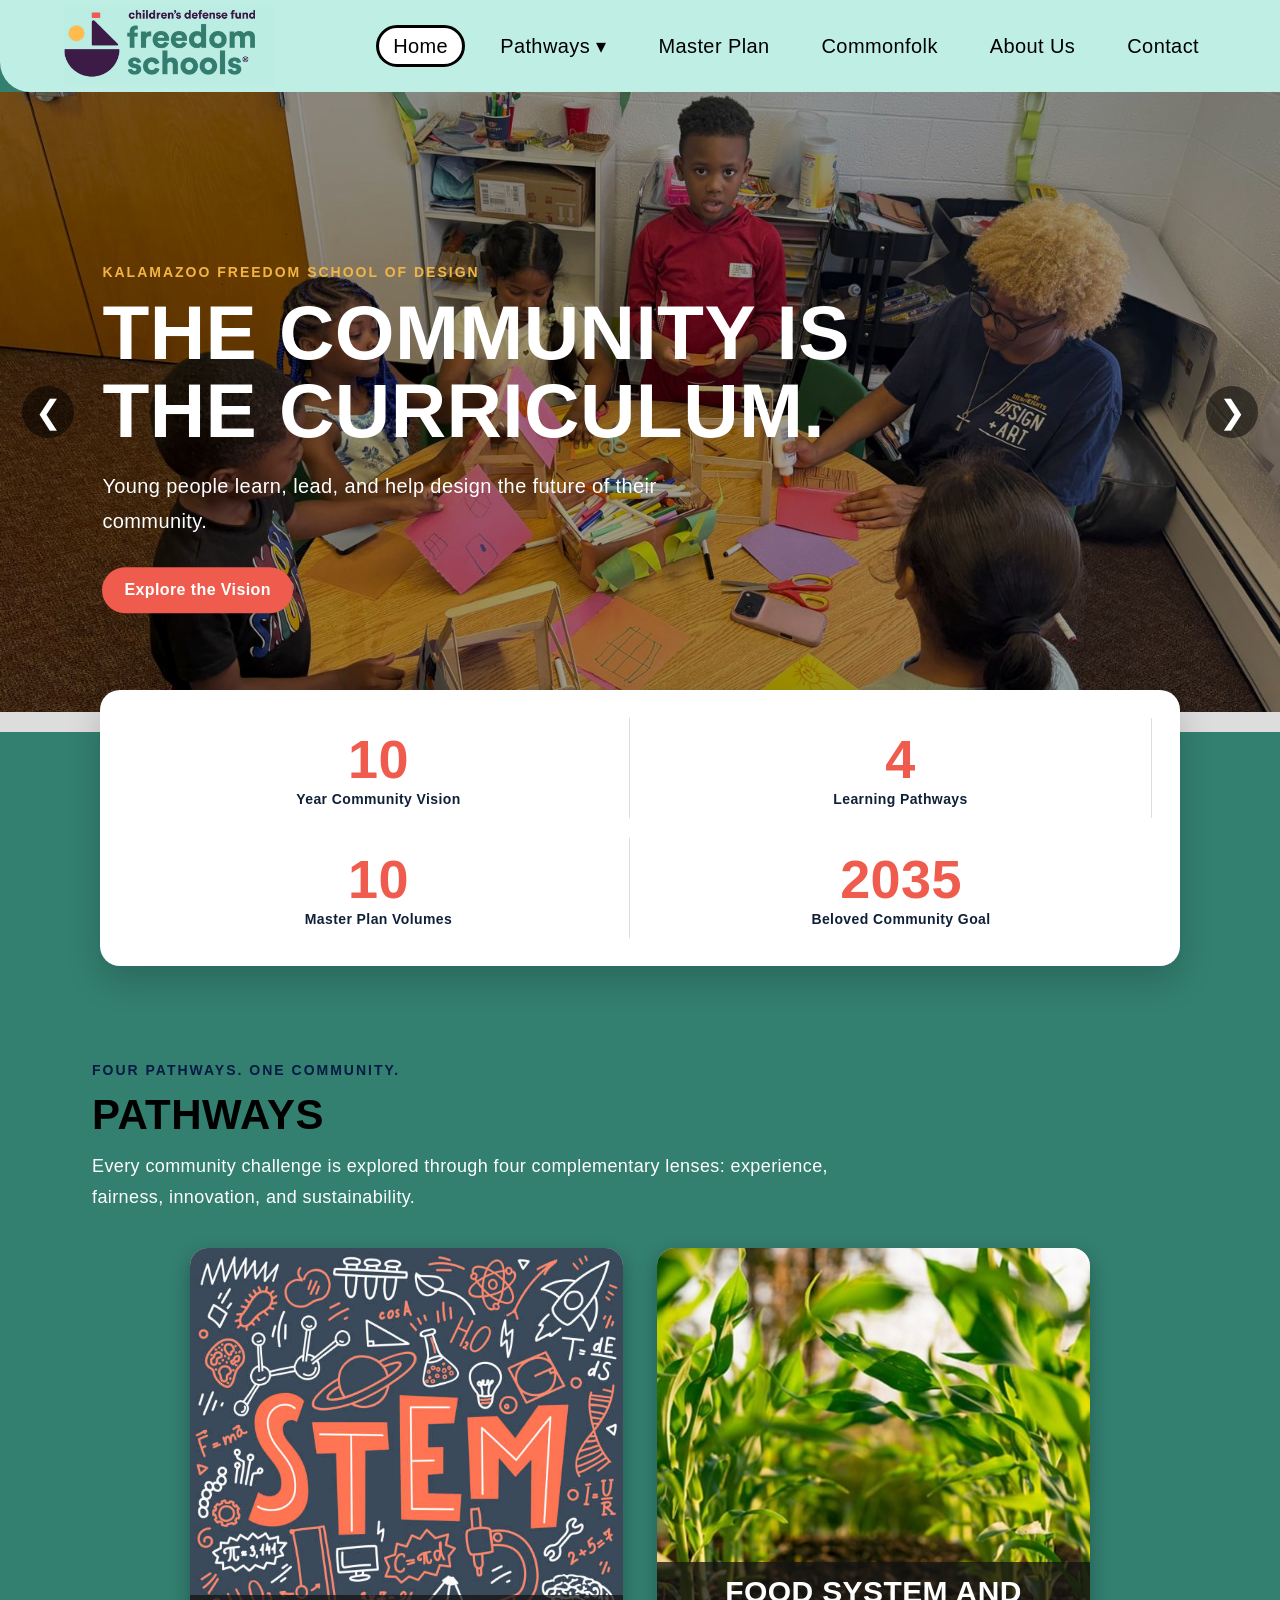
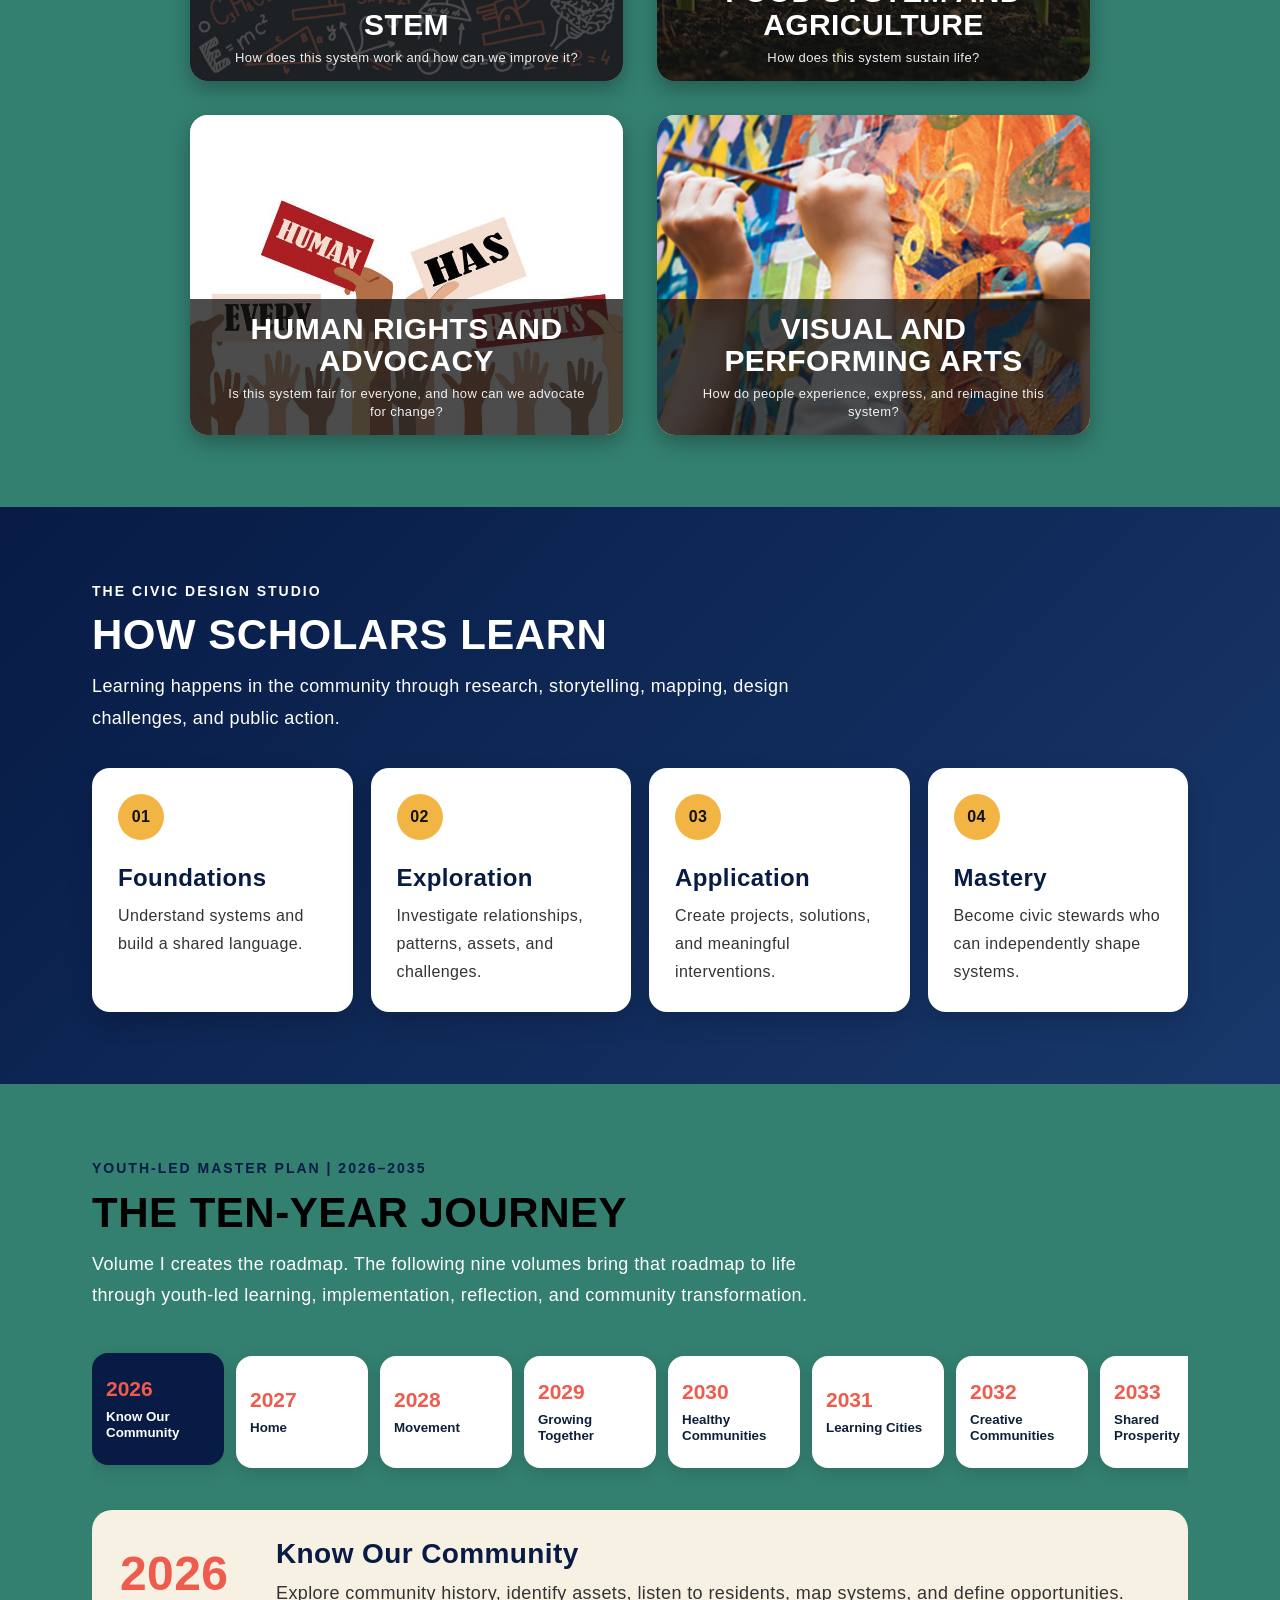
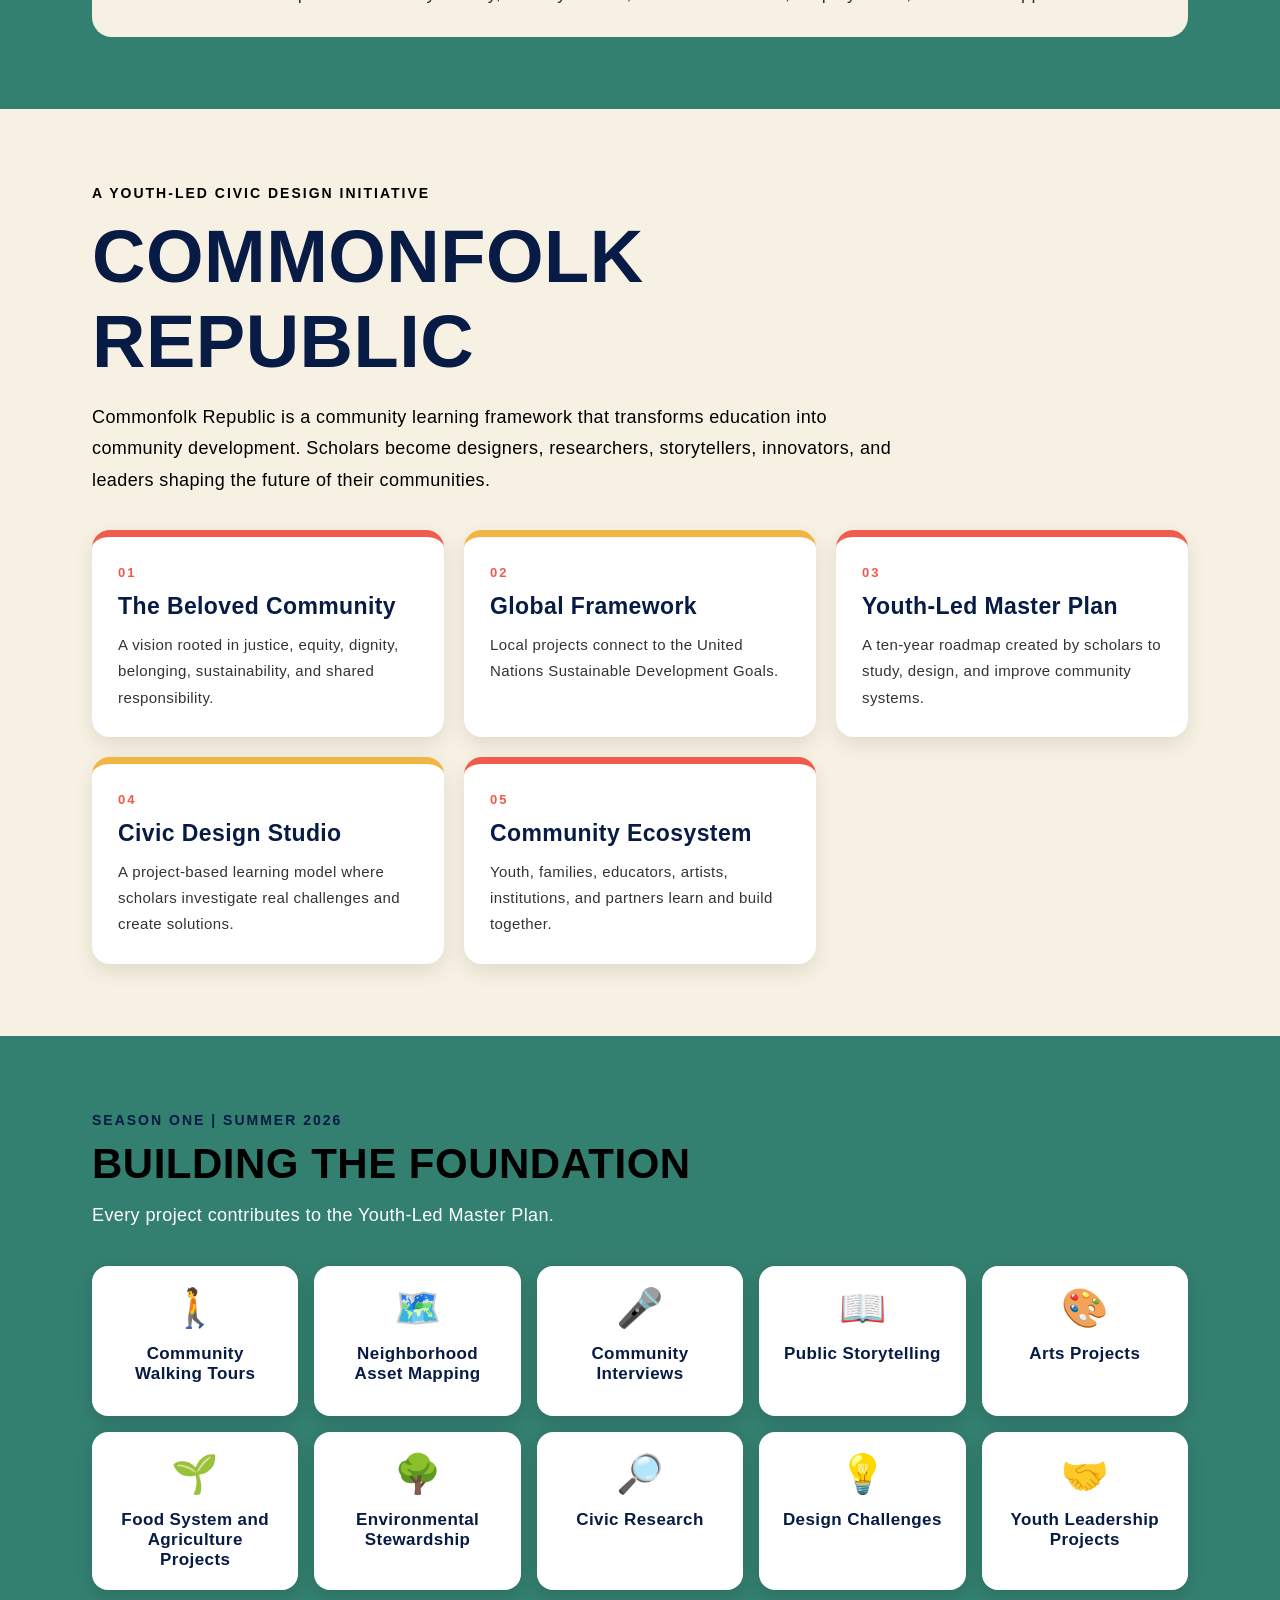
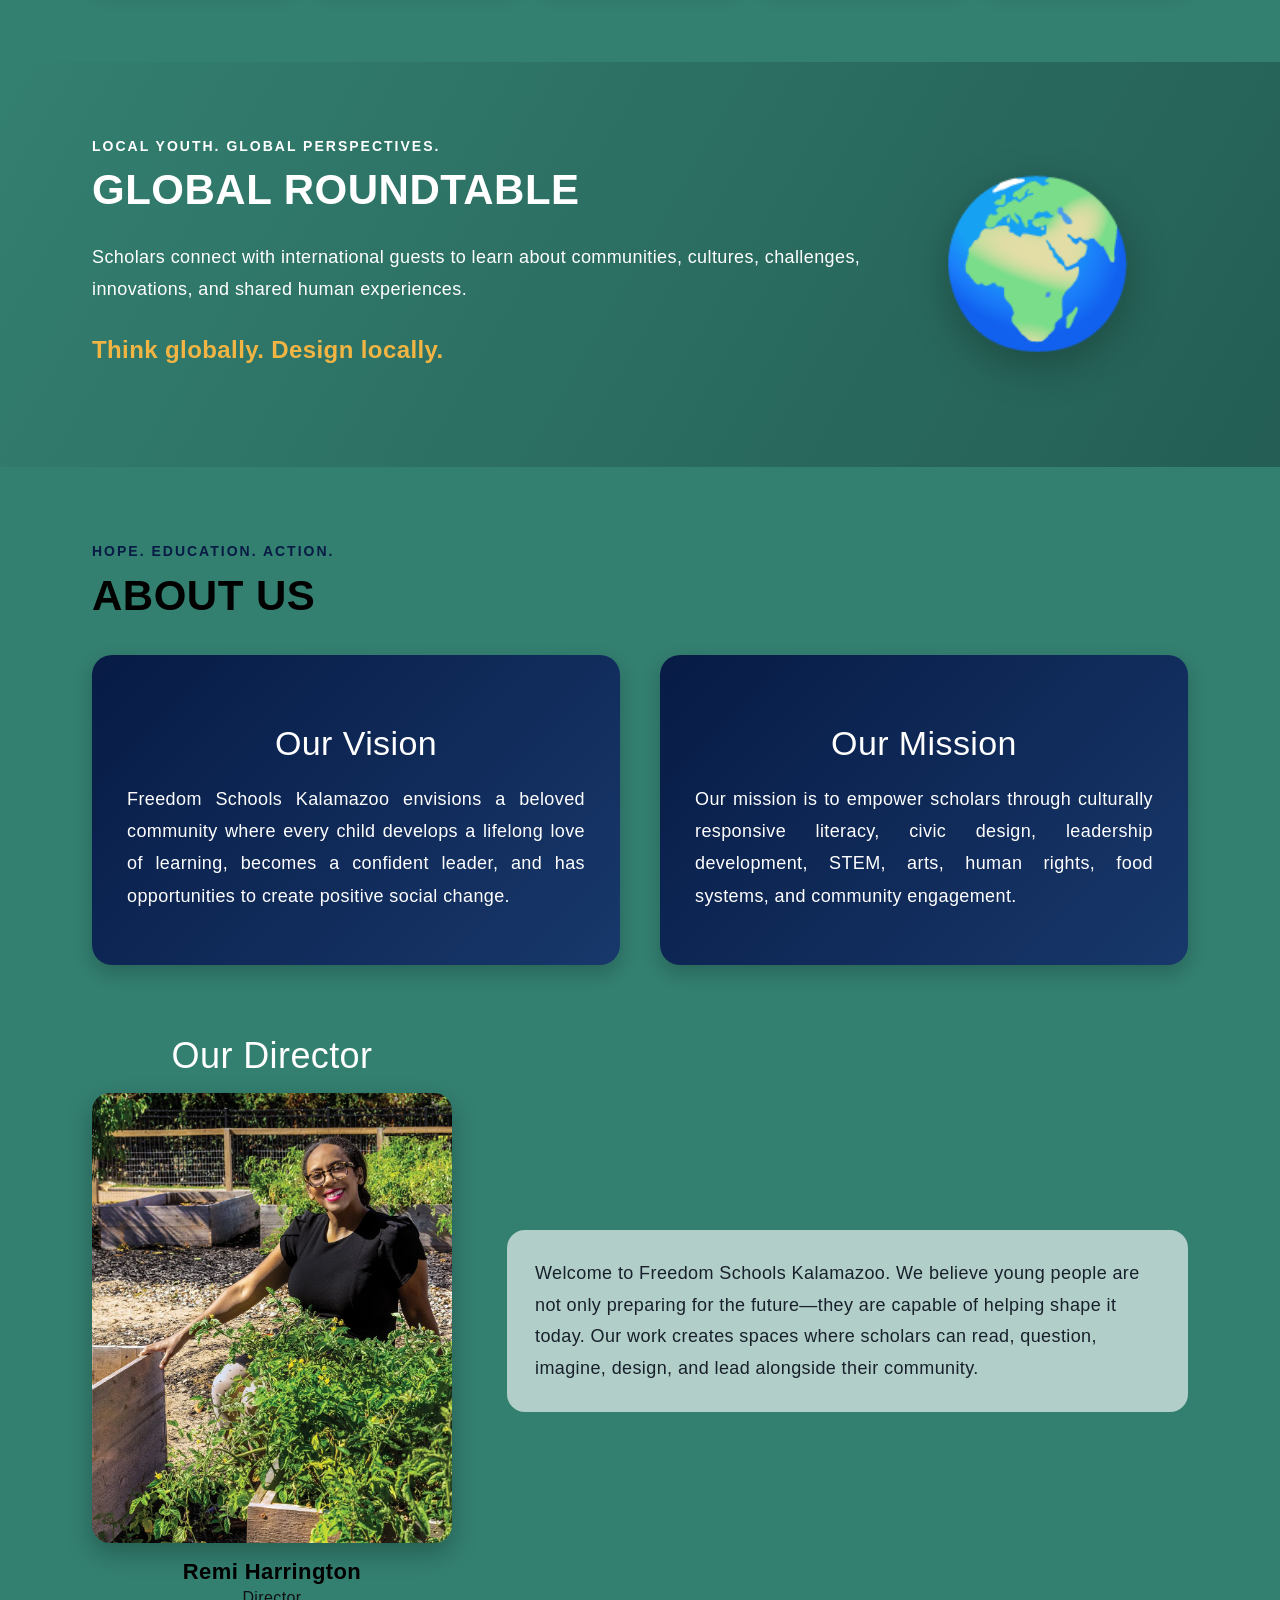
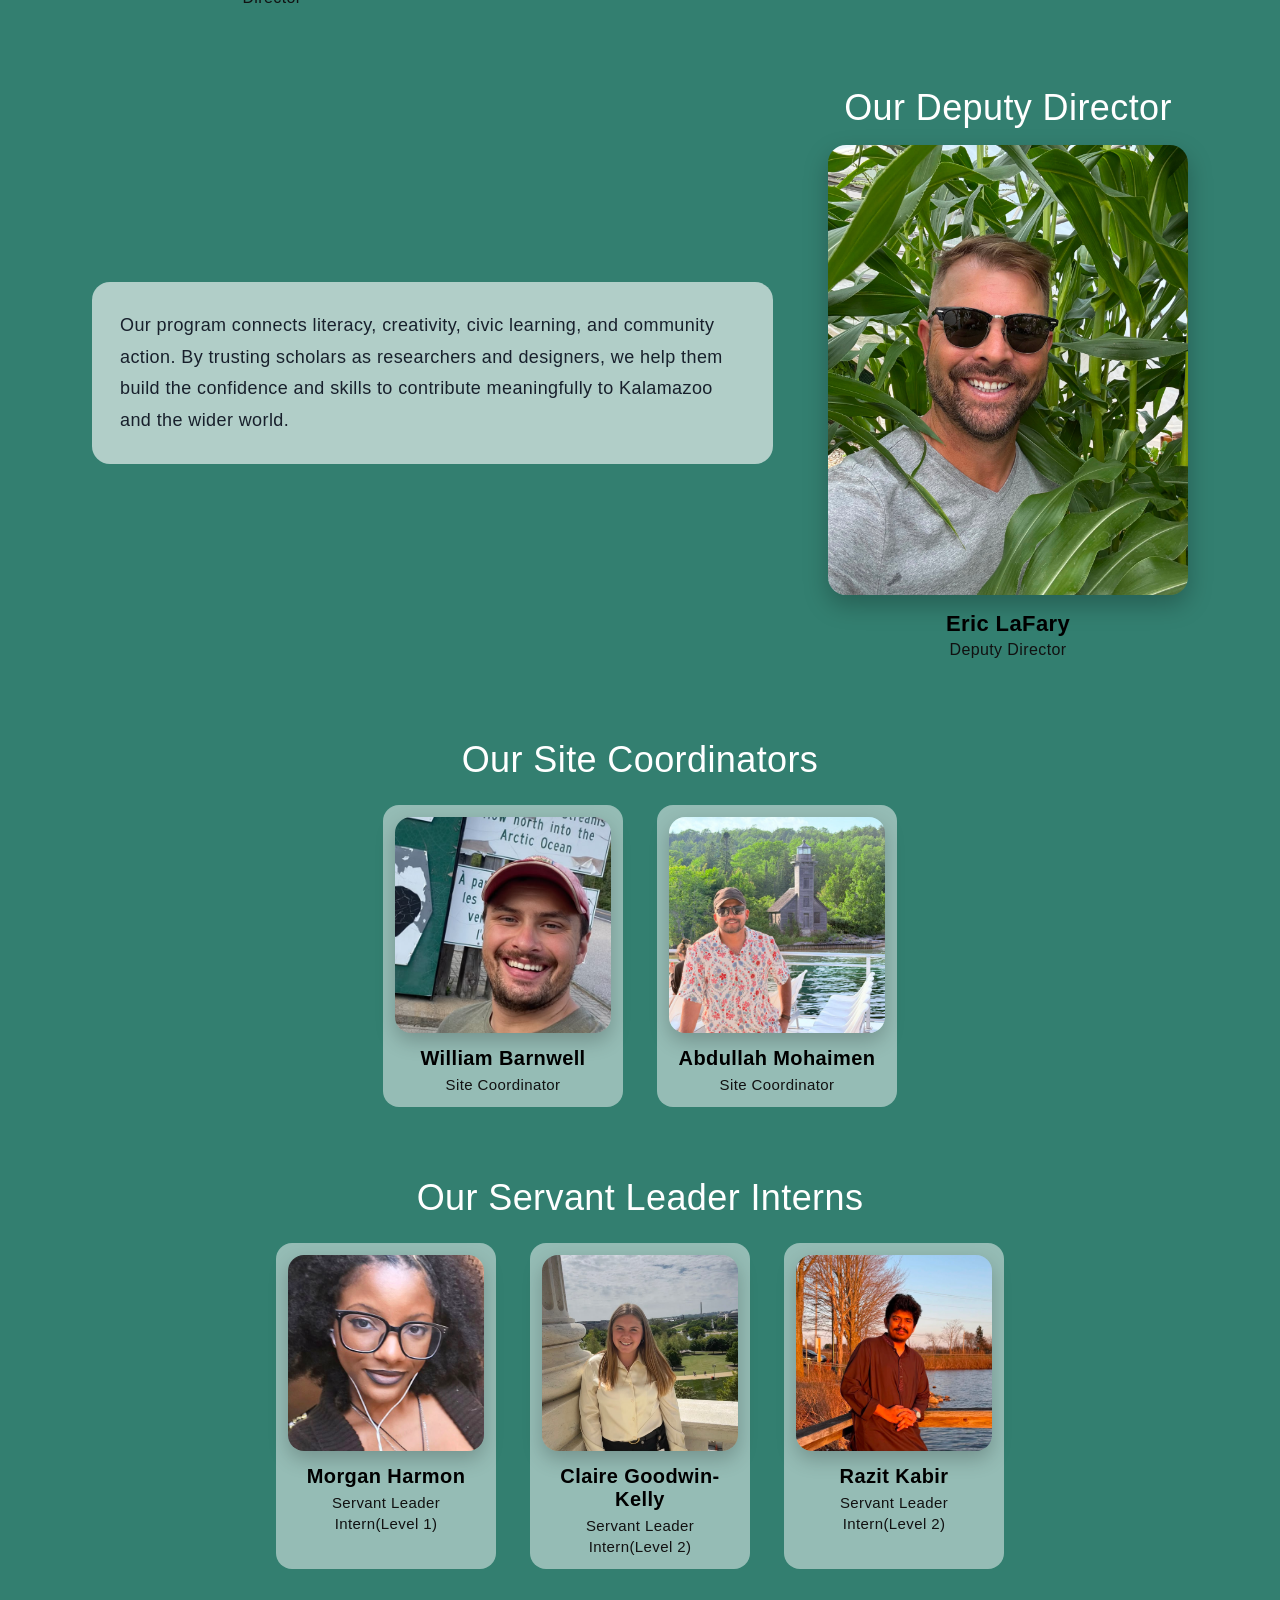
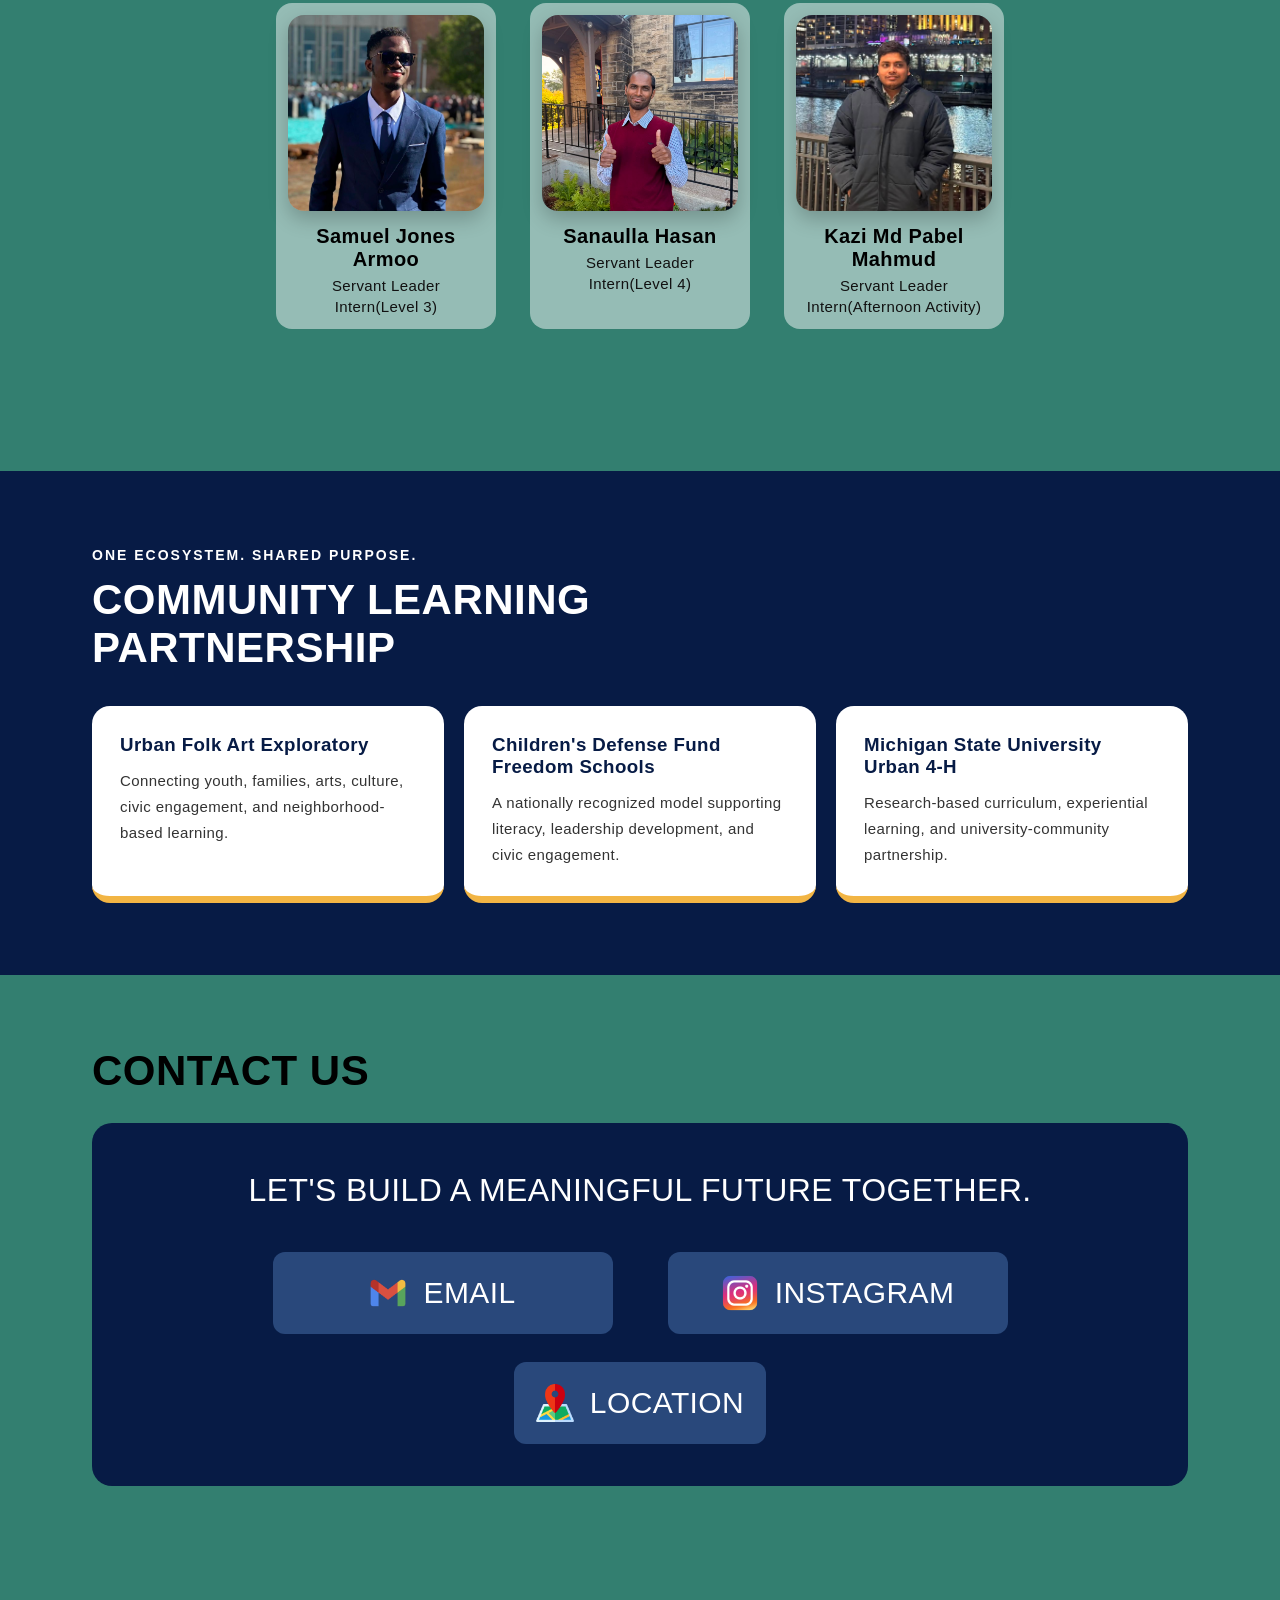
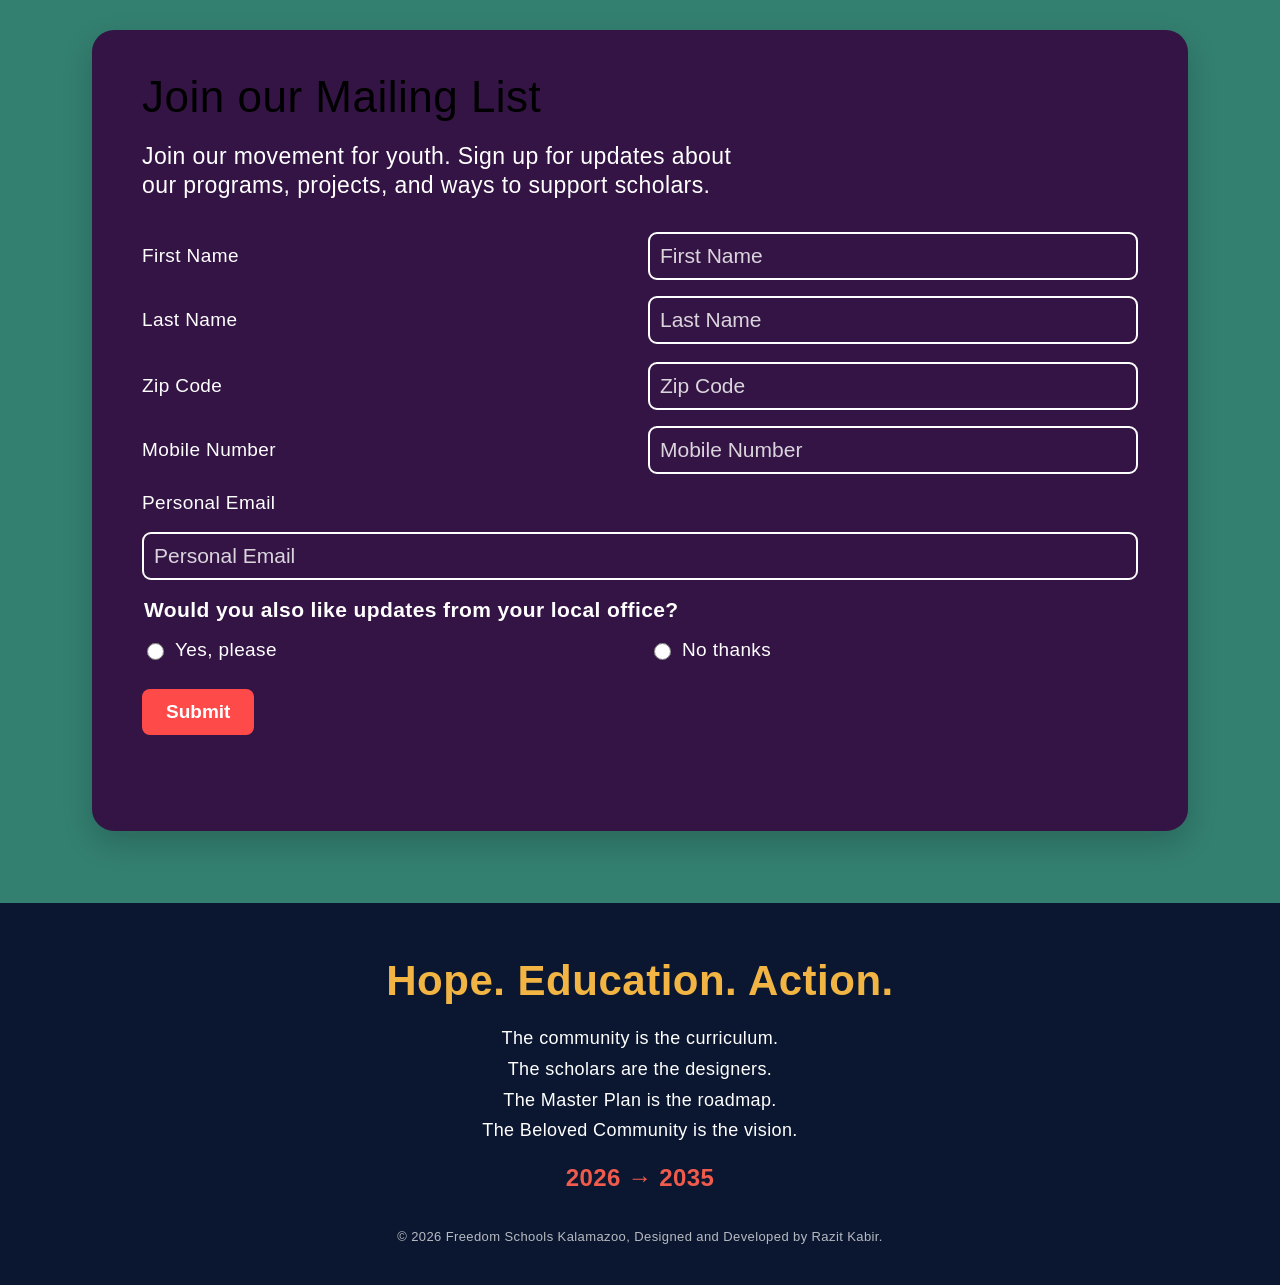
<file: index.html>
<!DOCTYPE html>

<html lang="en">
<head>
<meta charset="utf-8"/>
<meta content="width=device-width, initial-scale=1.0" name="viewport"/>
<meta content="Freedom Schools Kalamazoo and Commonfolk Republic youth-led civic design initiative." name="description"/>
<title>Freedom Schools Kalamazoo</title>
<link href="style.css" rel="stylesheet"/>
</head>
<body data-page="home">
<header class="site-header">
<a aria-label="Freedom Schools home" class="brand" href="#home"><img alt="Children's Defense Fund Freedom Schools logo" src="logo.png"/></a>
<button aria-expanded="false" aria-label="Open menu" class="menu-toggle">☰</button>
<nav aria-label="Main navigation" class="nav">
<a class="nav-link active" data-section="home" href="#home">Home</a>
<div class="nav-item dropdown">
<a class="nav-link" data-section="pathways" href="#pathways">Pathways <span>▾</span></a>
<div class="dropdown-menu">
<a href="stem.html">STEM</a><a href="food-systems.html">Food System and Agriculture</a><a href="human-rights.html">Human Rights and Advocacy</a><a href="arts.html">Visual and Performing Arts</a>
</div>
</div>
<a class="nav-link" data-section="master-plan" href="#master-plan">Master Plan</a>
<a class="nav-link" data-section="commonfolk" href="#commonfolk">Commonfolk</a>
<a class="nav-link" data-section="about" href="#about">About Us</a>
<a class="nav-link" data-section="contact" href="#contact">Contact</a>
</nav>
</header>
<main>
<section aria-label="Freedom School highlights" class="hero home-slider section-observe" id="home">
<div class="slides">
<div class="slide active"><img alt="Freedom School scholars" src="home-slide-1.jpeg"/></div>
<div class="slide"><img alt="STEM pathway activity" src="home-slide-2.jpeg"/></div>
<div class="slide"><img alt="Food System and Agriculture activity" src="home-slide-3.jpeg"/></div>
<div class="slide"><img alt="Human Rights and Advocacy activity" src="home-slide-4.jpeg"/></div>
<div class="slide"><img alt="Visual and Performing Arts pathway activity" src="home-slide-5.jpeg"/></div>
</div>
<button aria-label="Show previous image" class="slider-arrow slider-prev" type="button">❮</button>
<button aria-label="Show next image" class="slider-arrow slider-next" type="button">❯</button>
<div aria-label="Choose slideshow image" class="slider-dots">
<button aria-label="Show image 1" class="slider-dot active" type="button"></button><button aria-label="Show image 2" class="slider-dot" type="button"></button><button aria-label="Show image 3" class="slider-dot" type="button"></button><button aria-label="Show image 4" class="slider-dot" type="button"></button><button aria-label="Show image 5" class="slider-dot" type="button"></button>
</div>
<div class="hero-copy"><p class="eyebrow">Kalamazoo Freedom School of Design</p><h1>THE COMMUNITY IS THE CURRICULUM.</h1><p>Young people learn, lead, and help design the future of their community.</p><a class="hero-cta" href="#commonfolk">Explore the Vision</a></div>
</section>
<section aria-label="Program highlights" class="stats">
<div><strong>10</strong><span>Year Community Vision</span></div><div><strong>4</strong><span>Learning Pathways</span></div><div><strong>10</strong><span>Master Plan Volumes</span></div><div><strong>2035</strong><span>Beloved Community Goal</span></div>
</section>
<section class="content-section section-observe" id="pathways">
<div class="section-intro"><p class="eyebrow">Four pathways. One community.</p><h2>PATHWAYS</h2><p>Every community challenge is explored through four complementary lenses: experience, fairness, innovation, and sustainability.</p></div>
<div class="pathway-grid">
<a class="pathway-card" href="stem.html"><img alt="STEM learning illustration" src="stem-pathway.jpeg"/><span>STEM<small>How does this system work and how can we improve it?</small></span></a>
<a class="pathway-card" href="food-systems.html"><img alt="Young crops growing in soil" src="agriculture-pathway.jpg"/><span>Food System and Agriculture<small>How does this system sustain life?</small></span></a>
<a class="pathway-card" href="human-rights.html"><img alt="Illustration supporting human rights" src="human-rights-pathway.jpg"/><span>Human Rights and Advocacy<small>Is this system fair for everyone, and how can we advocate for change?</small></span></a>
<a class="pathway-card" href="arts.html"><img alt="Children painting artwork" src="arts-pathway.png"/><span>Visual and Performing Arts<small>How do people experience, express, and reimagine this system?</small></span></a>
</div>
</section>
<section class="band-section learning-section" id="learning">
<div class="content-section">
<div class="section-intro light"><p class="eyebrow">The Civic Design Studio</p><h2>HOW SCHOLARS LEARN</h2><p>Learning happens in the community through research, storytelling, mapping, design challenges, and public action.</p></div>
<div class="learning-steps">
<article><b>01</b><h3>Foundations</h3><p>Understand systems and build a shared language.</p></article>
<article><b>02</b><h3>Exploration</h3><p>Investigate relationships, patterns, assets, and challenges.</p></article>
<article><b>03</b><h3>Application</h3><p>Create projects, solutions, and meaningful interventions.</p></article>
<article><b>04</b><h3>Mastery</h3><p>Become civic stewards who can independently shape systems.</p></article>
</div>
</div>
</section>
<section class="content-section section-observe" id="master-plan">
<div class="section-intro"><p class="eyebrow">Youth-Led Master Plan | 2026–2035</p><h2>THE TEN-YEAR JOURNEY</h2><p>Volume I creates the roadmap. The following nine volumes bring that roadmap to life through youth-led learning, implementation, reflection, and community transformation.</p></div>
<div class="timeline" role="list">
<button class="timeline-item active" data-copy="Explore community history, identify assets, listen to residents, map systems, and define opportunities." data-title="Know Our Community" data-year="2026"><strong>2026</strong><span>Know Our Community</span></button>
<button class="timeline-item" data-copy="Explore housing, land, neighborhood identity, public spaces, and place." data-title="Home" data-year="2027"><strong>2027</strong><span>Home</span></button>
<button class="timeline-item" data-copy="Study transportation, mobility, accessibility, infrastructure, and connection." data-title="Movement" data-year="2028"><strong>2028</strong><span>Movement</span></button>
<button class="timeline-item" data-copy="Investigate food, water, agriculture, ecology, and sustainability." data-title="Growing Together" data-year="2029"><strong>2029</strong><span>Growing Together</span></button>
<button class="timeline-item" data-copy="Explore health, wellness, prevention, safety, and community care." data-title="Healthy Communities" data-year="2030"><strong>2030</strong><span>Healthy Communities</span></button>
<button class="timeline-item" data-copy="Study education, lifelong learning, technology, innovation, and knowledge systems." data-title="Learning Cities" data-year="2031"><strong>2031</strong><span>Learning Cities</span></button>
<button class="timeline-item" data-copy="Celebrate culture, arts, storytelling, heritage, identity, and public imagination." data-title="Creative Communities" data-year="2032"><strong>2032</strong><span>Creative Communities</span></button>
<button class="timeline-item" data-copy="Explore entrepreneurship, workforce, local economies, opportunity, and economic mobility." data-title="Shared Prosperity" data-year="2033"><strong>2033</strong><span>Shared Prosperity</span></button>
<button class="timeline-item" data-copy="Study governance, justice, civic participation, leadership, and community decision-making." data-title="Belonging" data-year="2034"><strong>2034</strong><span>Belonging</span></button>
<button class="timeline-item" data-copy="Reflect, evaluate, celebrate, and continue a decade of youth-led civic design." data-title="The Beloved Community" data-year="2035"><strong>2035</strong><span>Beloved Community</span></button>
</div>
<div aria-live="polite" class="timeline-detail"><span id="timeline-year">2026</span><div><h3 id="timeline-title">Know Our Community</h3><p id="timeline-copy">Explore community history, identify assets, listen to residents, map systems, and define opportunities.</p></div></div>
</section>
<section class="commonfolk-section section-observe" id="commonfolk">
<div class="content-section">
<div class="commonfolk-hero"><p class="eyebrow">A Youth-Led Civic Design Initiative</p><h2>COMMONFOLK REPUBLIC</h2><p>Commonfolk Republic is a community learning framework that transforms education into community development. Scholars become designers, researchers, storytellers, innovators, and leaders shaping the future of their communities.</p></div>
<div class="framework-grid">
<article><span>01</span><h3>The Beloved Community</h3><p>A vision rooted in justice, equity, dignity, belonging, sustainability, and shared responsibility.</p></article>
<article><span>02</span><h3>Global Framework</h3><p>Local projects connect to the United Nations Sustainable Development Goals.</p></article>
<article><span>03</span><h3>Youth-Led Master Plan</h3><p>A ten-year roadmap created by scholars to study, design, and improve community systems.</p></article>
<article><span>04</span><h3>Civic Design Studio</h3><p>A project-based learning model where scholars investigate real challenges and create solutions.</p></article>
<article><span>05</span><h3>Community Ecosystem</h3><p>Youth, families, educators, artists, institutions, and partners learn and build together.</p></article>
</div>
</div>
</section>
<section class="content-section projects-section" id="projects">
<div class="section-intro"><p class="eyebrow">Season One | Summer 2026</p><h2>BUILDING THE FOUNDATION</h2><p>Every project contributes to the Youth-Led Master Plan.</p></div>
<div class="project-grid">
<article><span>🚶</span><h3>Community Walking Tours</h3></article><article><span>🗺️</span><h3>Neighborhood Asset Mapping</h3></article><article><span>🎤</span><h3>Community Interviews</h3></article><article><span>📖</span><h3>Public Storytelling</h3></article><article><span>🎨</span><h3>Arts Projects</h3></article><article><span>🌱</span><h3>Food System and Agriculture Projects</h3></article><article><span>🌳</span><h3>Environmental Stewardship</h3></article><article><span>🔎</span><h3>Civic Research</h3></article><article><span>💡</span><h3>Design Challenges</h3></article><article><span>🤝</span><h3>Youth Leadership Projects</h3></article>
</div>
</section>
<section class="band-section global-section" id="global">
<div class="content-section global-layout"><div><p class="eyebrow">Local Youth. Global Perspectives.</p><h2>GLOBAL ROUNDTABLE</h2><p>Scholars connect with international guests to learn about communities, cultures, challenges, innovations, and shared human experiences.</p><p class="global-tagline">Think globally. Design locally.</p></div><div aria-hidden="true" class="globe-mark">🌍</div></div>
</section>
<section class="content-section about section-observe" id="about">
<div class="section-intro"><p class="eyebrow">Hope. Education. Action.</p><h2>ABOUT US</h2></div>
<section class="vision-mission"><div class="vm-card"><h3>Our Vision</h3><p>Freedom Schools Kalamazoo envisions a beloved community where every child develops a lifelong love of learning, becomes a confident leader, and has opportunities to create positive social change.</p></div><div class="vm-card"><h3>Our Mission</h3><p>Our mission is to empower scholars through culturally responsive literacy, civic design, leadership development, STEM, arts, human rights, food systems, and community engagement.</p></div></section>
<article class="leader-profile director-profile"><div class="leader-photo-card"><h3>Our Director</h3><img alt="Director of Freedom Schools Kalamazoo" src="director.webp"/><h4>Remi Harrington</h4><span>Director</span></div><div class="leader-message"><p>Welcome to Freedom Schools Kalamazoo. We believe young people are not only preparing for the future—they are capable of helping shape it today. Our work creates spaces where scholars can read, question, imagine, design, and lead alongside their community.</p></div></article>
<article class="leader-profile co-director-profile"><div class="leader-message"><p>Our program connects literacy, creativity, civic learning, and community action. By trusting scholars as researchers and designers, we help them build the confidence and skills to contribute meaningfully to Kalamazoo and the wider world.</p></div><div class="leader-photo-card"><h3>Our Deputy Director</h3><img alt="Co-Director of Freedom Schools Kalamazoo" src="co-director.jpeg"/><h4>Eric LaFary</h4><span>Deputy Director</span></div></article>
<h3 class="center-title">Our Site Coordinators</h3><div class="team-grid coordinators-grid"><article class="team-card"><img alt="Site Coordinator" src="site-coordinator-1.jpeg"/><h4>William Barnwell</h4><p>Site Coordinator</p></article><article class="team-card"><img alt="Site Coordinator" src="site-coordinator-2.jpeg"/><h4>Abdullah Mohaimen</h4><p>Site Coordinator</p></article></div>
<h3 class="center-title">Our Servant Leader Interns</h3><div class="team-grid sli-grid"><article class="team-card"><img alt="Servant Leader Intern" src="sli-1.jpeg"/><h4>Morgan Harmon</h4><p>Servant Leader Intern(Level 1)</p></article><article class="team-card"><img alt="Servant Leader Intern" src="sli-2.jpeg"/><h4>Claire Goodwin-Kelly</h4><p>Servant Leader Intern(Level 2)</p></article><article class="team-card"><img alt="Servant Leader Intern" src="sli-3.jpeg"/><h4>Razit Kabir</h4><p>Servant Leader Intern(Level 2)</p></article><article class="team-card"><img alt="Servant Leader Intern" src="sli-4.jpeg"/><h4>Samuel Jones Armoo</h4><p>Servant Leader Intern(Level 3)</p></article><article class="team-card"><img alt="Servant Leader Intern" src="sli-5.jpeg"/><h4>Sanaulla Hasan</h4><p>Servant Leader Intern(Level 4)</p></article><article class="team-card"><img alt="Servant Leader Intern" src="sli-6.jpeg"/><h4>Kazi Md Pabel Mahmud</h4><p>Servant Leader Intern(Afternoon Activity)</p></article></div>
</section>
<section class="partners-section" id="partners"><div class="content-section"><div class="section-intro light"><p class="eyebrow">One Ecosystem. Shared Purpose.</p><h2>COMMUNITY LEARNING PARTNERSHIP</h2></div><div class="partner-grid"><article><h3>Urban Folk Art Exploratory</h3><p>Connecting youth, families, arts, culture, civic engagement, and neighborhood-based learning.</p></article><article><h3>Children's Defense Fund Freedom Schools</h3><p>A nationally recognized model supporting literacy, leadership development, and civic engagement.</p></article><article><h3>Michigan State University Urban 4-H</h3><p>Research-based curriculum, experiential learning, and university-community partnership.</p></article></div></div></section>
<section class="content-section contact section-observe" id="contact"><h2>CONTACT US</h2><div class="contact-card"><h3>LET'S BUILD A MEANINGFUL FUTURE TOGETHER.</h3><div class="contact-buttons"><a class="contact-btn email" href="mailto:example@example.com"><img alt="" src="communication.png"/> EMAIL</a><a class="contact-btn instagram" href="https://www.instagram.com/" rel="noopener" target="_blank"><img alt="" src="instagram.png"/> INSTAGRAM</a><a class="contact-btn location" href="https://www.google.com/maps/search/Kalamazoo+Freedom+School" rel="noopener" target="_blank"><img alt="" src="map.png"/> LOCATION</a></div></div></section>
<section class="content-section mailing-list" id="mailing-list"><div class="mailing-card"><h2>Join our Mailing List</h2><p>Join our movement for youth. Sign up for updates about our programs, projects, and ways to support scholars.</p><form action="#" class="mailing-form" id="mailing-form" method="post"><div class="form-row"><label class="sr-only" for="first-name">First Name</label><input id="first-name" name="first_name" placeholder="First Name" required="" type="text"/><label class="sr-only" for="last-name">Last Name</label><input id="last-name" name="last_name" placeholder="Last Name" required="" type="text"/></div><div class="form-row"><label class="sr-only" for="zip-code">Zip Code</label><input id="zip-code" name="zip_code" placeholder="Zip Code" required="" type="text"/><label class="sr-only" for="mobile-number">Mobile Number</label><input id="mobile-number" name="mobile_number" placeholder="Mobile Number" type="tel"/></div><label class="sr-only" for="personal-email">Personal Email</label><input id="personal-email" name="email" placeholder="Personal Email" required="" type="email"/><fieldset><legend>Would you also like updates from your local office?</legend><label><input name="local_updates" required="" type="radio" value="Yes"/> Yes, please</label><label><input name="local_updates" type="radio" value="No"/> No thanks</label></fieldset><button type="submit">Submit</button><p aria-live="polite" class="form-status" id="form-status"></p></form></div></section>
</main>
<footer class="site-footer"><div><h2>Hope. Education. Action.</h2><p>The community is the curriculum.<br/>The scholars are the designers.<br/>The Master Plan is the roadmap.<br/>The Beloved Community is the vision.</p><strong>2026 → 2035</strong></div><p class="copyright">© 2026 Freedom Schools Kalamazoo, Designed and Developed by Razit Kabir.</p></footer>
<script src="main.js"></script>
</body>
</html>
</file>
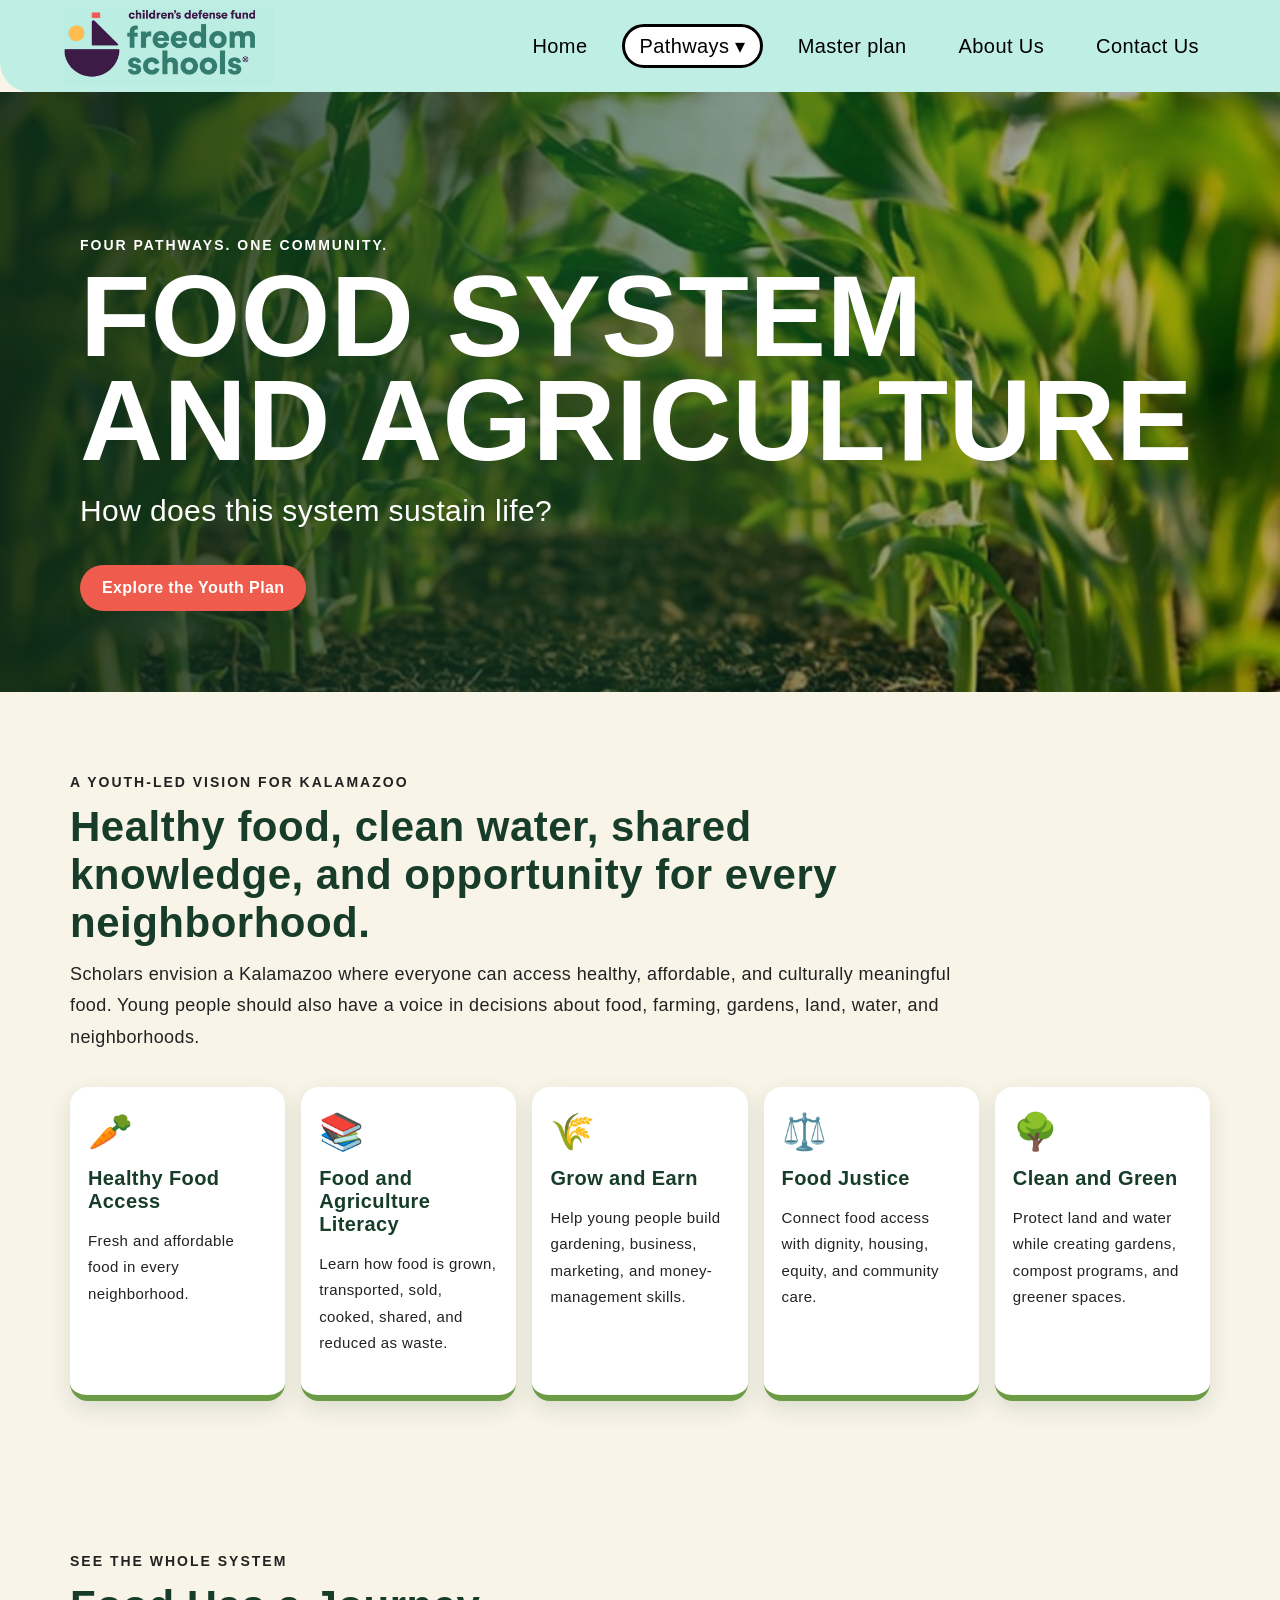
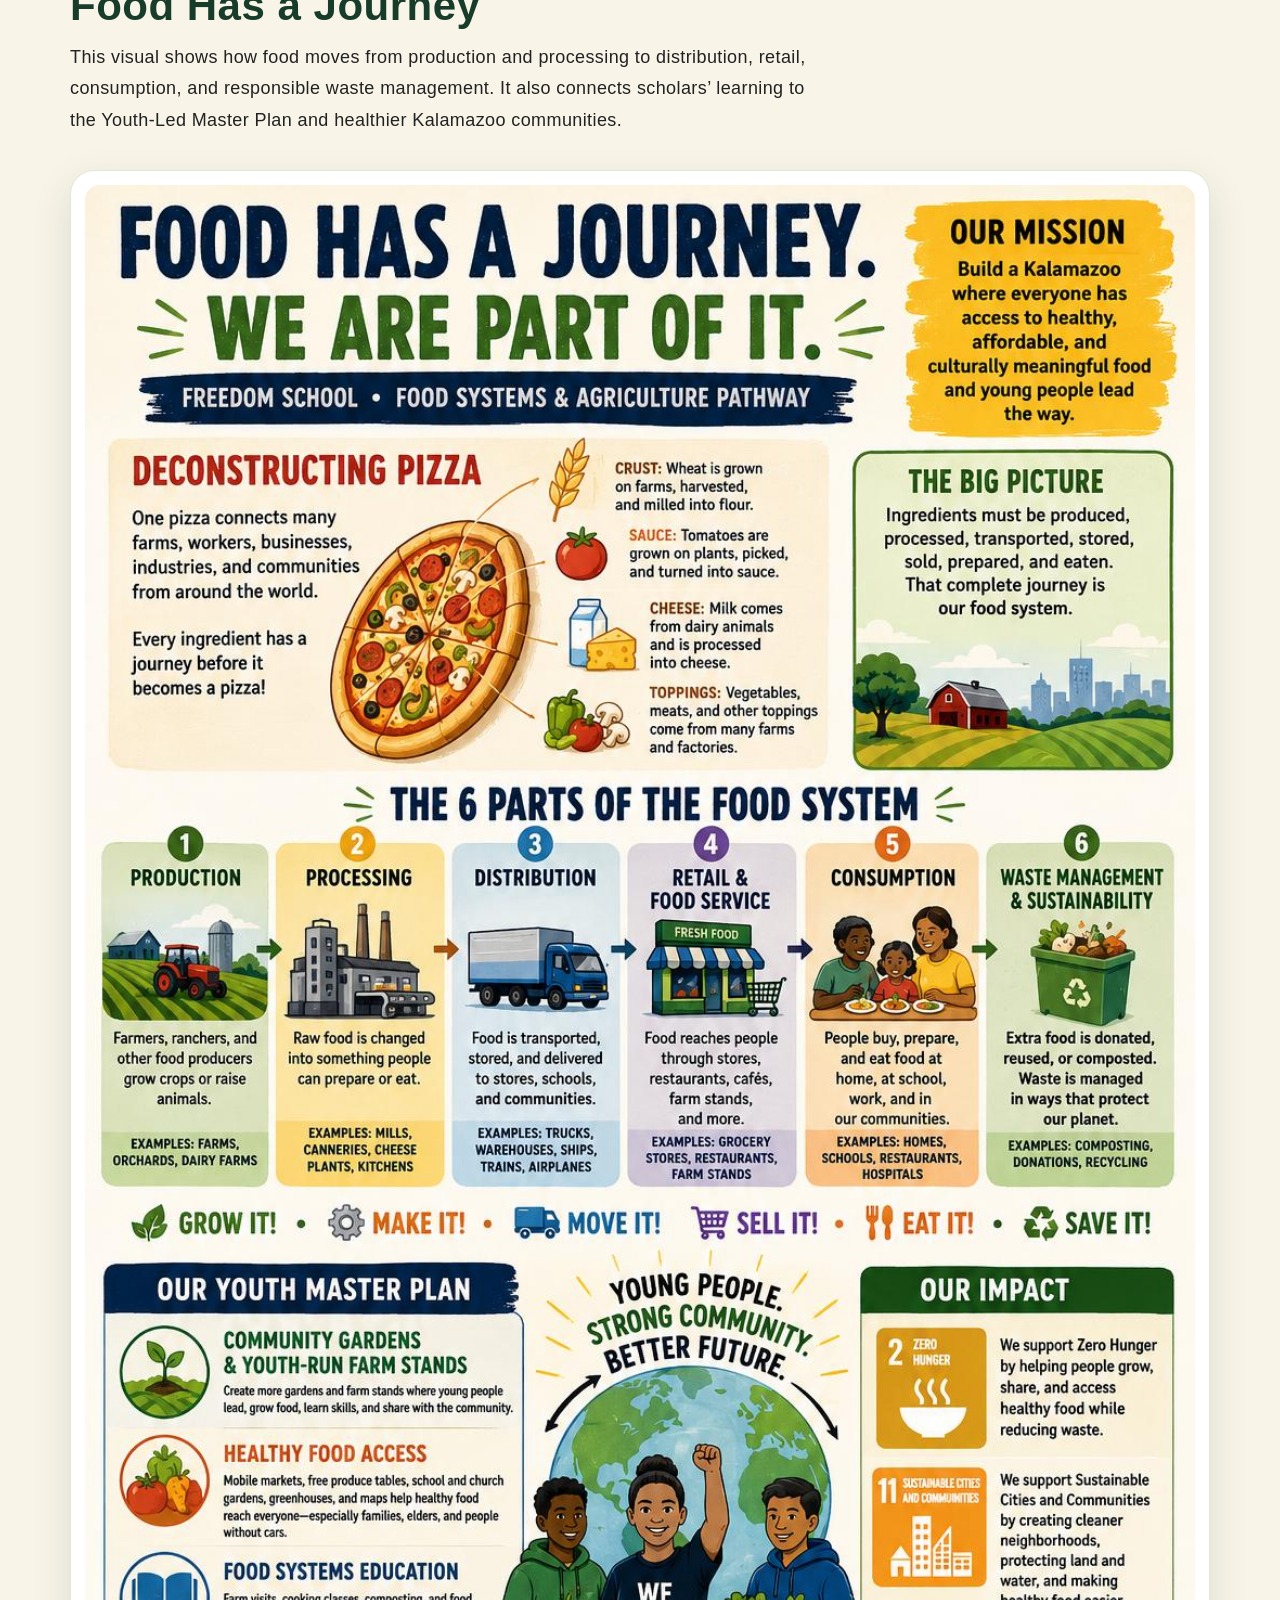
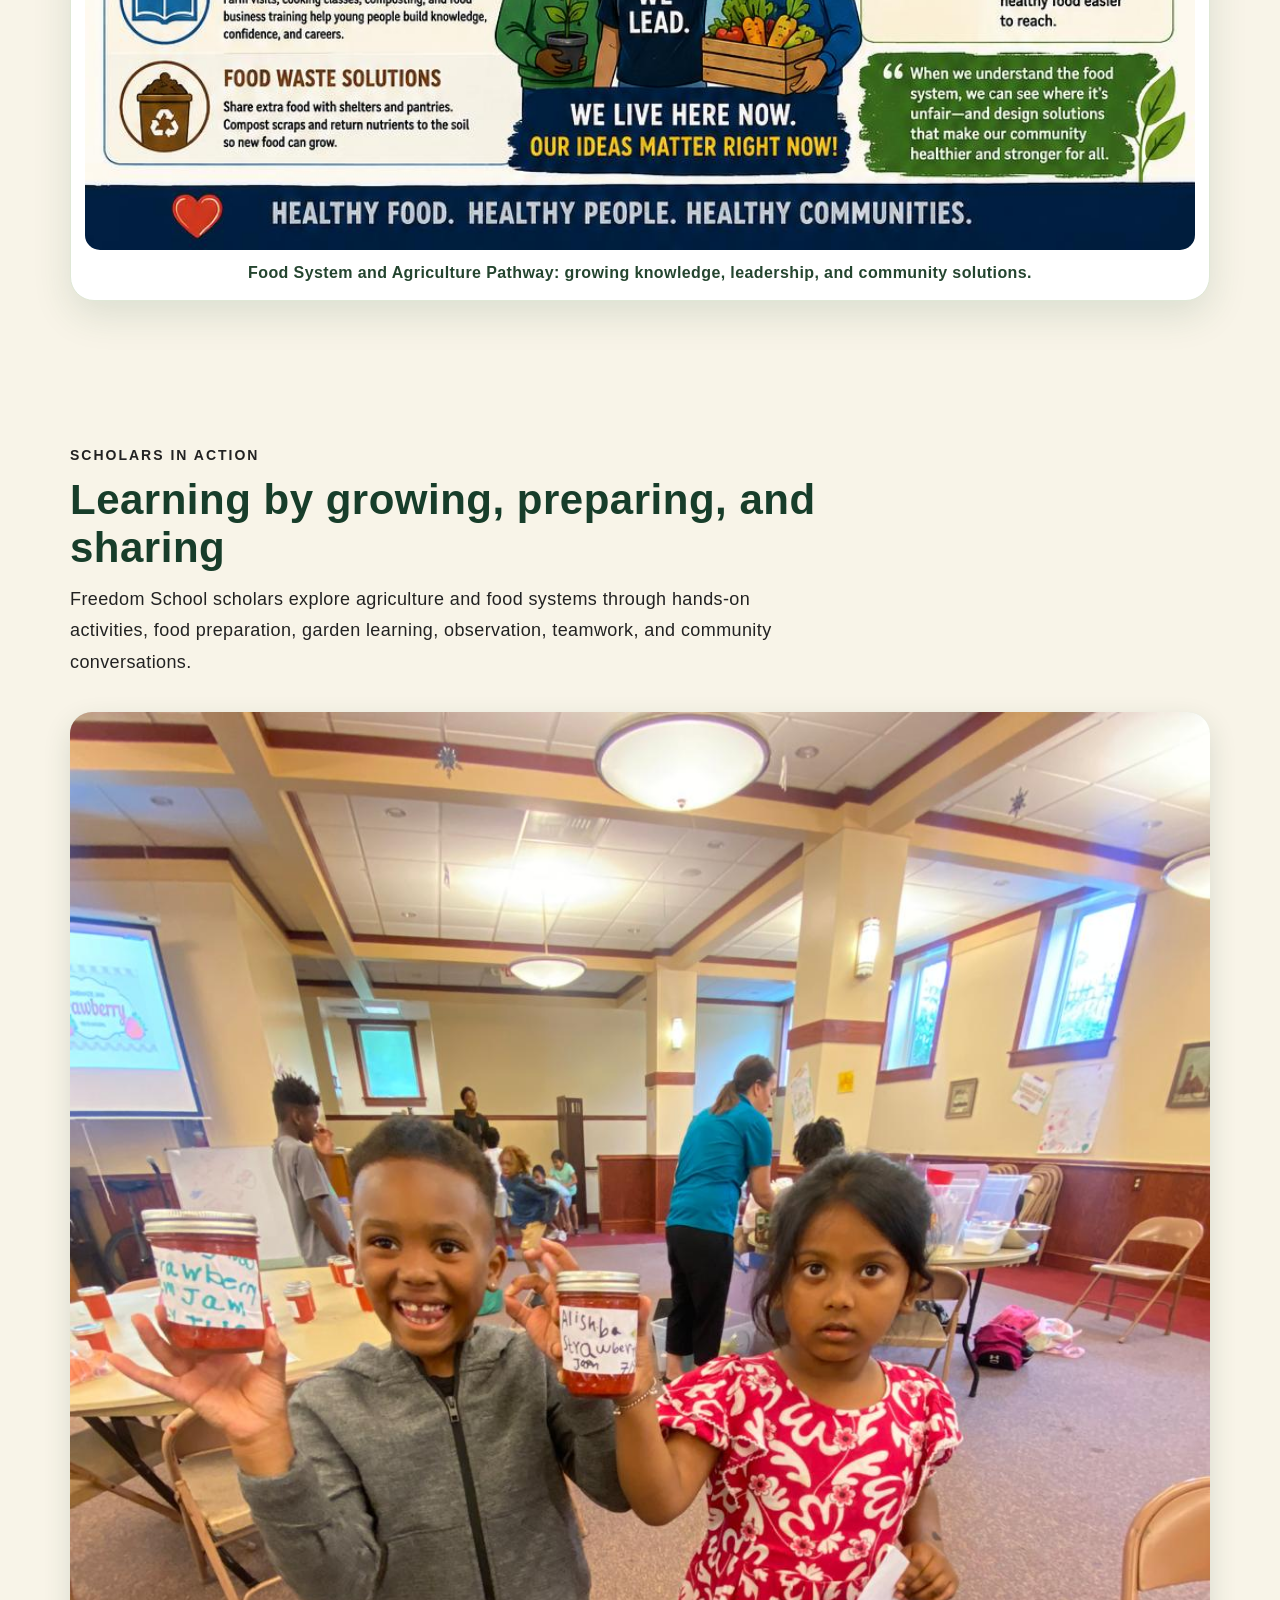
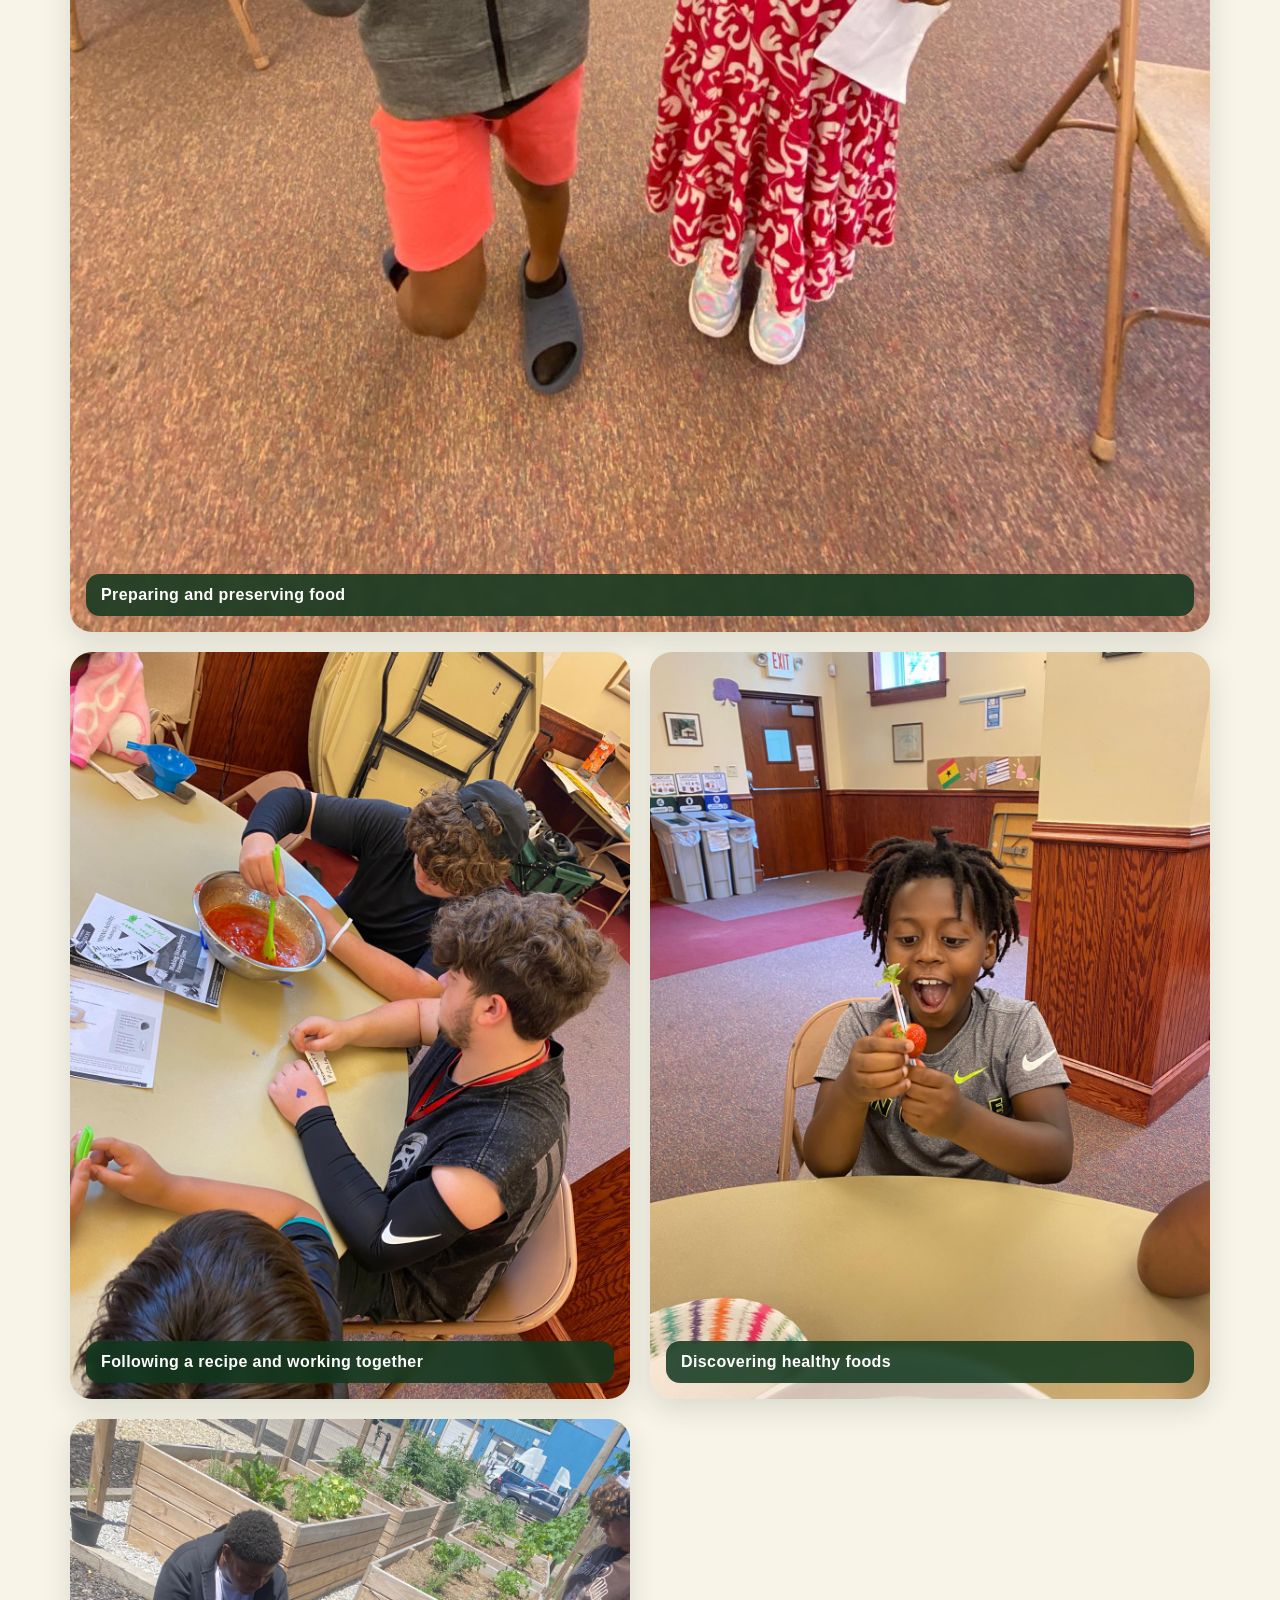
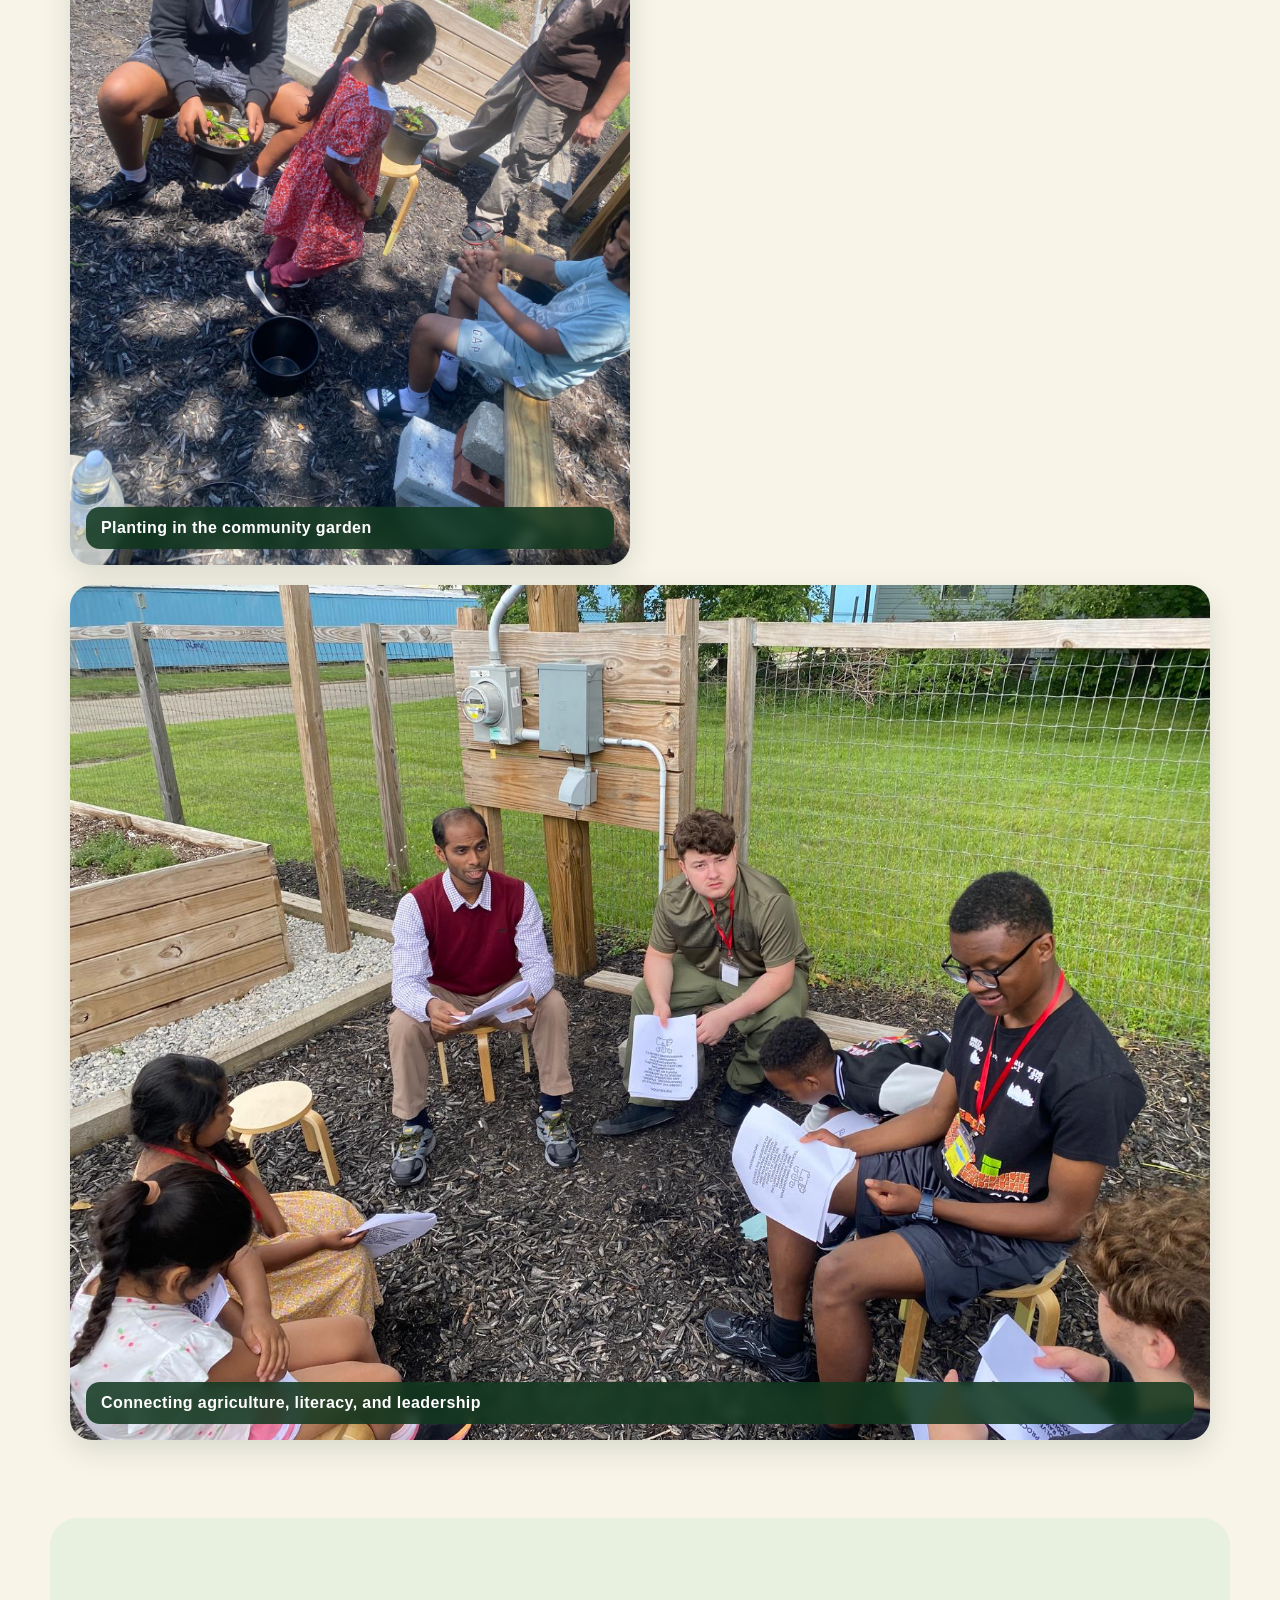
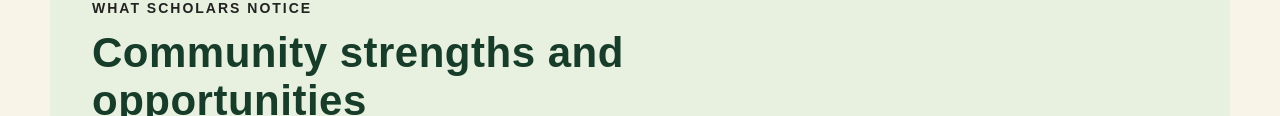
<file: agriculture.html>
<!doctype html><html lang="en"><head><meta charset="utf-8"><meta http-equiv="refresh" content="0; url=food-systems.html"><link rel="canonical" href="food-systems.html"><title>Food System and Agriculture</title></head><body><p>This pathway is now called <a href="food-systems.html">Food System and Agriculture</a>.</p></body></html>
</file>
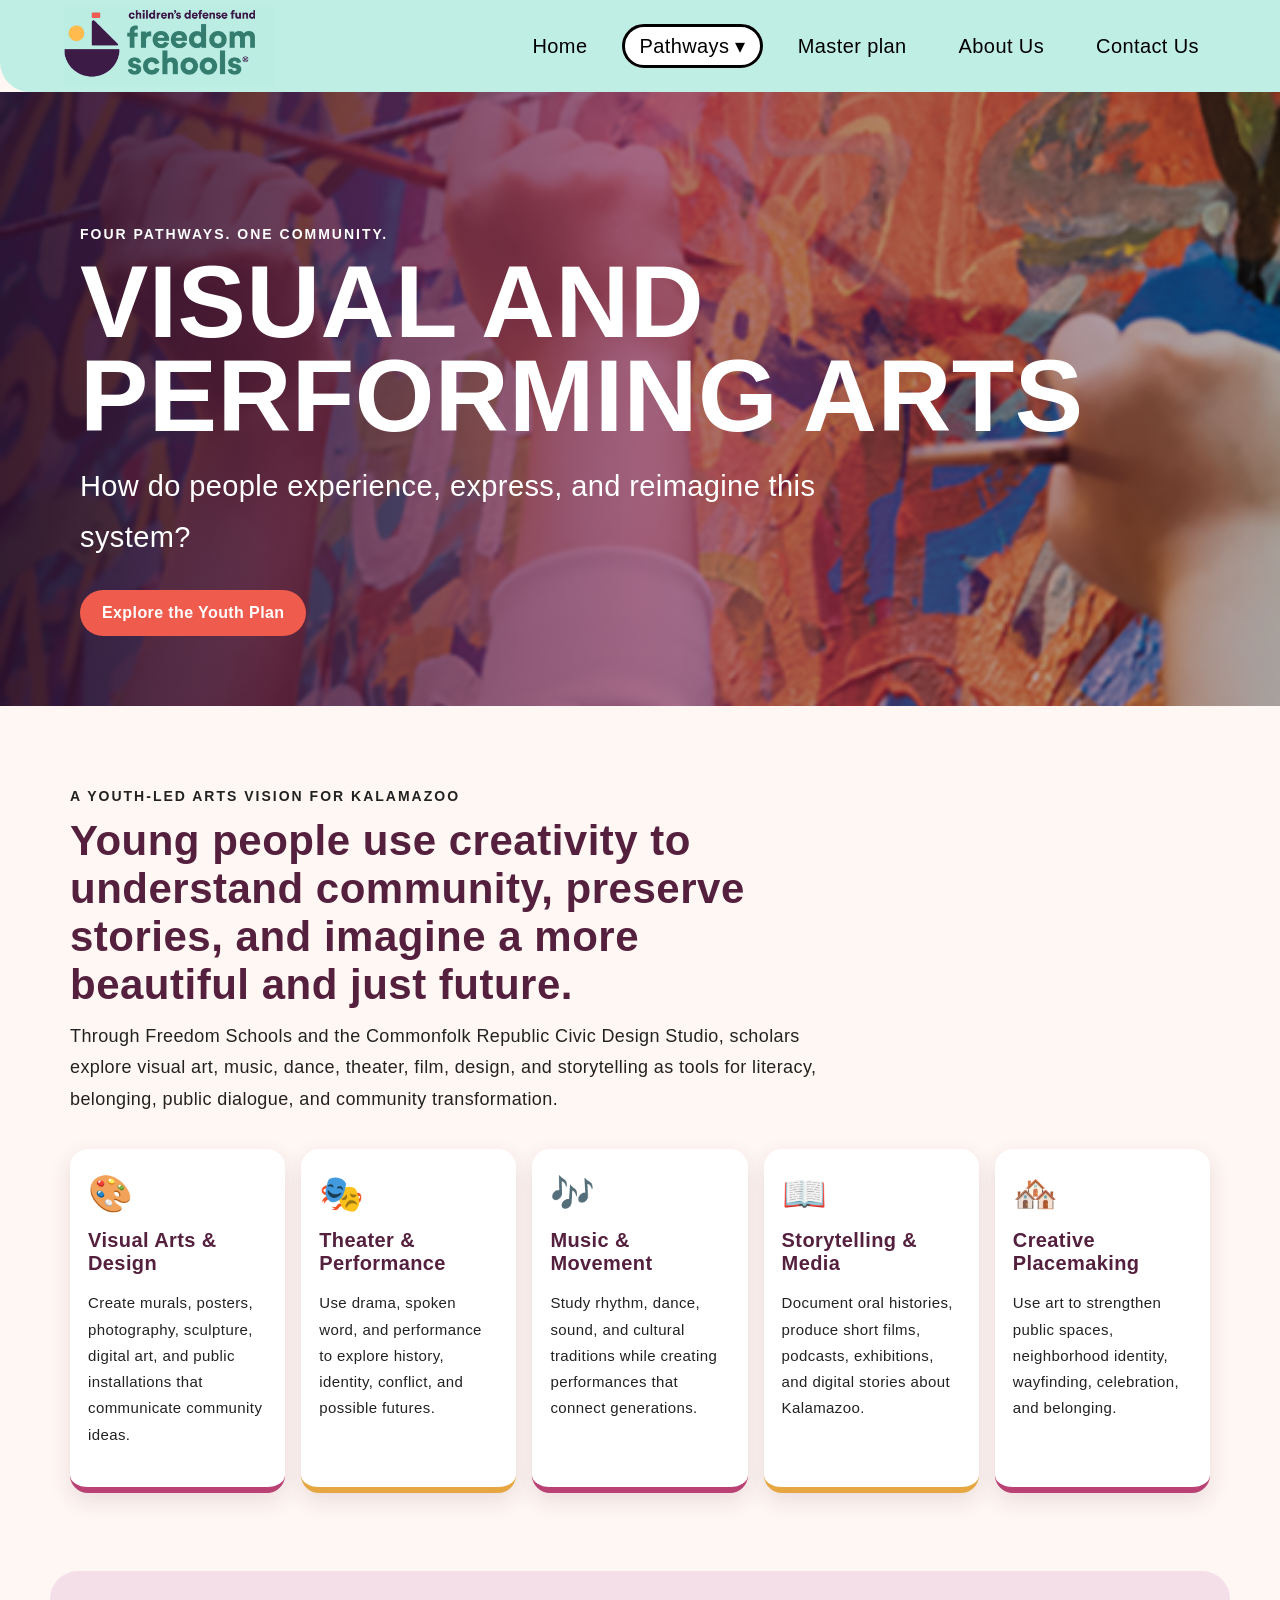
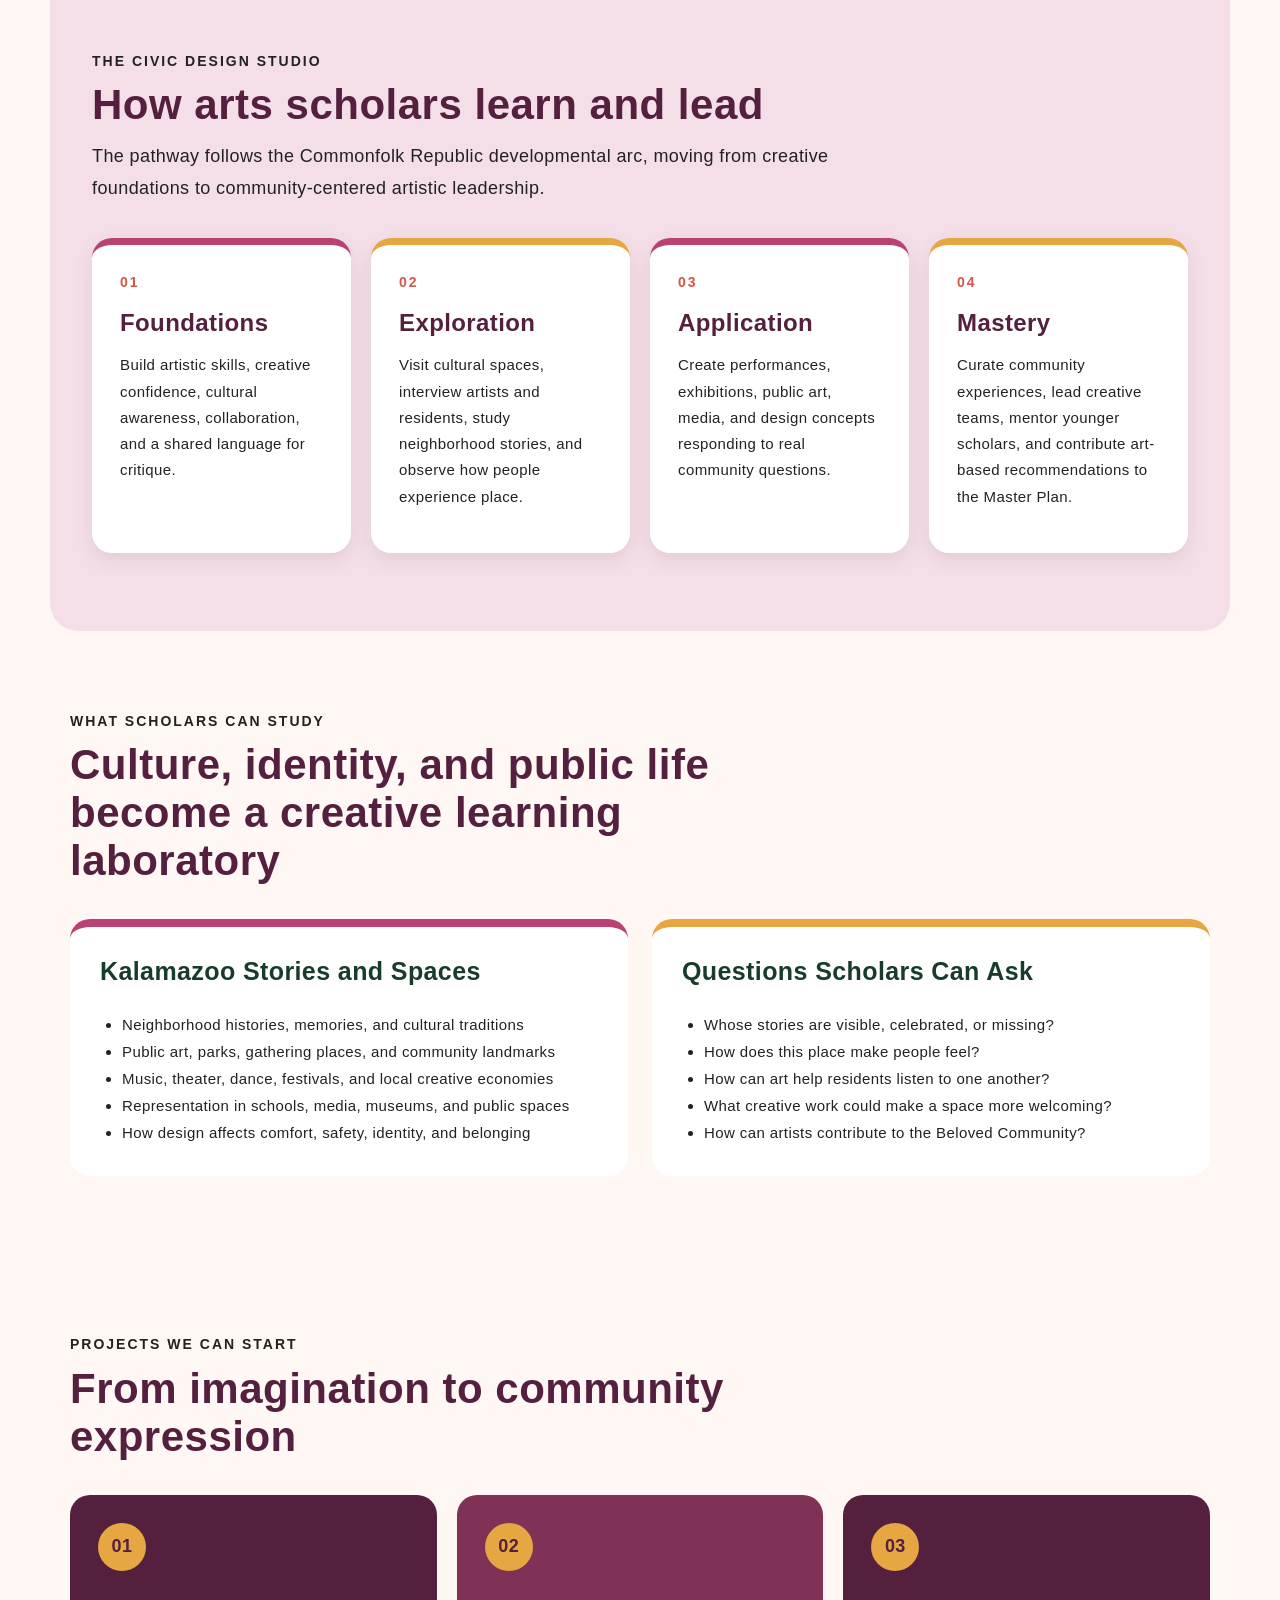
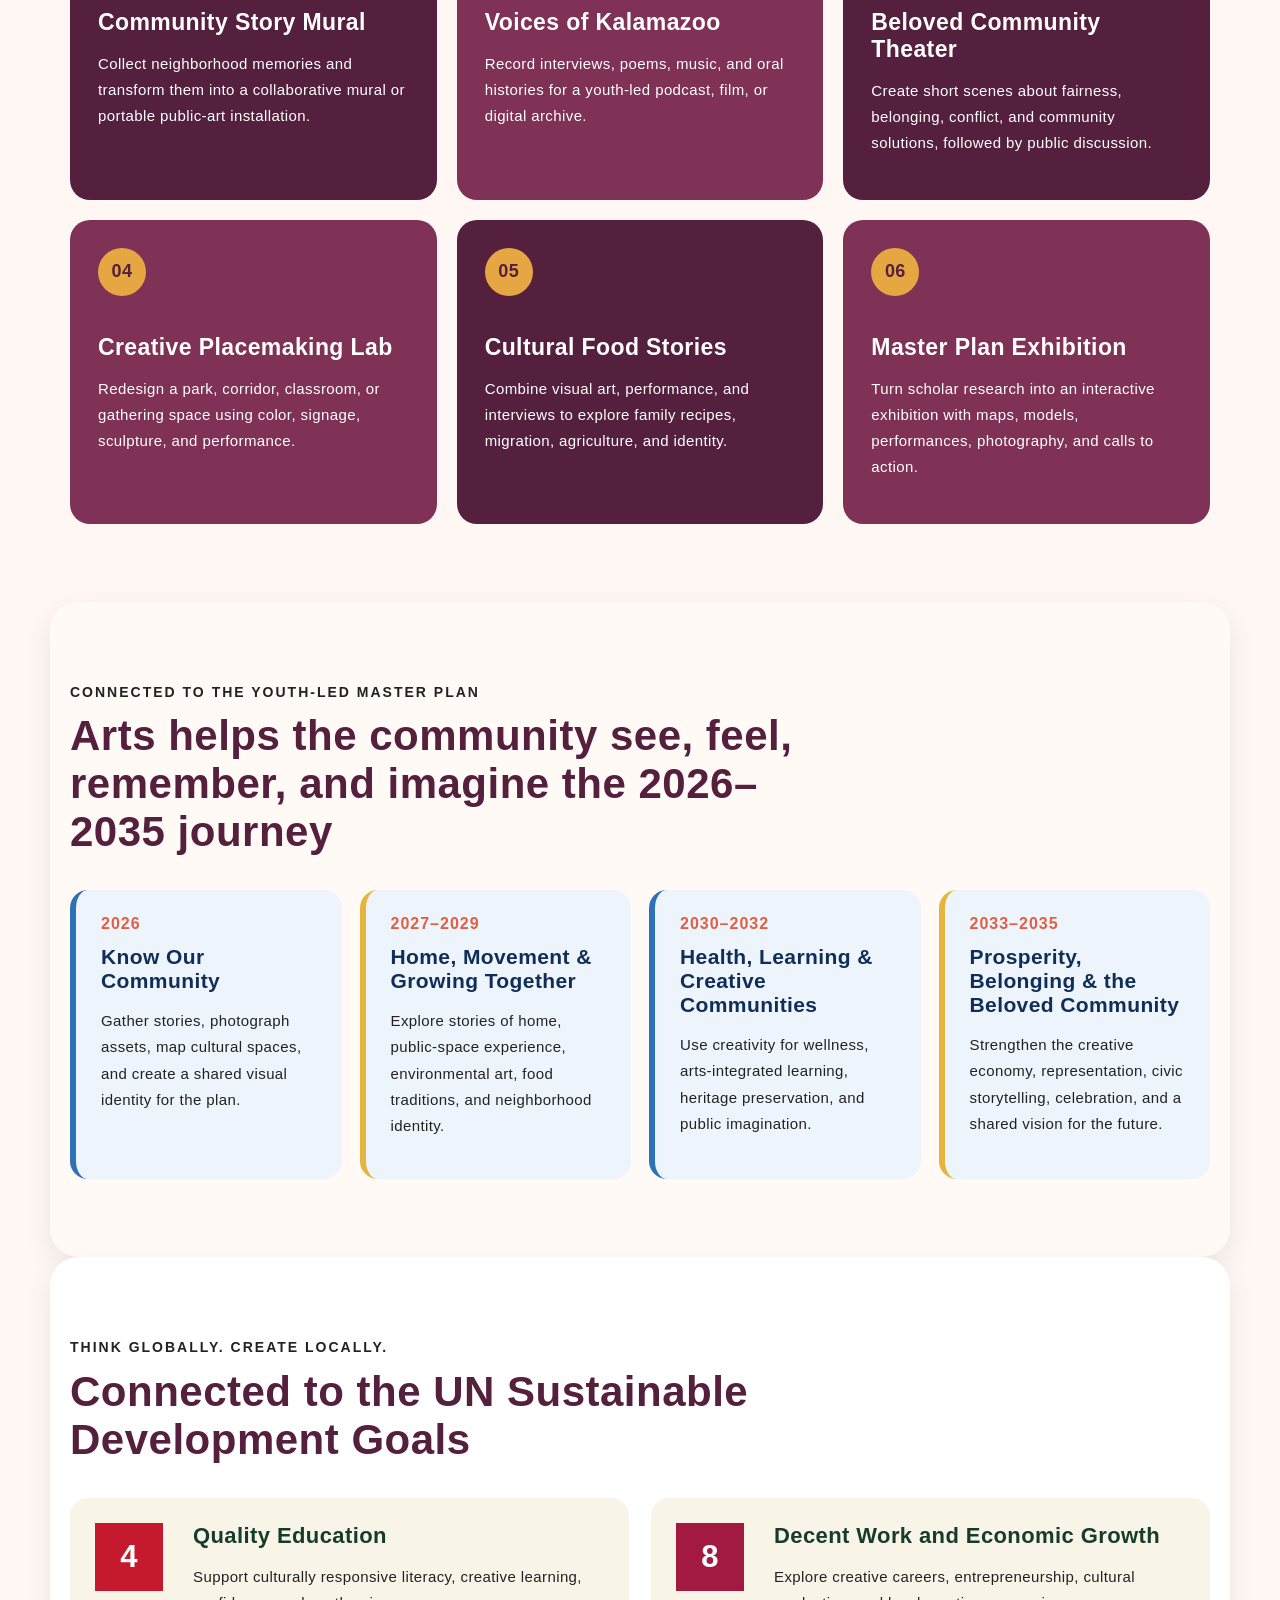
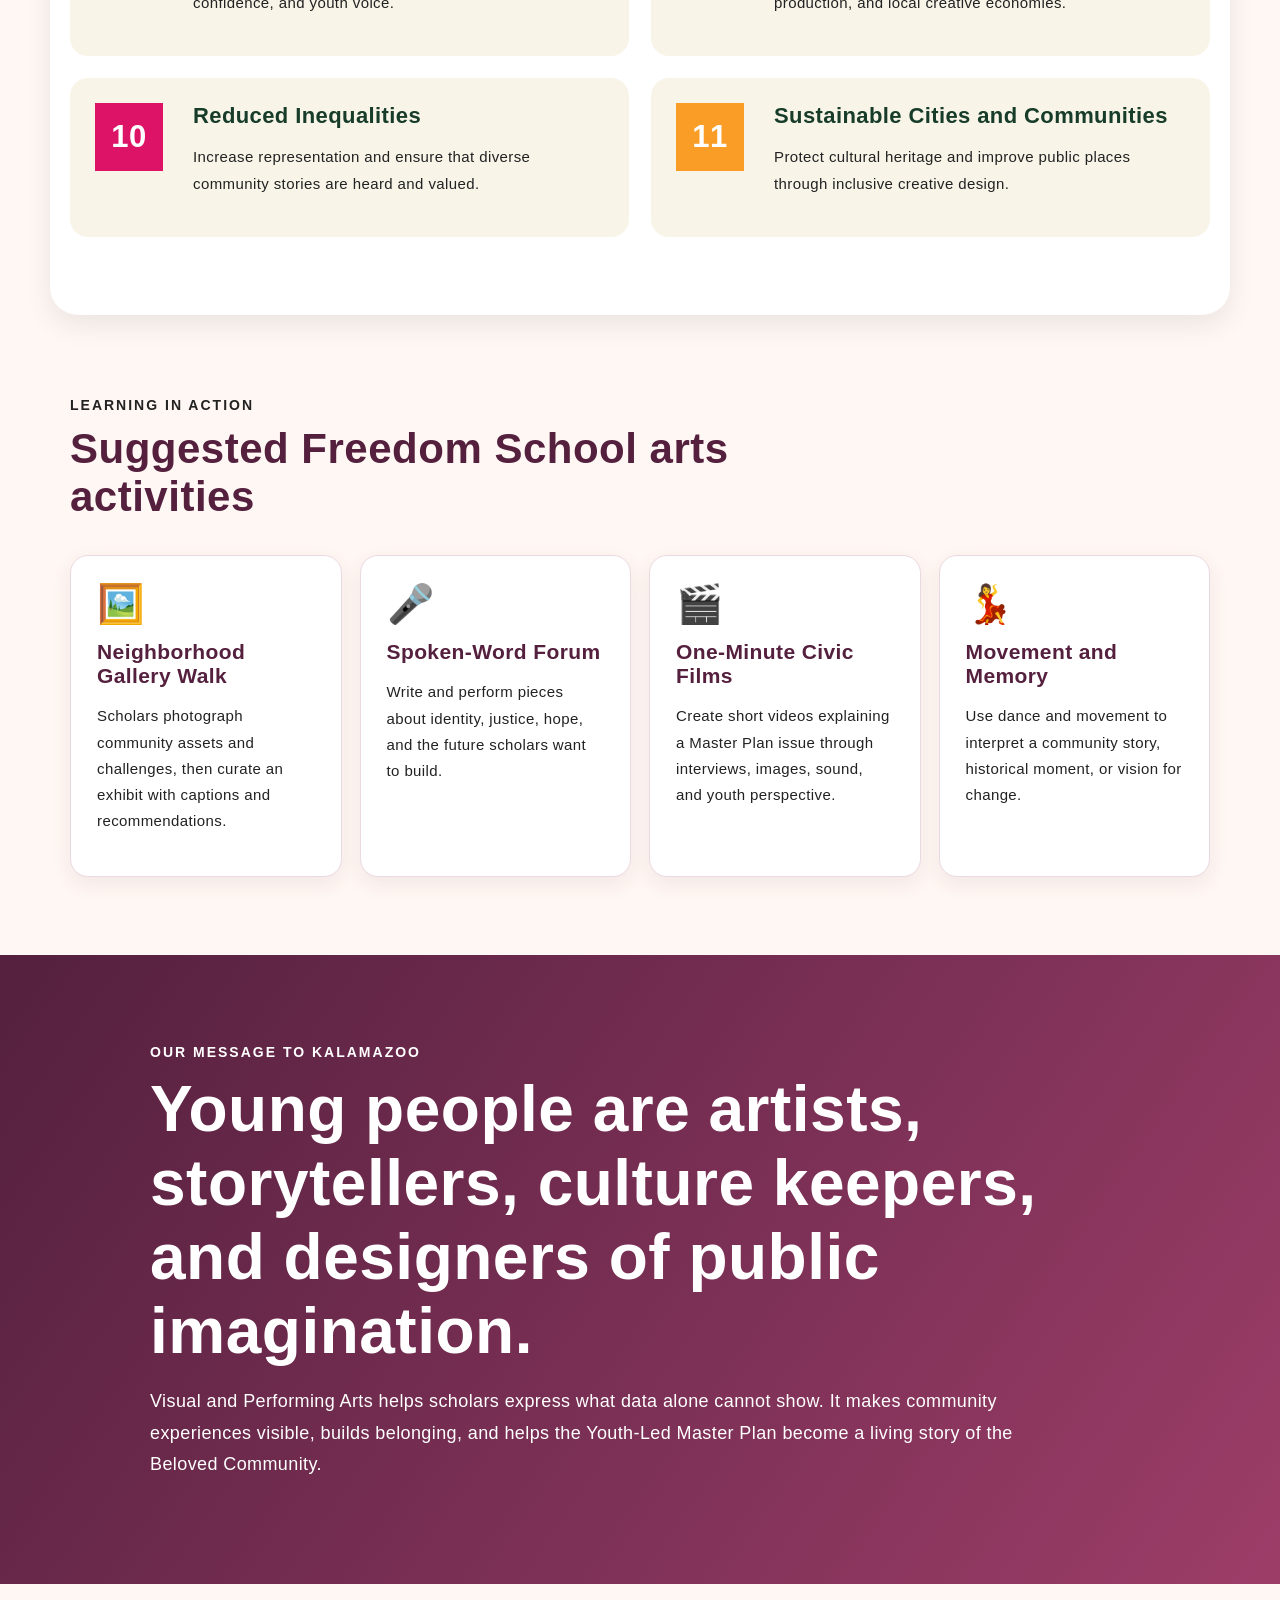
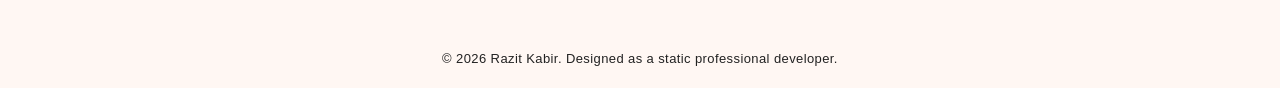
<file: arts.html>
<!DOCTYPE html>
<html lang="en">
<head>
  <meta charset="UTF-8" />
  <meta name="viewport" content="width=device-width, initial-scale=1.0" />
  <meta name="description" content="Explore the Visual and Performing Arts Pathway at Freedom Schools Kalamazoo: storytelling, music, movement, public art, cultural identity, civic design, and Youth-Led Master Plan projects." />
  <title>Visual and Performing Arts Pathway | Freedom Schools Kalamazoo</title>
  <link rel="stylesheet" href="style.css" />
</head>
<body class="pathway-page arts-systems-page">
  <header class="site-header">
    <a class="brand" href="index.html#home"><img src="logo.png" alt="Children's Defense Fund Freedom Schools logo" /></a>
    <button class="menu-toggle" aria-label="Open menu" aria-expanded="false">☰</button>
    <nav class="nav" aria-label="Main navigation">
      <a class="nav-link" href="index.html#home" data-section="home">Home</a>
      <div class="nav-item dropdown">
        <a class="nav-link active" href="index.html#pathways" data-section="pathways">Pathways <span>▾</span></a>
        <div class="dropdown-menu">
          <a href="stem.html">STEM</a>
          <a href="food-systems.html">Food System and Agriculture</a>
          <a href="human-rights.html">Human Rights and Advocacy</a>
          <a href="arts.html">Visual and Performing Arts</a>
        </div>
      </div>
      <a class="nav-link" href="index.html#master-plan" data-section="master-plan">Master plan</a>
      <a class="nav-link" href="index.html#about" data-section="about">About Us</a>
      <a class="nav-link" href="index.html#contact" data-section="contact">Contact Us</a>
    </nav>
  </header>
  <main>
    <section class="arts-hero pathway-feature-hero">
      <div class="pathway-feature-overlay"></div>
      <div class="pathway-feature-content">
        <p class="eyebrow">Four Pathways. One Community.</p>
        <h1>VISUAL AND<br>PERFORMING ARTS</h1>
        <p>How do people experience, express, and reimagine this system?</p>
        <a class="hero-cta" href="#arts-plan">Explore the Youth Plan</a>
      </div>
    </section>

    <section id="arts-plan" class="pathway-content-section pathway-intro">
      <div class="section-intro">
        <p class="eyebrow">A Youth-Led Arts Vision for Kalamazoo</p>
        <h2>Young people use creativity to understand community, preserve stories, and imagine a more beautiful and just future.</h2>
        <p>Through Freedom Schools and the Commonfolk Republic Civic Design Studio, scholars explore visual art, music, dance, theater, film, design, and storytelling as tools for literacy, belonging, public dialogue, and community transformation.</p>
      </div>
      <div class="pathway-highlight-grid">
        <article><span>🎨</span><h3>Visual Arts &amp; Design</h3><p>Create murals, posters, photography, sculpture, digital art, and public installations that communicate community ideas.</p></article>
        <article><span>🎭</span><h3>Theater &amp; Performance</h3><p>Use drama, spoken word, and performance to explore history, identity, conflict, and possible futures.</p></article>
        <article><span>🎶</span><h3>Music &amp; Movement</h3><p>Study rhythm, dance, sound, and cultural traditions while creating performances that connect generations.</p></article>
        <article><span>📖</span><h3>Storytelling &amp; Media</h3><p>Document oral histories, produce short films, podcasts, exhibitions, and digital stories about Kalamazoo.</p></article>
        <article><span>🏘️</span><h3>Creative Placemaking</h3><p>Use art to strengthen public spaces, neighborhood identity, wayfinding, celebration, and belonging.</p></article>
      </div>
    </section>

    <section class="pathway-content-section pathway-cycle-section arts-cycle-section">
      <div class="section-intro"><p class="eyebrow">The Civic Design Studio</p><h2>How arts scholars learn and lead</h2><p>The pathway follows the Commonfolk Republic developmental arc, moving from creative foundations to community-centered artistic leadership.</p></div>
      <div class="pathway-cycle">
        <article><b>01</b><h3>Foundations</h3><p>Build artistic skills, creative confidence, cultural awareness, collaboration, and a shared language for critique.</p></article>
        <article><b>02</b><h3>Exploration</h3><p>Visit cultural spaces, interview artists and residents, study neighborhood stories, and observe how people experience place.</p></article>
        <article><b>03</b><h3>Application</h3><p>Create performances, exhibitions, public art, media, and design concepts responding to real community questions.</p></article>
        <article><b>04</b><h3>Mastery</h3><p>Curate community experiences, lead creative teams, mentor younger scholars, and contribute art-based recommendations to the Master Plan.</p></article>
      </div>
    </section>

    <section class="pathway-content-section">
      <div class="section-intro"><p class="eyebrow">What Scholars Can Study</p><h2>Culture, identity, and public life become a creative learning laboratory</h2></div>
      <div class="two-column-cards">
        <article class="need-card arts-strength-card"><h3>Kalamazoo Stories and Spaces</h3><ul><li>Neighborhood histories, memories, and cultural traditions</li><li>Public art, parks, gathering places, and community landmarks</li><li>Music, theater, dance, festivals, and local creative economies</li><li>Representation in schools, media, museums, and public spaces</li><li>How design affects comfort, safety, identity, and belonging</li></ul></article>
        <article class="need-card arts-opportunity-card"><h3>Questions Scholars Can Ask</h3><ul><li>Whose stories are visible, celebrated, or missing?</li><li>How does this place make people feel?</li><li>How can art help residents listen to one another?</li><li>What creative work could make a space more welcoming?</li><li>How can artists contribute to the Beloved Community?</li></ul></article>
      </div>
    </section>

    <section class="pathway-content-section pathway-projects-section arts-projects-section">
      <div class="section-intro"><p class="eyebrow">Projects We Can Start</p><h2>From imagination to community expression</h2></div>
      <div class="pathway-project-grid">
        <article><b>01</b><h3>Community Story Mural</h3><p>Collect neighborhood memories and transform them into a collaborative mural or portable public-art installation.</p></article>
        <article><b>02</b><h3>Voices of Kalamazoo</h3><p>Record interviews, poems, music, and oral histories for a youth-led podcast, film, or digital archive.</p></article>
        <article><b>03</b><h3>Beloved Community Theater</h3><p>Create short scenes about fairness, belonging, conflict, and community solutions, followed by public discussion.</p></article>
        <article><b>04</b><h3>Creative Placemaking Lab</h3><p>Redesign a park, corridor, classroom, or gathering space using color, signage, sculpture, and performance.</p></article>
        <article><b>05</b><h3>Cultural Food Stories</h3><p>Combine visual art, performance, and interviews to explore family recipes, migration, agriculture, and identity.</p></article>
        <article><b>06</b><h3>Master Plan Exhibition</h3><p>Turn scholar research into an interactive exhibition with maps, models, performances, photography, and calls to action.</p></article>
      </div>
    </section>

    <section class="pathway-content-section masterplan-connection arts-masterplan">
      <div class="section-intro"><p class="eyebrow">Connected to the Youth-Led Master Plan</p><h2>Arts helps the community see, feel, remember, and imagine the 2026–2035 journey</h2></div>
      <div class="masterplan-grid">
        <article><span>2026</span><h3>Know Our Community</h3><p>Gather stories, photograph assets, map cultural spaces, and create a shared visual identity for the plan.</p></article>
        <article><span>2027–2029</span><h3>Home, Movement &amp; Growing Together</h3><p>Explore stories of home, public-space experience, environmental art, food traditions, and neighborhood identity.</p></article>
        <article><span>2030–2032</span><h3>Health, Learning &amp; Creative Communities</h3><p>Use creativity for wellness, arts-integrated learning, heritage preservation, and public imagination.</p></article>
        <article><span>2033–2035</span><h3>Prosperity, Belonging &amp; the Beloved Community</h3><p>Strengthen the creative economy, representation, civic storytelling, celebration, and a shared vision for the future.</p></article>
      </div>
    </section>

    <section class="pathway-content-section sdg-section arts-sdg-section">
      <div class="section-intro"><p class="eyebrow">Think Globally. Create Locally.</p><h2>Connected to the UN Sustainable Development Goals</h2></div>
      <div class="sdg-grid">
        <article><div class="sdg-number">4</div><div><h3>Quality Education</h3><p>Support culturally responsive literacy, creative learning, confidence, and youth voice.</p></div></article>
        <article><div class="sdg-number">8</div><div><h3>Decent Work and Economic Growth</h3><p>Explore creative careers, entrepreneurship, cultural production, and local creative economies.</p></div></article>
        <article><div class="sdg-number">10</div><div><h3>Reduced Inequalities</h3><p>Increase representation and ensure that diverse community stories are heard and valued.</p></div></article>
        <article><div class="sdg-number">11</div><div><h3>Sustainable Cities and Communities</h3><p>Protect cultural heritage and improve public places through inclusive creative design.</p></div></article>
      </div>
    </section>

    <section class="pathway-content-section pathway-activities">
      <div class="section-intro"><p class="eyebrow">Learning in Action</p><h2>Suggested Freedom School arts activities</h2></div>
      <div class="pathway-activity-grid">
        <article><span>🖼️</span><h3>Neighborhood Gallery Walk</h3><p>Scholars photograph community assets and challenges, then curate an exhibit with captions and recommendations.</p></article>
        <article><span>🎤</span><h3>Spoken-Word Forum</h3><p>Write and perform pieces about identity, justice, hope, and the future scholars want to build.</p></article>
        <article><span>🎬</span><h3>One-Minute Civic Films</h3><p>Create short videos explaining a Master Plan issue through interviews, images, sound, and youth perspective.</p></article>
        <article><span>💃</span><h3>Movement and Memory</h3><p>Use dance and movement to interpret a community story, historical moment, or vision for change.</p></article>
      </div>
    </section>

    <section class="pathway-message arts-message"><div><p class="eyebrow">Our Message to Kalamazoo</p><h2>Young people are artists, storytellers, culture keepers, and designers of public imagination.</h2><p>Visual and Performing Arts helps scholars express what data alone cannot show. It makes community experiences visible, builds belonging, and helps the Youth-Led Master Plan become a living story of the Beloved Community.</p></div></section>
  </main>
  <footer>© 2026 Razit Kabir. Designed as a static professional developer.</footer>
  <script src="main.js"></script>
</body>
</html>
</file>
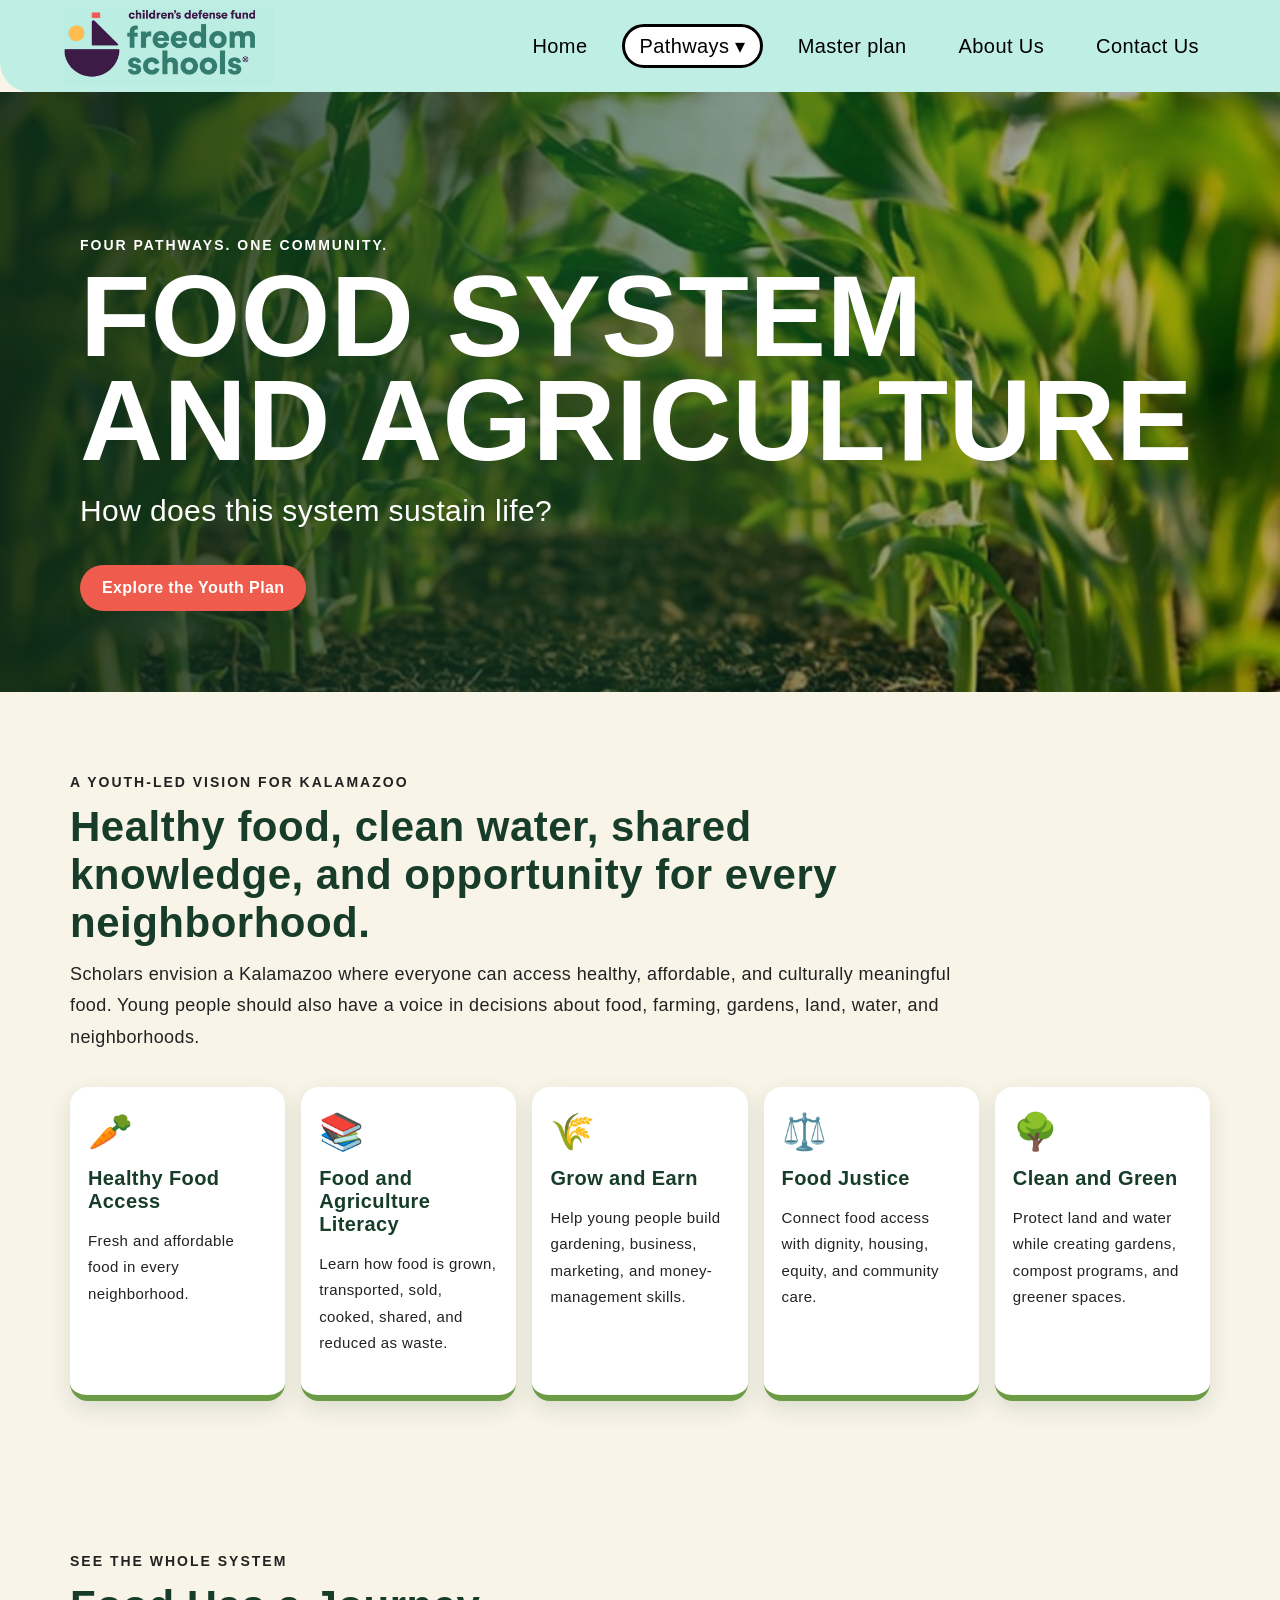
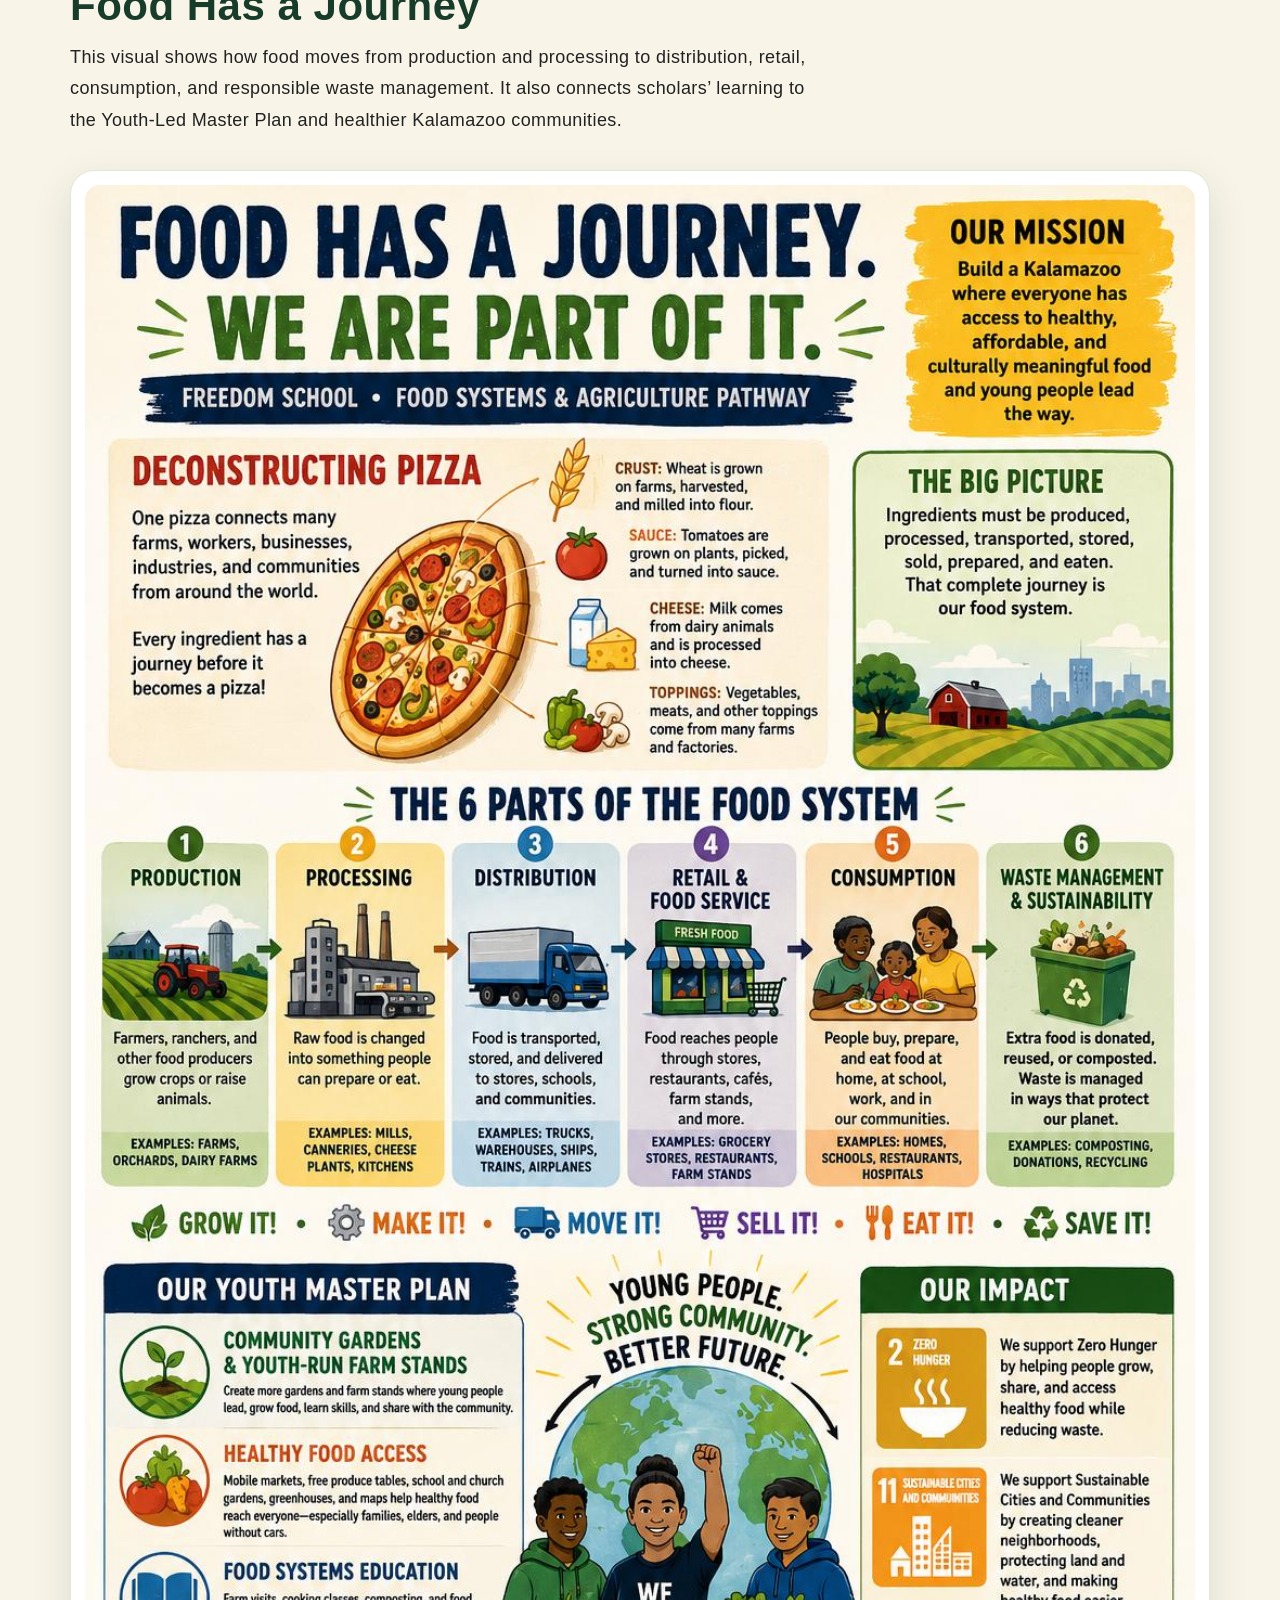
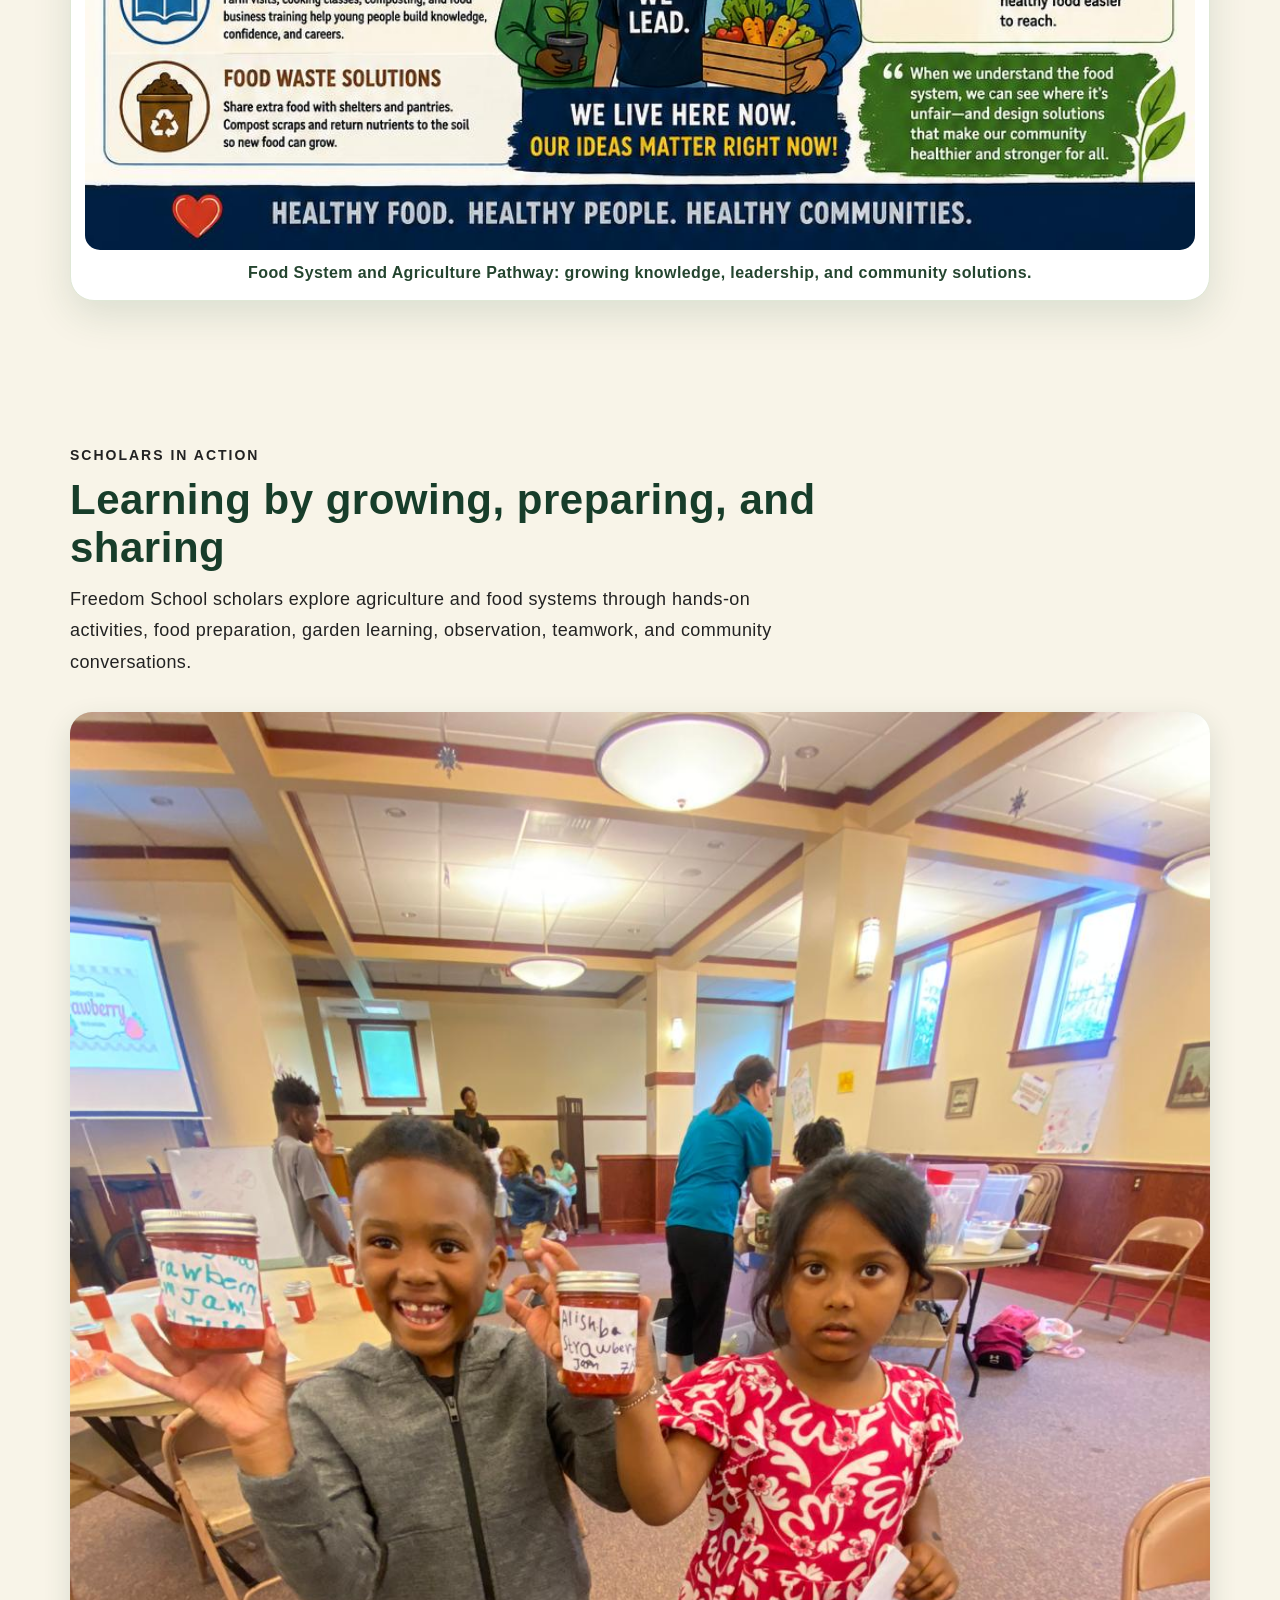
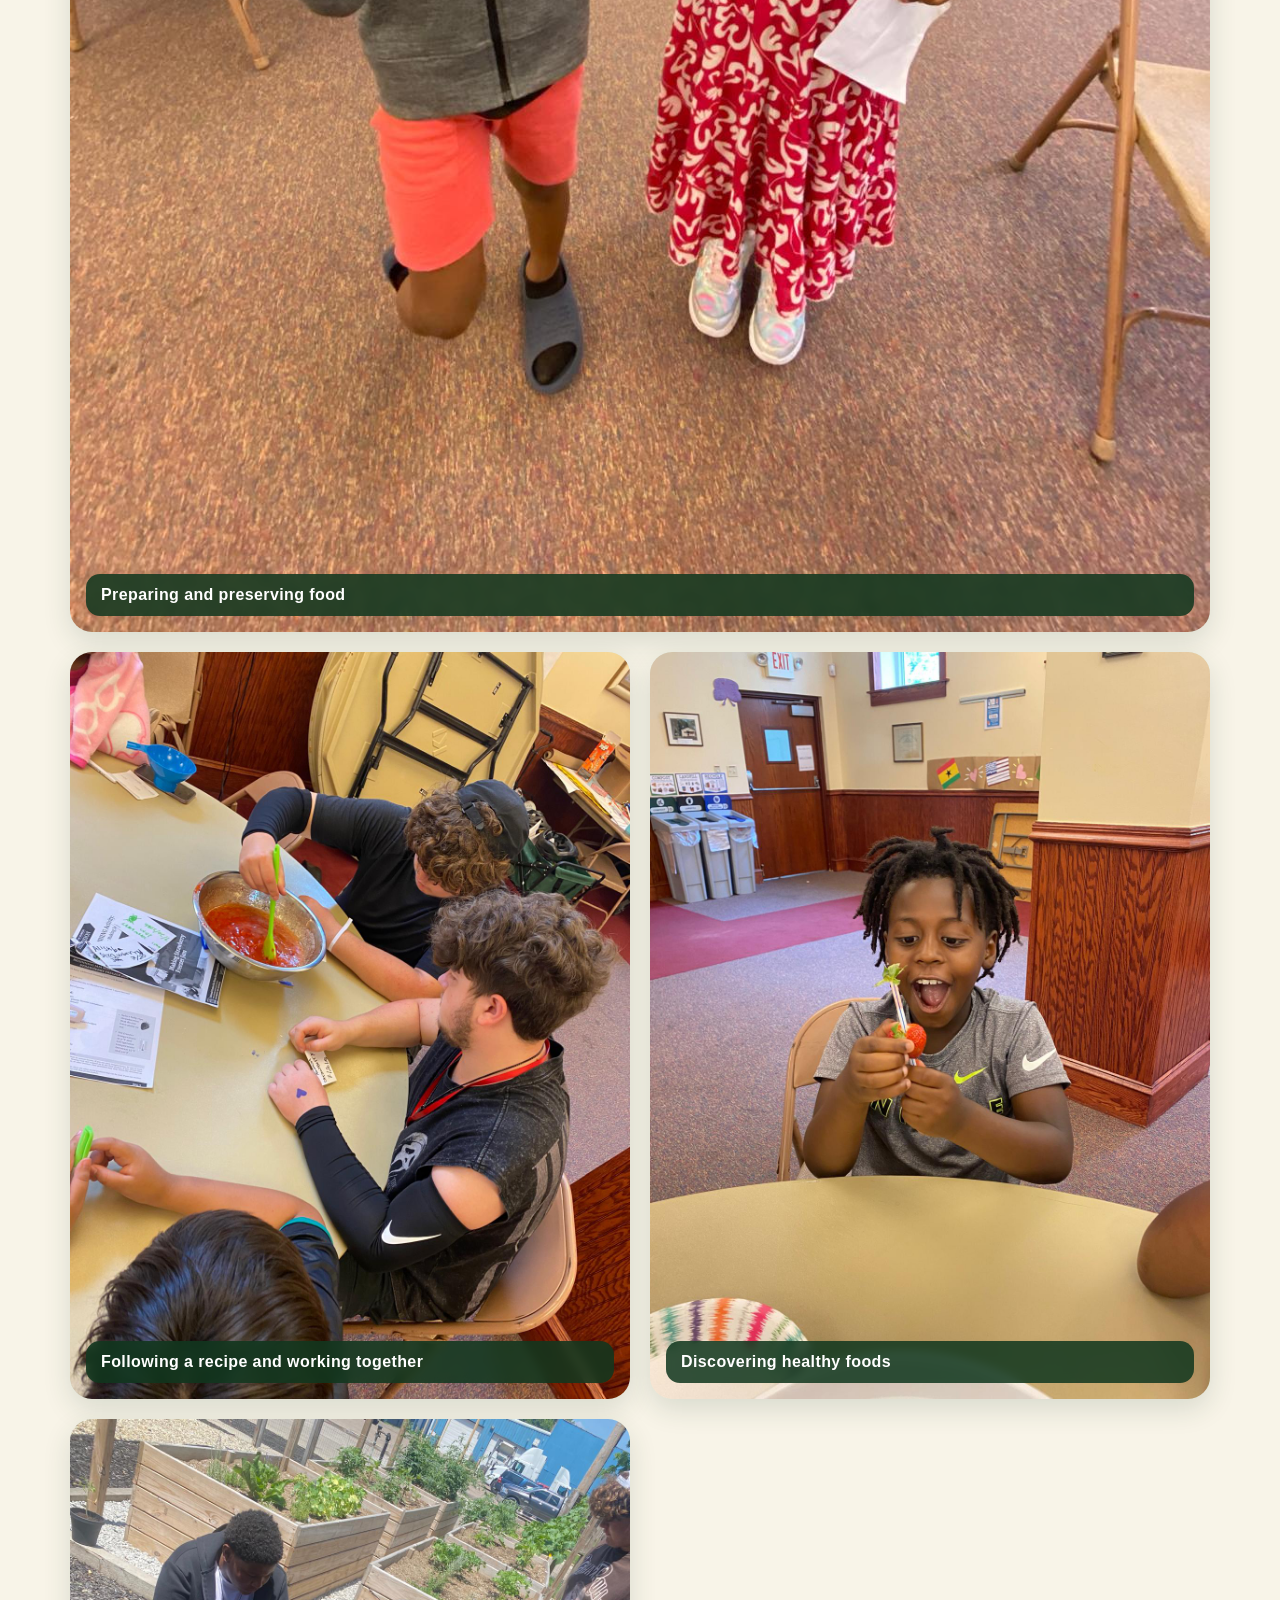
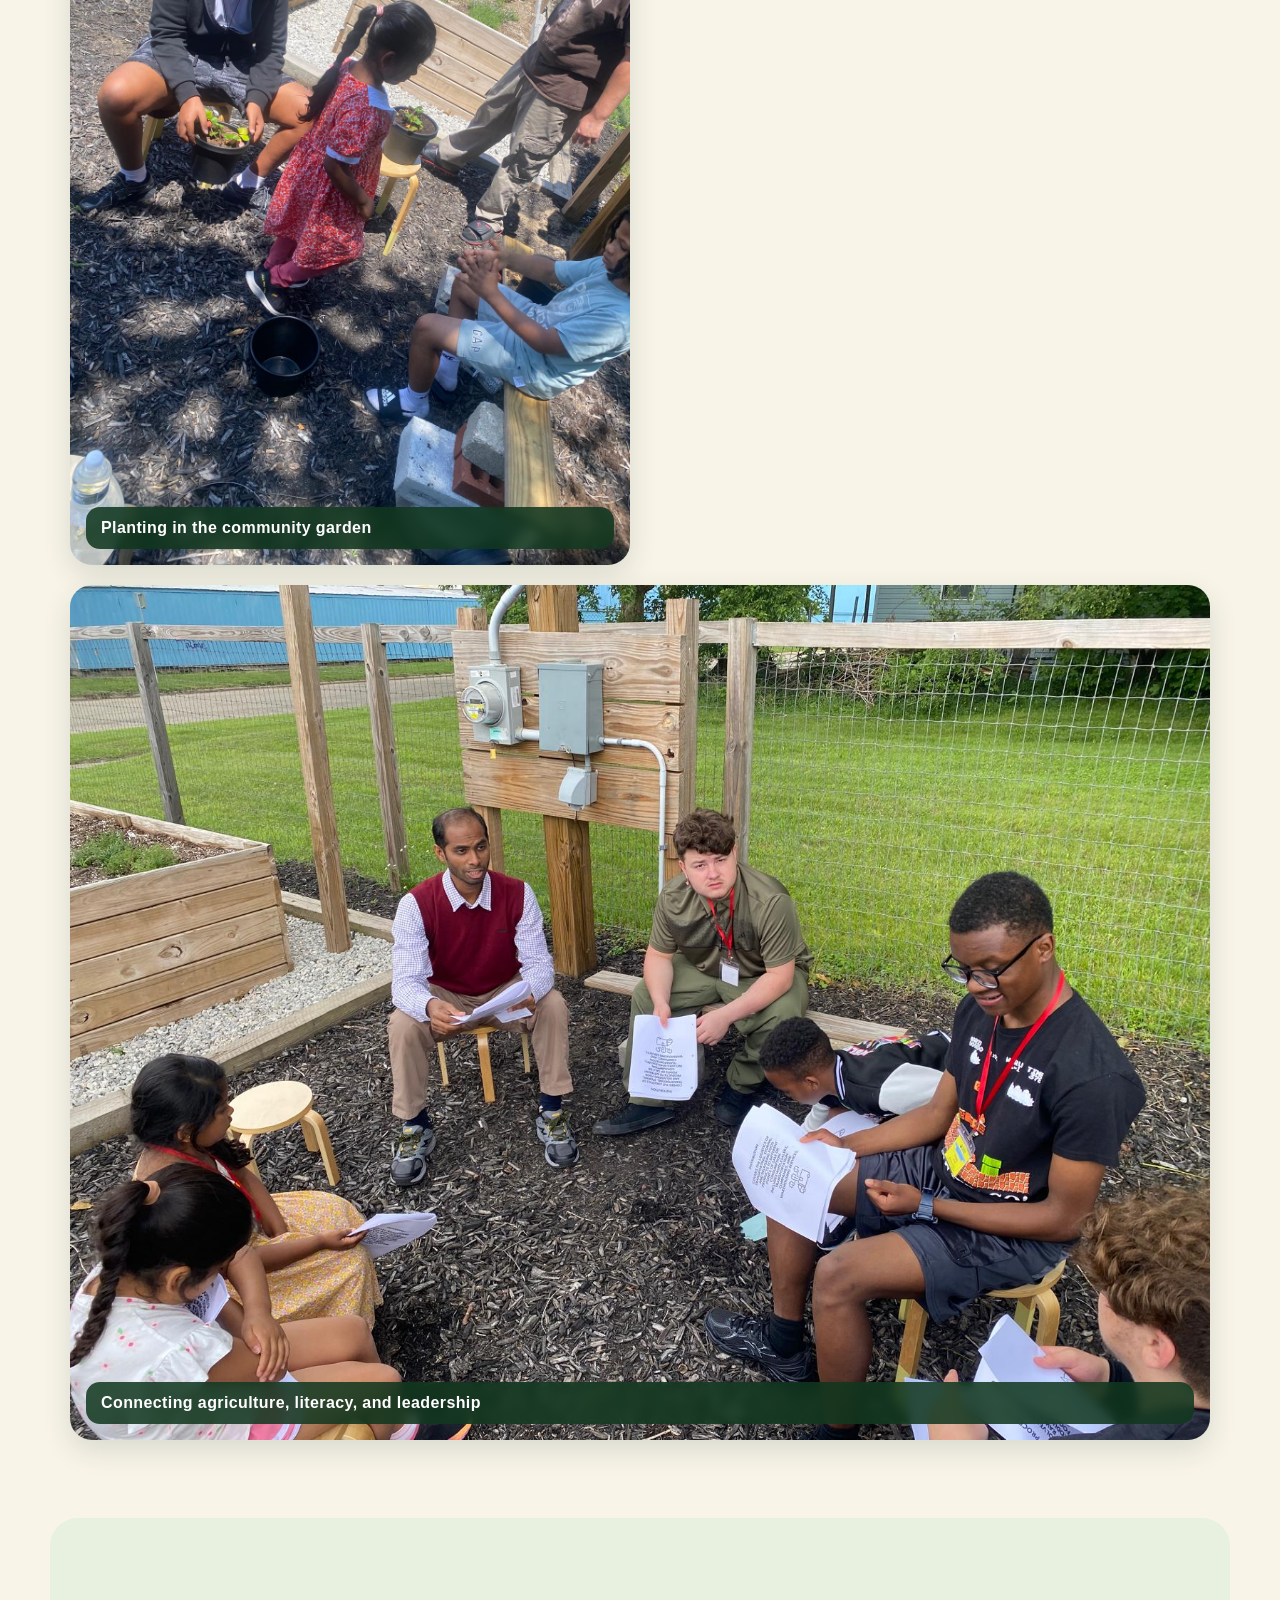
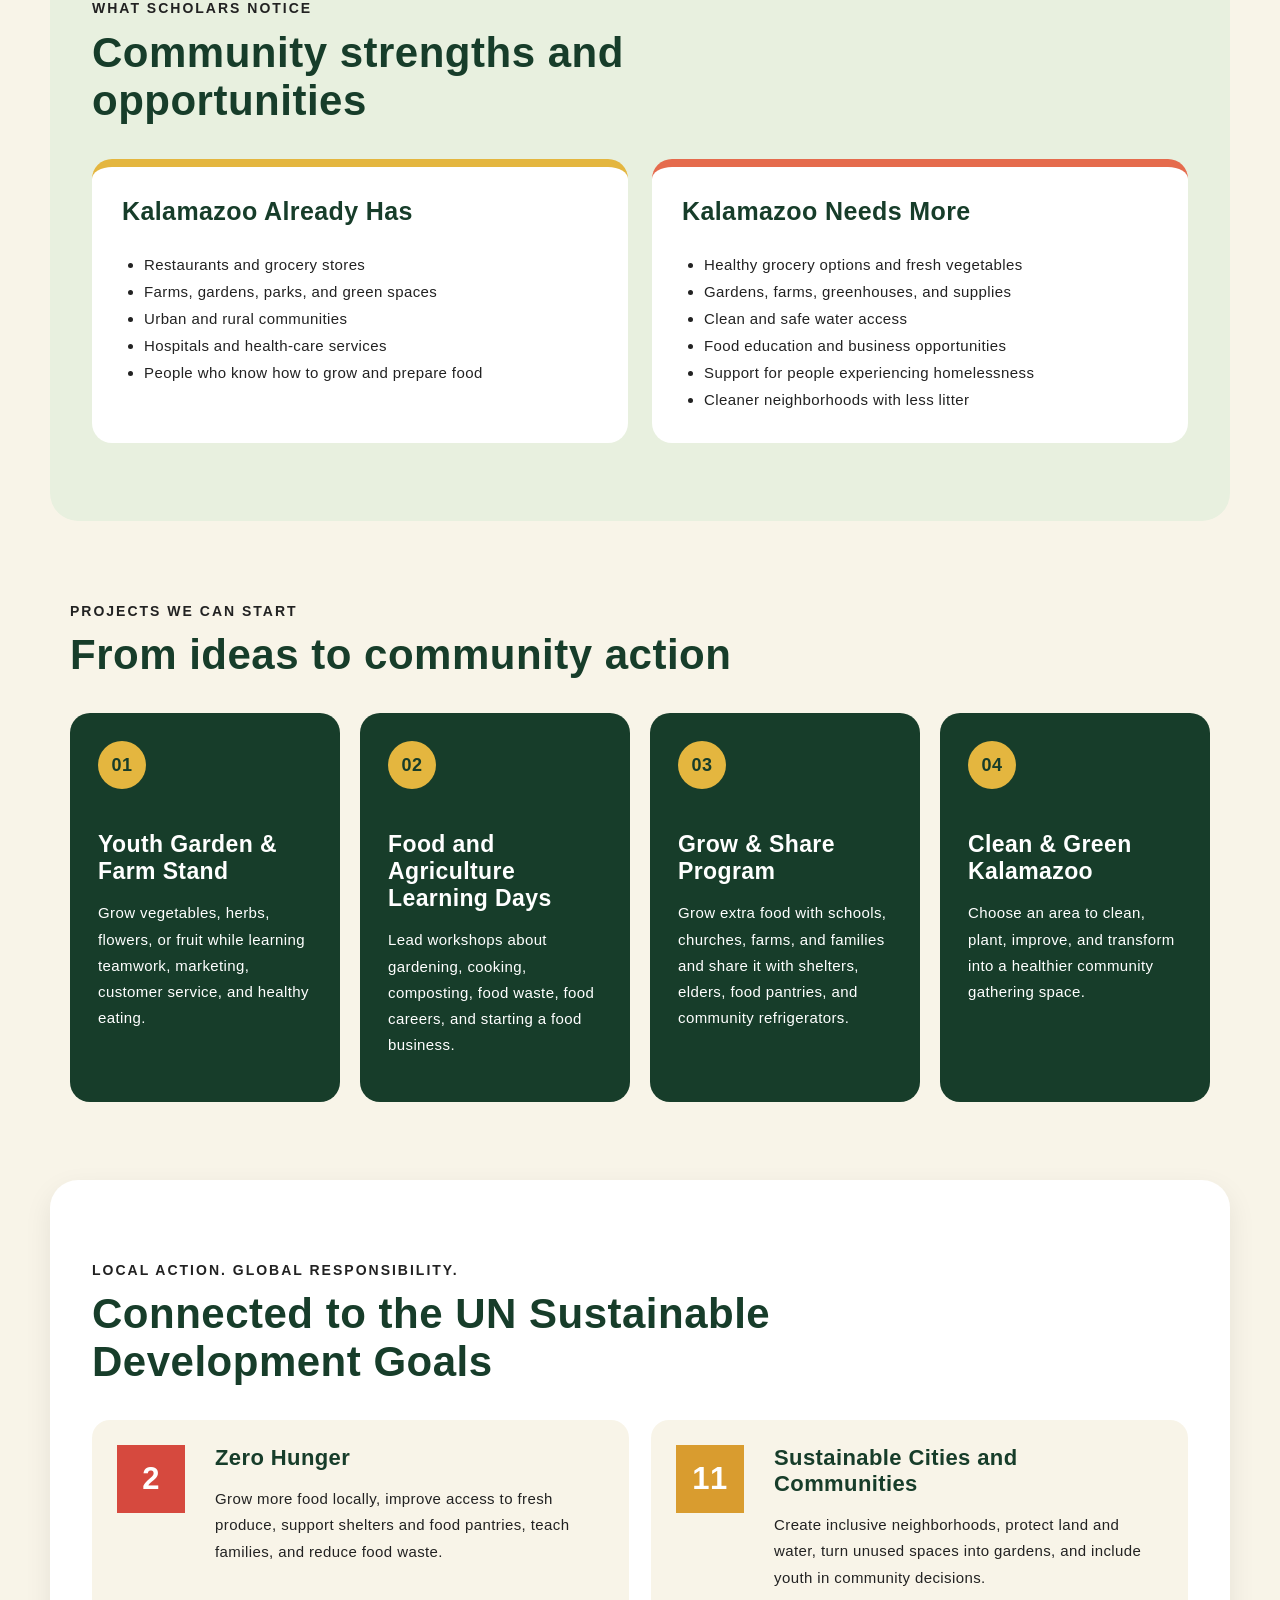
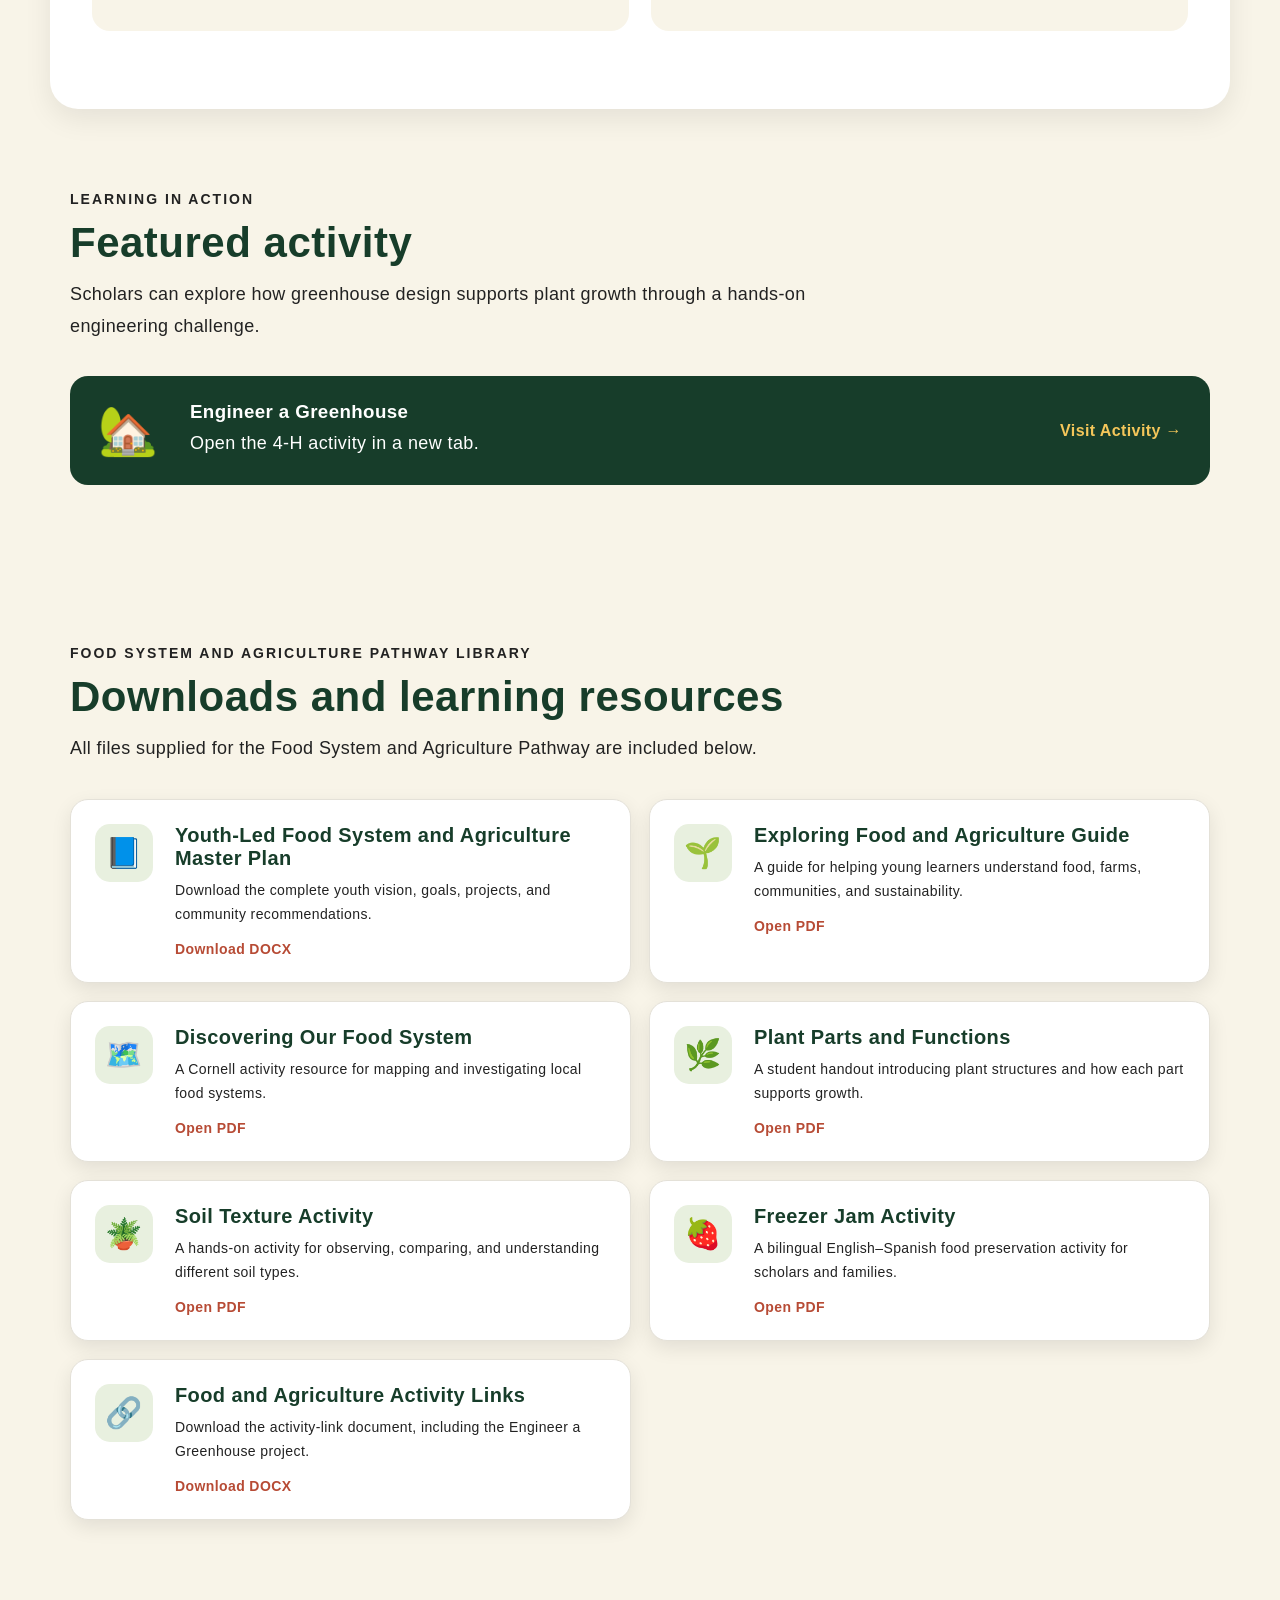
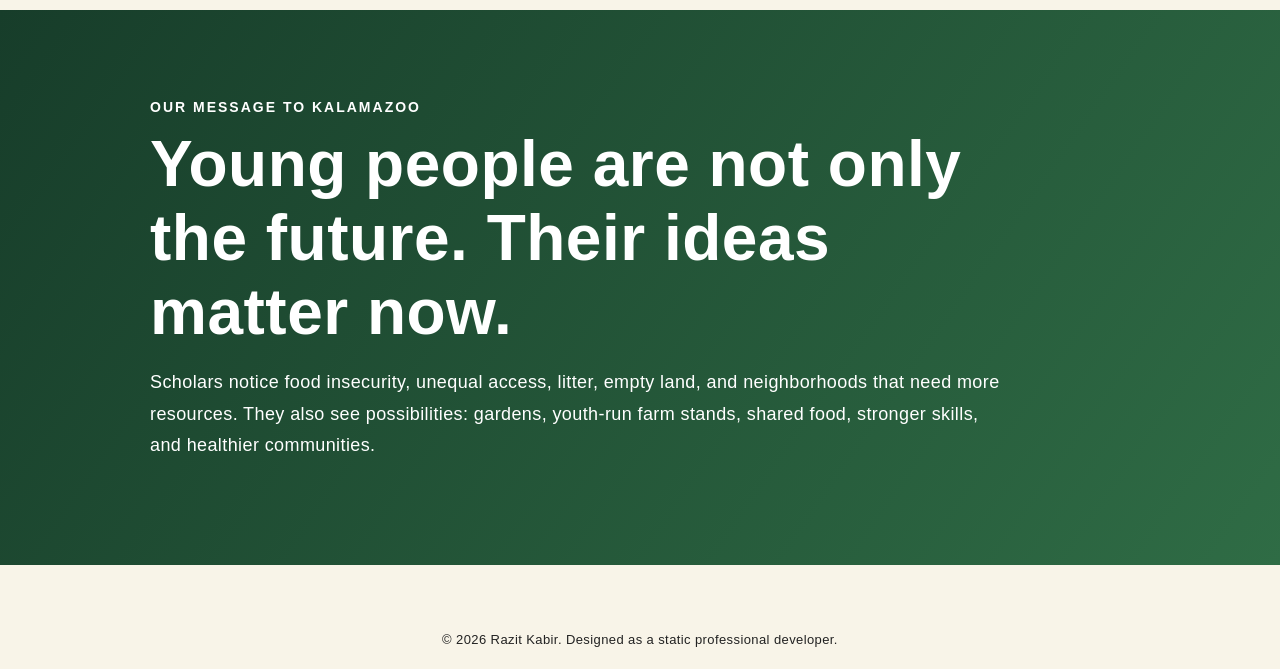
<file: food-systems.html>
<!DOCTYPE html>
<html lang="en">
<head>
  <meta charset="UTF-8" />
  <meta name="viewport" content="width=device-width, initial-scale=1.0" />
  <meta name="description" content="Explore the Food System and Agriculture Pathway at Freedom Schools Kalamazoo: youth vision, food justice, gardening, sustainability, learning activities, and downloadable resources." />
  <title>Food System and Agriculture | Freedom Schools Kalamazoo</title>
  <link rel="stylesheet" href="style.css" />
</head>
<body class="pathway-page food-systems-page">
  <header class="site-header">
    <a class="brand" href="index.html#home"><img src="logo.png" alt="Children's Defense Fund Freedom Schools logo" /></a>
    <button class="menu-toggle" aria-label="Open menu" aria-expanded="false">☰</button>
    <nav class="nav" aria-label="Main navigation">
      <a class="nav-link" href="index.html#home" data-section="home">Home</a>
      <div class="nav-item dropdown">
        <a class="nav-link active" href="index.html#pathways" data-section="pathways">Pathways <span>▾</span></a>
        <div class="dropdown-menu">
          <a href="stem.html">STEM</a>
          <a href="food-systems.html">Food System and Agriculture</a>
          <a href="human-rights.html">Human Rights and Advocacy</a>
          <a href="arts.html">Visual and Performing Arts</a>
        </div>
      </div>
      <a class="nav-link" href="index.html#master-plan" data-section="master-plan">Master plan</a>
      <a class="nav-link" href="index.html#about" data-section="about">About Us</a>
      <a class="nav-link" href="index.html#contact" data-section="contact">Contact Us</a>
    </nav>
  </header>

  <main>
    <section class="food-hero">
      <div class="food-hero-overlay"></div>
      <div class="food-hero-content">
        <p class="eyebrow">Four Pathways. One Community.</p>
        <h1>FOOD SYSTEM AND AGRICULTURE</h1>
        <p>How does this system sustain life?</p>
        <a class="hero-cta" href="#food-plan">Explore the Youth Plan</a>
      </div>
    </section>

    <section id="food-plan" class="food-content-section food-intro">
      <div class="section-intro">
        <p class="eyebrow">A Youth-Led Vision for Kalamazoo</p>
        <h2>Healthy food, clean water, shared knowledge, and opportunity for every neighborhood.</h2>
        <p>Scholars envision a Kalamazoo where everyone can access healthy, affordable, and culturally meaningful food. Young people should also have a voice in decisions about food, farming, gardens, land, water, and neighborhoods.</p>
      </div>
      <div class="food-highlights">
        <article><span>🥕</span><h3>Healthy Food Access</h3><p>Fresh and affordable food in every neighborhood.</p></article>
        <article><span>📚</span><h3>Food and Agriculture Literacy</h3><p>Learn how food is grown, transported, sold, cooked, shared, and reduced as waste.</p></article>
        <article><span>🌾</span><h3>Grow and Earn</h3><p>Help young people build gardening, business, marketing, and money-management skills.</p></article>
        <article><span>⚖️</span><h3>Food Justice</h3><p>Connect food access with dignity, housing, equity, and community care.</p></article>
        <article><span>🌳</span><h3>Clean and Green</h3><p>Protect land and water while creating gardens, compost programs, and greener spaces.</p></article>
      </div>
    </section>

    <section class="food-content-section food-journey-section" aria-labelledby="food-journey-title">
      <div class="section-intro">
        <p class="eyebrow">See the Whole System</p>
        <h2 id="food-journey-title">Food Has a Journey</h2>
        <p>This visual shows how food moves from production and processing to distribution, retail, consumption, and responsible waste management. It also connects scholars’ learning to the Youth-Led Master Plan and healthier Kalamazoo communities.</p>
      </div>
      <figure class="food-journey-figure">
        <img src="food-has-a-journey.jpeg" alt="Food Has a Journey infographic explaining the six parts of the food system and the youth master plan" loading="lazy" />
        <figcaption>Food System and Agriculture Pathway: growing knowledge, leadership, and community solutions.</figcaption>
      </figure>
    </section>

    <section class="food-content-section food-gallery-section" aria-labelledby="food-gallery-title">
      <div class="section-intro">
        <p class="eyebrow">Scholars in Action</p>
        <h2 id="food-gallery-title">Learning by growing, preparing, and sharing</h2>
        <p>Freedom School scholars explore agriculture and food systems through hands-on activities, food preparation, garden learning, observation, teamwork, and community conversations.</p>
      </div>
      <div class="food-photo-grid">
        <figure class="food-photo-card food-photo-card-wide"><img src="food-agriculture-activity-1.jpeg" alt="Freedom School scholars proudly displaying jars made during a food preparation activity" loading="lazy" /><figcaption>Preparing and preserving food</figcaption></figure>
        <figure class="food-photo-card"><img src="food-agriculture-activity-2.jpeg" alt="Scholars mixing ingredients during a food systems activity" loading="lazy" /><figcaption>Following a recipe and working together</figcaption></figure>
        <figure class="food-photo-card"><img src="food-agriculture-activity-3.jpeg" alt="A young scholar exploring fresh fruit during a nutrition activity" loading="lazy" /><figcaption>Discovering healthy foods</figcaption></figure>
        <figure class="food-photo-card"><img src="food-agriculture-activity-4.jpeg" alt="Scholars planting and learning in a community garden" loading="lazy" /><figcaption>Planting in the community garden</figcaption></figure>
        <figure class="food-photo-card food-photo-card-wide"><img src="food-agriculture-activity-5.jpeg" alt="Freedom School scholars and leaders participating in an outdoor agriculture lesson" loading="lazy" /><figcaption>Connecting agriculture, literacy, and leadership</figcaption></figure>
      </div>
    </section>

    <section class="food-content-section food-needs">
      <div class="section-intro">
        <p class="eyebrow">What Scholars Notice</p>
        <h2>Community strengths and opportunities</h2>
      </div>
      <div class="two-column-cards">
        <article class="need-card strength-card"><h3>Kalamazoo Already Has</h3><ul><li>Restaurants and grocery stores</li><li>Farms, gardens, parks, and green spaces</li><li>Urban and rural communities</li><li>Hospitals and health-care services</li><li>People who know how to grow and prepare food</li></ul></article>
        <article class="need-card opportunity-card"><h3>Kalamazoo Needs More</h3><ul><li>Healthy grocery options and fresh vegetables</li><li>Gardens, farms, greenhouses, and supplies</li><li>Clean and safe water access</li><li>Food education and business opportunities</li><li>Support for people experiencing homelessness</li><li>Cleaner neighborhoods with less litter</li></ul></article>
      </div>
    </section>

    <section class="food-content-section food-projects">
      <div class="section-intro">
        <p class="eyebrow">Projects We Can Start</p>
        <h2>From ideas to community action</h2>
      </div>
      <div class="food-project-grid">
        <article><b>01</b><h3>Youth Garden &amp; Farm Stand</h3><p>Grow vegetables, herbs, flowers, or fruit while learning teamwork, marketing, customer service, and healthy eating.</p></article>
        <article><b>02</b><h3>Food and Agriculture Learning Days</h3><p>Lead workshops about gardening, cooking, composting, food waste, food careers, and starting a food business.</p></article>
        <article><b>03</b><h3>Grow &amp; Share Program</h3><p>Grow extra food with schools, churches, farms, and families and share it with shelters, elders, food pantries, and community refrigerators.</p></article>
        <article><b>04</b><h3>Clean &amp; Green Kalamazoo</h3><p>Choose an area to clean, plant, improve, and transform into a healthier community gathering space.</p></article>
      </div>
    </section>

    <section class="food-content-section sdg-section">
      <div class="section-intro">
        <p class="eyebrow">Local Action. Global Responsibility.</p>
        <h2>Connected to the UN Sustainable Development Goals</h2>
      </div>
      <div class="sdg-grid">
        <article><div class="sdg-number">2</div><div><h3>Zero Hunger</h3><p>Grow more food locally, improve access to fresh produce, support shelters and food pantries, teach families, and reduce food waste.</p></div></article>
        <article><div class="sdg-number">11</div><div><h3>Sustainable Cities and Communities</h3><p>Create inclusive neighborhoods, protect land and water, turn unused spaces into gardens, and include youth in community decisions.</p></div></article>
      </div>
    </section>

    <section class="food-content-section activity-section">
      <div class="section-intro">
        <p class="eyebrow">Learning in Action</p>
        <h2>Featured activity</h2>
        <p>Scholars can explore how greenhouse design supports plant growth through a hands-on engineering challenge.</p>
      </div>
      <a class="featured-activity" href="https://4-h.org/clover/activities/engineer-a-greenhouse/" target="_blank" rel="noopener">
        <span>🏡</span><div><h3>Engineer a Greenhouse</h3><p>Open the 4-H activity in a new tab.</p></div><b>Visit Activity →</b>
      </a>
    </section>

    <section class="food-content-section resources-section">
      <div class="section-intro">
        <p class="eyebrow">Food System and Agriculture Pathway Library</p>
        <h2>Downloads and learning resources</h2>
        <p>All files supplied for the Food System and Agriculture Pathway are included below.</p>
      </div>
      
<div class="resource-grid">
  <a class="resource-card" href="A-Youth-Led-Food-Systems-and-Agriculture-Master-Plan.docx" download>
    <span class="resource-icon">📘</span><div><h3>Youth-Led Food System and Agriculture Master Plan</h3><p>Download the complete youth vision, goals, projects, and community recommendations.</p><strong>Download DOCX</strong></div>
  </a>
  <a class="resource-card" href="Exploring-Food-Systems-With-Young-Children-Guide.pdf" target="_blank" rel="noopener">
    <span class="resource-icon">🌱</span><div><h3>Exploring Food and Agriculture Guide</h3><p>A guide for helping young learners understand food, farms, communities, and sustainability.</p><strong>Open PDF</strong></div>
  </a>
  <a class="resource-card" href="Cornell-Discovering-Our-Food-System-2lyk76c.pdf" target="_blank" rel="noopener">
    <span class="resource-icon">🗺️</span><div><h3>Discovering Our Food System</h3><p>A Cornell activity resource for mapping and investigating local food systems.</p><strong>Open PDF</strong></div>
  </a>
  <a class="resource-card" href="Plant_Parts_and_Functions_handout.pdf" target="_blank" rel="noopener">
    <span class="resource-icon">🌿</span><div><h3>Plant Parts and Functions</h3><p>A student handout introducing plant structures and how each part supports growth.</p><strong>Open PDF</strong></div>
  </a>
  <a class="resource-card" href="soil-texture-activity.pdf" target="_blank" rel="noopener">
    <span class="resource-icon">🪴</span><div><h3>Soil Texture Activity</h3><p>A hands-on activity for observing, comparing, and understanding different soil types.</p><strong>Open PDF</strong></div>
  </a>
  <a class="resource-card" href="Put-it-up-Freezer-Jam-Eng-Spa-2.pdf" target="_blank" rel="noopener">
    <span class="resource-icon">🍓</span><div><h3>Freezer Jam Activity</h3><p>A bilingual English–Spanish food preservation activity for scholars and families.</p><strong>Open PDF</strong></div>
  </a>
  <a class="resource-card" href="Links-for-Food_AG-Pathways-Activities-We-Did.docx" download>
    <span class="resource-icon">🔗</span><div><h3>Food and Agriculture Activity Links</h3><p>Download the activity-link document, including the Engineer a Greenhouse project.</p><strong>Download DOCX</strong></div>
  </a>
</div>
    </section>

    <section class="food-message">
      <div><p class="eyebrow">Our Message to Kalamazoo</p><h2>Young people are not only the future. Their ideas matter now.</h2><p>Scholars notice food insecurity, unequal access, litter, empty land, and neighborhoods that need more resources. They also see possibilities: gardens, youth-run farm stands, shared food, stronger skills, and healthier communities.</p></div>
    </section>
  </main>

  <footer>© 2026 Razit Kabir. Designed as a static professional developer.</footer>
  <script src="main.js"></script>
</body>
</html>
</file>
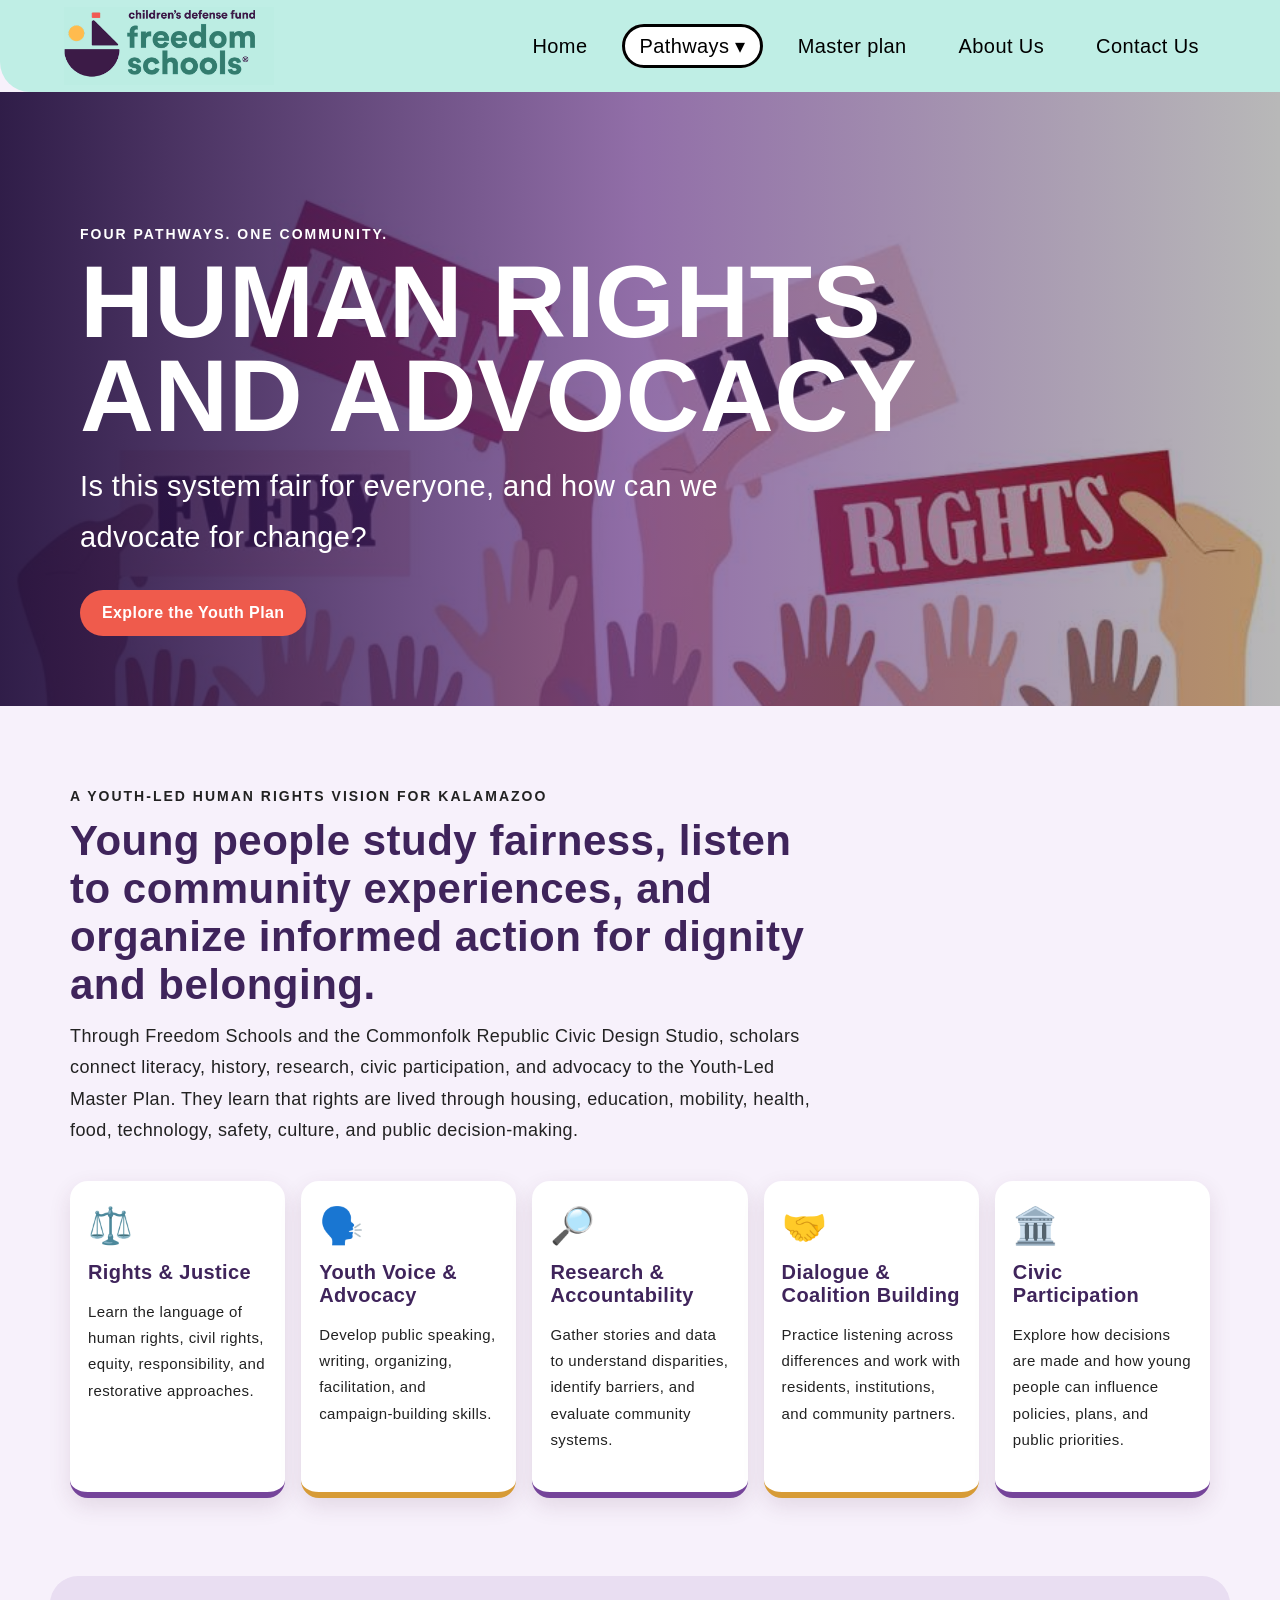
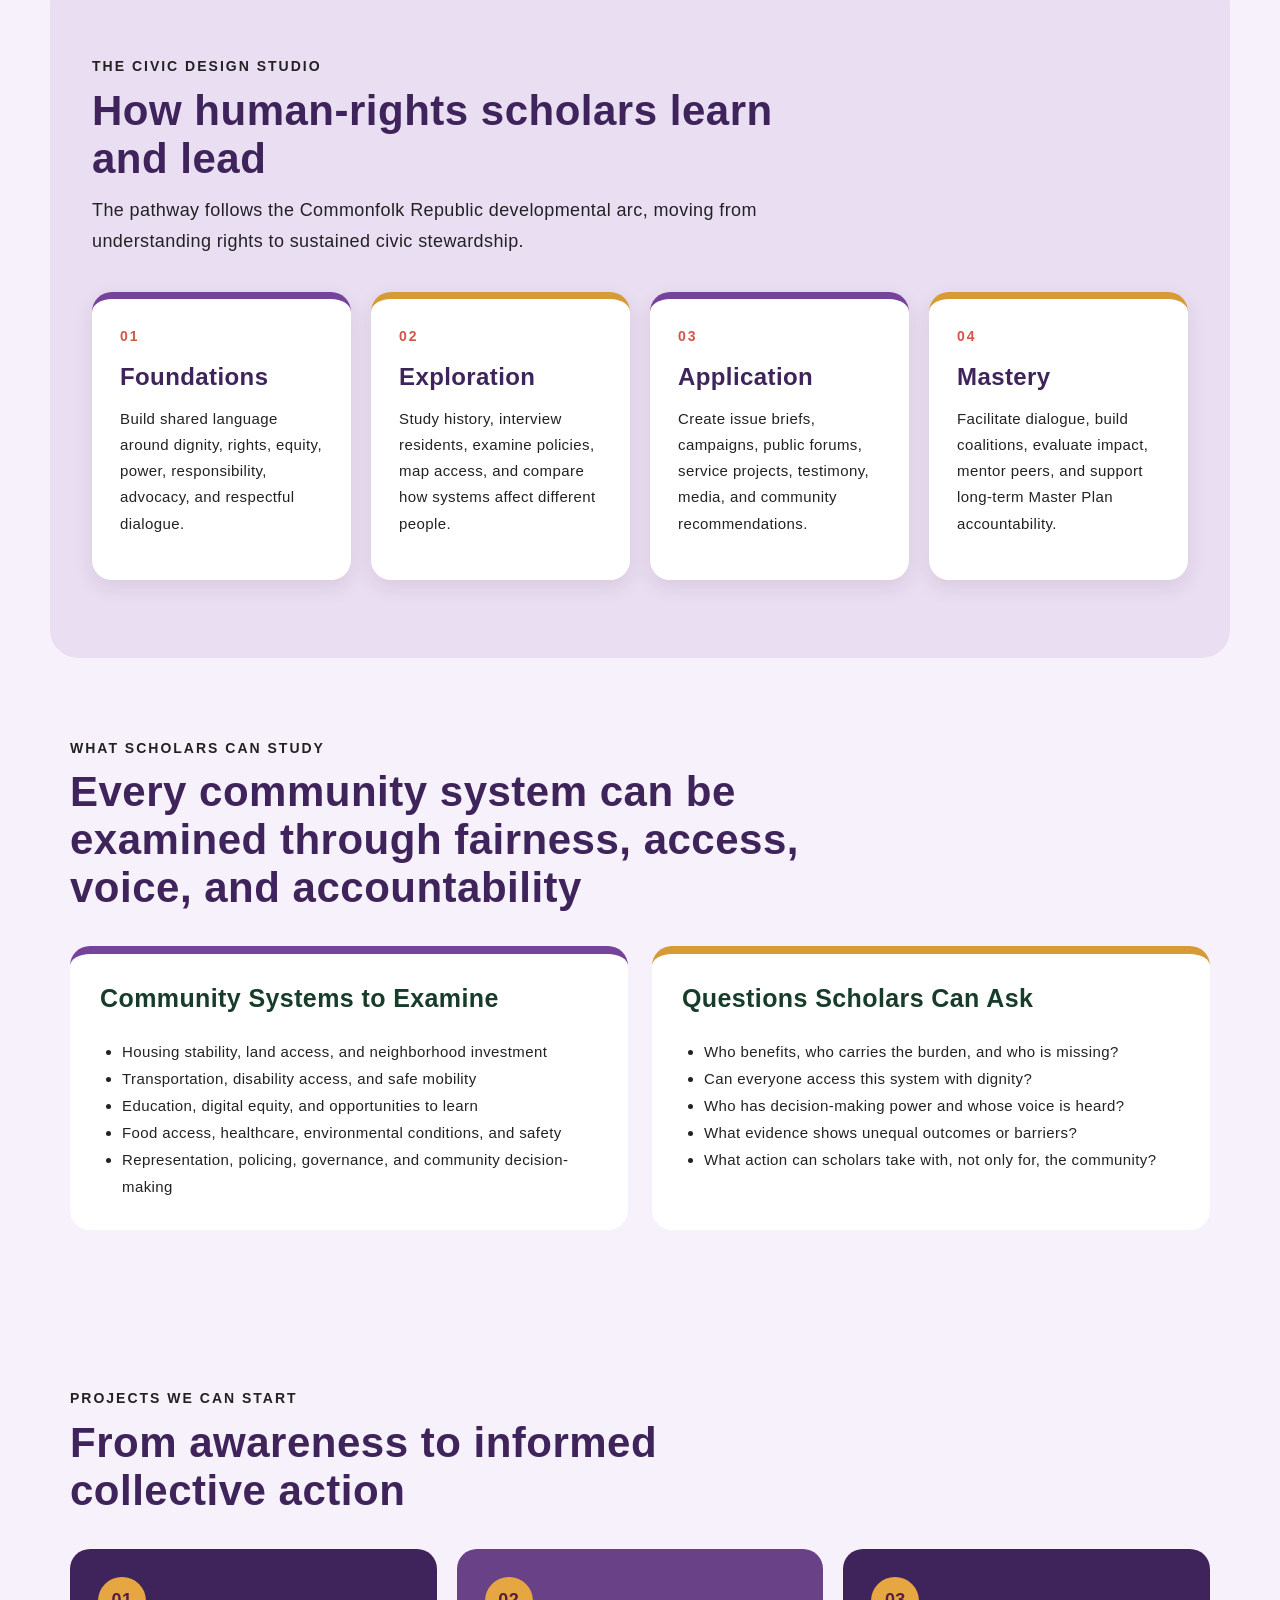
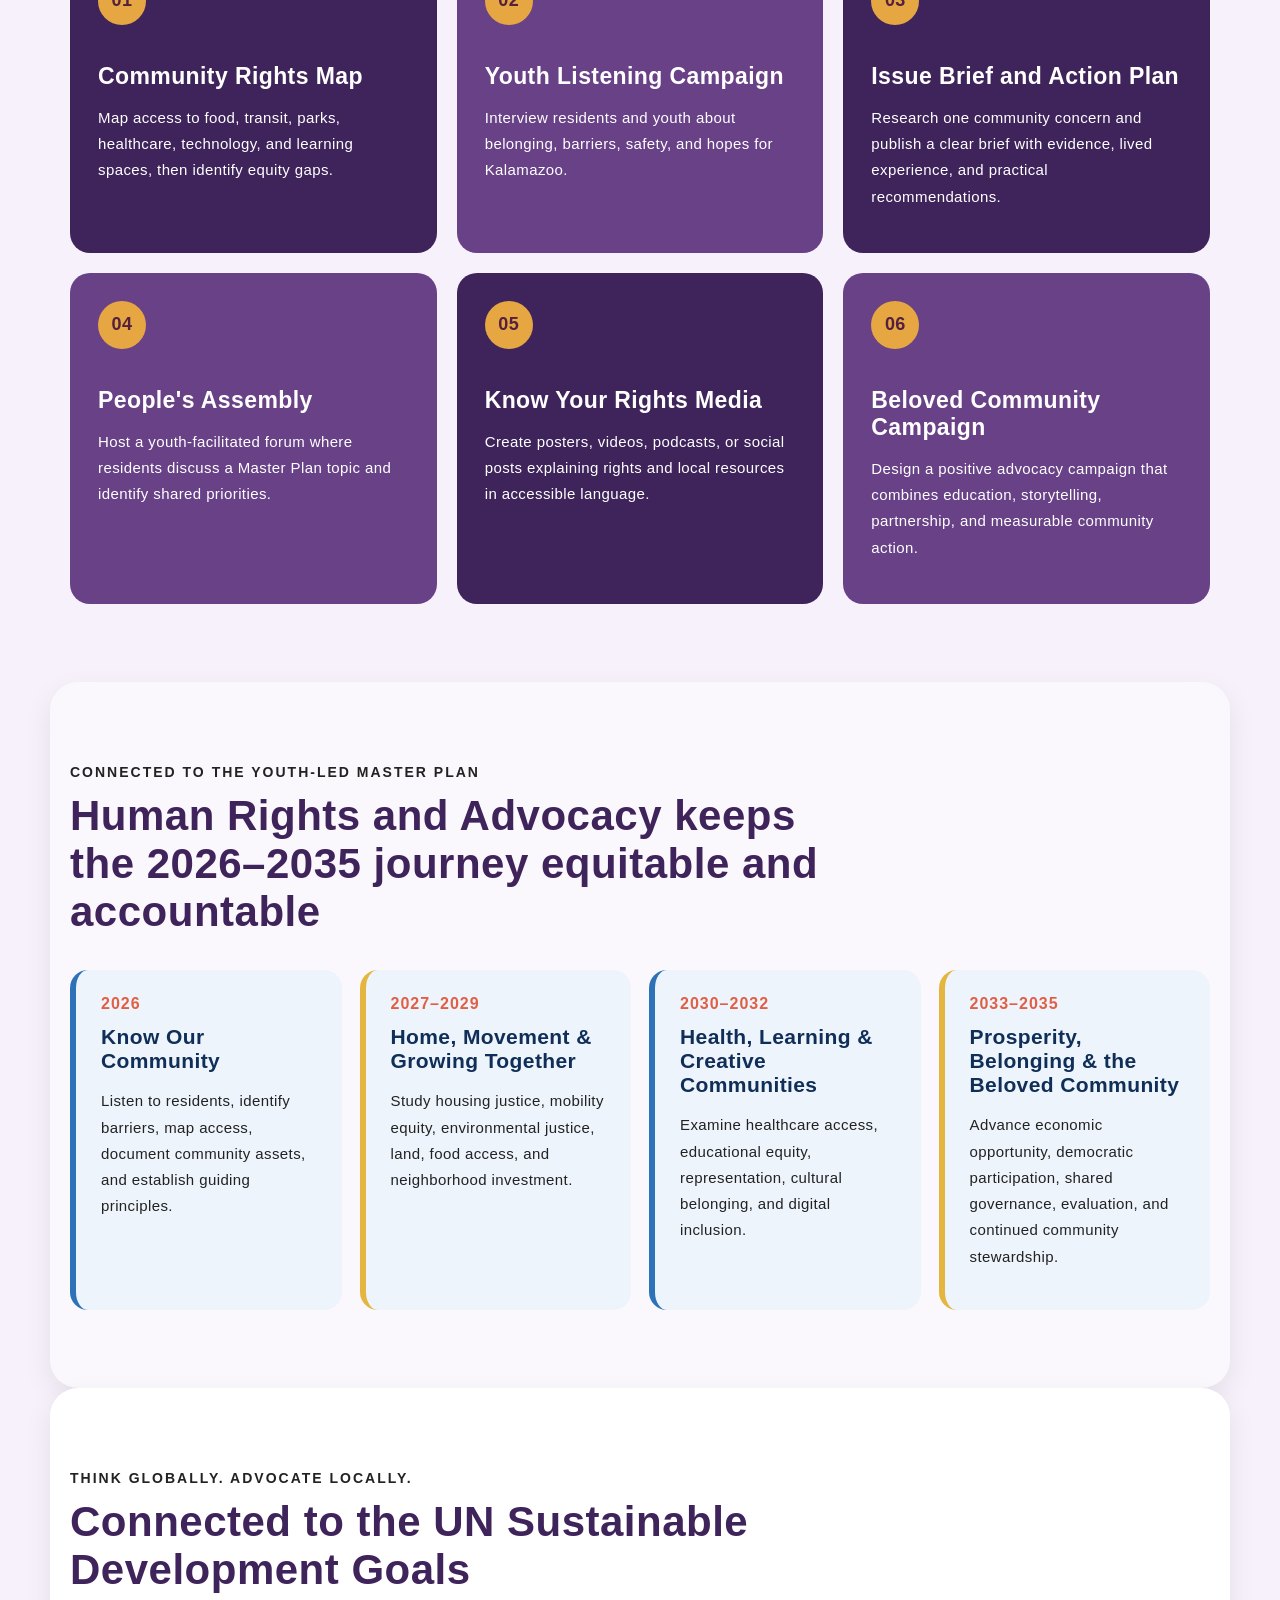
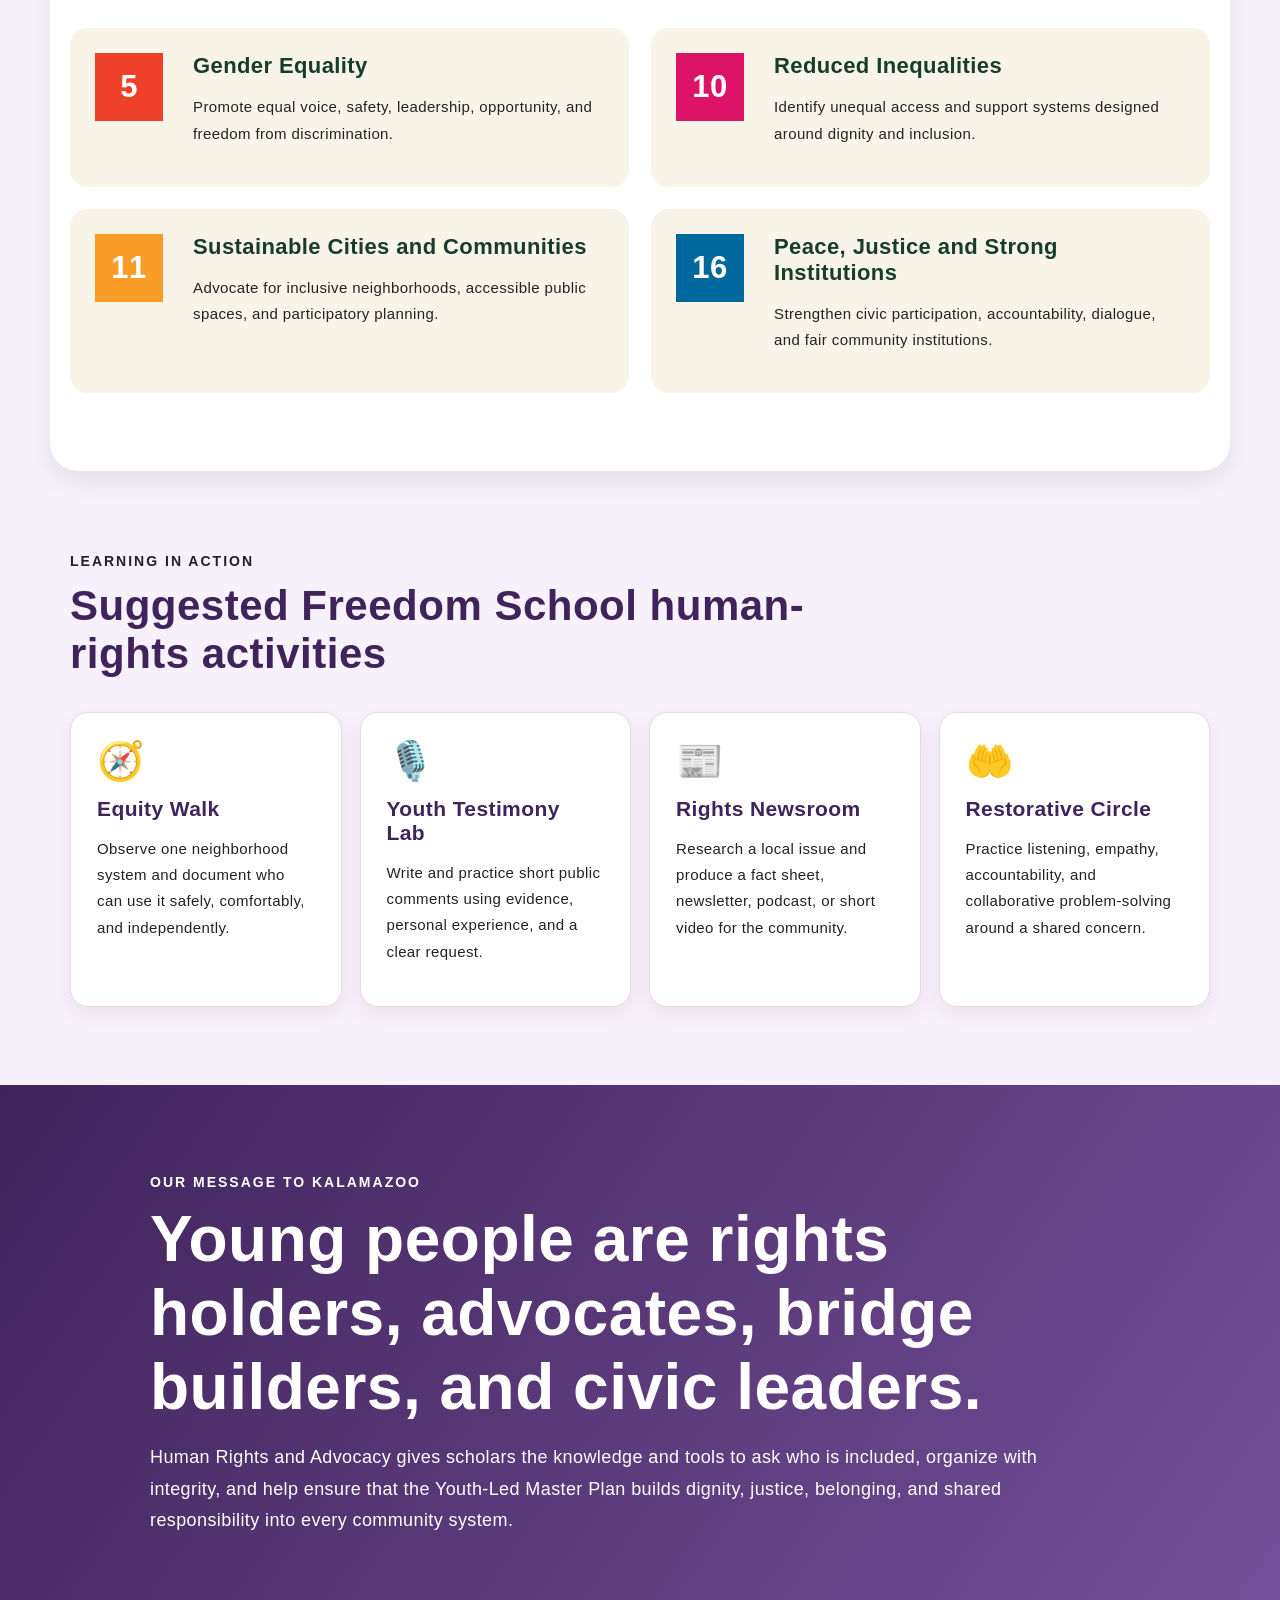
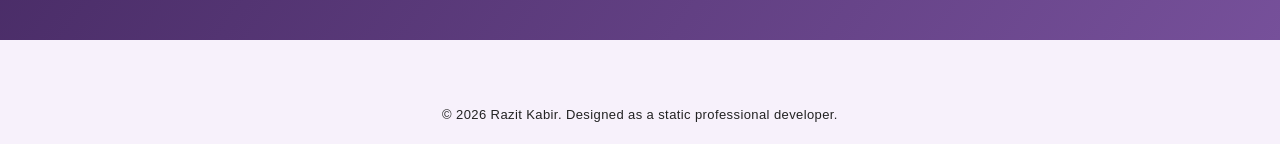
<file: human-rights.html>
<!DOCTYPE html>
<html lang="en">
<head>
  <meta charset="UTF-8" />
  <meta name="viewport" content="width=device-width, initial-scale=1.0" />
  <meta name="description" content="Explore the Human Rights and Advocacy Pathway at Freedom Schools Kalamazoo: rights education, civic participation, equity research, youth voice, advocacy, and Youth-Led Master Plan projects." />
  <title>Human Rights and Advocacy Pathway | Freedom Schools Kalamazoo</title>
  <link rel="stylesheet" href="style.css" />
</head>
<body class="pathway-page rights-systems-page">
  <header class="site-header">
    <a class="brand" href="index.html#home"><img src="logo.png" alt="Children's Defense Fund Freedom Schools logo" /></a>
    <button class="menu-toggle" aria-label="Open menu" aria-expanded="false">☰</button>
    <nav class="nav" aria-label="Main navigation">
      <a class="nav-link" href="index.html#home" data-section="home">Home</a>
      <div class="nav-item dropdown">
        <a class="nav-link active" href="index.html#pathways" data-section="pathways">Pathways <span>▾</span></a>
        <div class="dropdown-menu">
          <a href="stem.html">STEM</a>
          <a href="food-systems.html">Food System and Agriculture</a>
          <a href="human-rights.html">Human Rights and Advocacy</a>
          <a href="arts.html">Visual and Performing Arts</a>
        </div>
      </div>
      <a class="nav-link" href="index.html#master-plan" data-section="master-plan">Master plan</a>
      <a class="nav-link" href="index.html#about" data-section="about">About Us</a>
      <a class="nav-link" href="index.html#contact" data-section="contact">Contact Us</a>
    </nav>
  </header>
  <main>
    <section class="rights-hero pathway-feature-hero">
      <div class="pathway-feature-overlay"></div>
      <div class="pathway-feature-content">
        <p class="eyebrow">Four Pathways. One Community.</p>
        <h1>HUMAN RIGHTS<br>AND ADVOCACY</h1>
        <p>Is this system fair for everyone, and how can we advocate for change?</p>
        <a class="hero-cta" href="#rights-plan">Explore the Youth Plan</a>
      </div>
    </section>

    <section id="rights-plan" class="pathway-content-section pathway-intro">
      <div class="section-intro">
        <p class="eyebrow">A Youth-Led Human Rights Vision for Kalamazoo</p>
        <h2>Young people study fairness, listen to community experiences, and organize informed action for dignity and belonging.</h2>
        <p>Through Freedom Schools and the Commonfolk Republic Civic Design Studio, scholars connect literacy, history, research, civic participation, and advocacy to the Youth-Led Master Plan. They learn that rights are lived through housing, education, mobility, health, food, technology, safety, culture, and public decision-making.</p>
      </div>
      <div class="pathway-highlight-grid">
        <article><span>⚖️</span><h3>Rights &amp; Justice</h3><p>Learn the language of human rights, civil rights, equity, responsibility, and restorative approaches.</p></article>
        <article><span>🗣️</span><h3>Youth Voice &amp; Advocacy</h3><p>Develop public speaking, writing, organizing, facilitation, and campaign-building skills.</p></article>
        <article><span>🔎</span><h3>Research &amp; Accountability</h3><p>Gather stories and data to understand disparities, identify barriers, and evaluate community systems.</p></article>
        <article><span>🤝</span><h3>Dialogue &amp; Coalition Building</h3><p>Practice listening across differences and work with residents, institutions, and community partners.</p></article>
        <article><span>🏛️</span><h3>Civic Participation</h3><p>Explore how decisions are made and how young people can influence policies, plans, and public priorities.</p></article>
      </div>
    </section>

    <section class="pathway-content-section pathway-cycle-section rights-cycle-section">
      <div class="section-intro"><p class="eyebrow">The Civic Design Studio</p><h2>How human-rights scholars learn and lead</h2><p>The pathway follows the Commonfolk Republic developmental arc, moving from understanding rights to sustained civic stewardship.</p></div>
      <div class="pathway-cycle">
        <article><b>01</b><h3>Foundations</h3><p>Build shared language around dignity, rights, equity, power, responsibility, advocacy, and respectful dialogue.</p></article>
        <article><b>02</b><h3>Exploration</h3><p>Study history, interview residents, examine policies, map access, and compare how systems affect different people.</p></article>
        <article><b>03</b><h3>Application</h3><p>Create issue briefs, campaigns, public forums, service projects, testimony, media, and community recommendations.</p></article>
        <article><b>04</b><h3>Mastery</h3><p>Facilitate dialogue, build coalitions, evaluate impact, mentor peers, and support long-term Master Plan accountability.</p></article>
      </div>
    </section>

    <section class="pathway-content-section">
      <div class="section-intro"><p class="eyebrow">What Scholars Can Study</p><h2>Every community system can be examined through fairness, access, voice, and accountability</h2></div>
      <div class="two-column-cards">
        <article class="need-card rights-strength-card"><h3>Community Systems to Examine</h3><ul><li>Housing stability, land access, and neighborhood investment</li><li>Transportation, disability access, and safe mobility</li><li>Education, digital equity, and opportunities to learn</li><li>Food access, healthcare, environmental conditions, and safety</li><li>Representation, policing, governance, and community decision-making</li></ul></article>
        <article class="need-card rights-opportunity-card"><h3>Questions Scholars Can Ask</h3><ul><li>Who benefits, who carries the burden, and who is missing?</li><li>Can everyone access this system with dignity?</li><li>Who has decision-making power and whose voice is heard?</li><li>What evidence shows unequal outcomes or barriers?</li><li>What action can scholars take with, not only for, the community?</li></ul></article>
      </div>
    </section>

    <section class="pathway-content-section pathway-projects-section rights-projects-section">
      <div class="section-intro"><p class="eyebrow">Projects We Can Start</p><h2>From awareness to informed collective action</h2></div>
      <div class="pathway-project-grid">
        <article><b>01</b><h3>Community Rights Map</h3><p>Map access to food, transit, parks, healthcare, technology, and learning spaces, then identify equity gaps.</p></article>
        <article><b>02</b><h3>Youth Listening Campaign</h3><p>Interview residents and youth about belonging, barriers, safety, and hopes for Kalamazoo.</p></article>
        <article><b>03</b><h3>Issue Brief and Action Plan</h3><p>Research one community concern and publish a clear brief with evidence, lived experience, and practical recommendations.</p></article>
        <article><b>04</b><h3>People's Assembly</h3><p>Host a youth-facilitated forum where residents discuss a Master Plan topic and identify shared priorities.</p></article>
        <article><b>05</b><h3>Know Your Rights Media</h3><p>Create posters, videos, podcasts, or social posts explaining rights and local resources in accessible language.</p></article>
        <article><b>06</b><h3>Beloved Community Campaign</h3><p>Design a positive advocacy campaign that combines education, storytelling, partnership, and measurable community action.</p></article>
      </div>
    </section>

    <section class="pathway-content-section masterplan-connection rights-masterplan">
      <div class="section-intro"><p class="eyebrow">Connected to the Youth-Led Master Plan</p><h2>Human Rights and Advocacy keeps the 2026–2035 journey equitable and accountable</h2></div>
      <div class="masterplan-grid">
        <article><span>2026</span><h3>Know Our Community</h3><p>Listen to residents, identify barriers, map access, document community assets, and establish guiding principles.</p></article>
        <article><span>2027–2029</span><h3>Home, Movement &amp; Growing Together</h3><p>Study housing justice, mobility equity, environmental justice, land, food access, and neighborhood investment.</p></article>
        <article><span>2030–2032</span><h3>Health, Learning &amp; Creative Communities</h3><p>Examine healthcare access, educational equity, representation, cultural belonging, and digital inclusion.</p></article>
        <article><span>2033–2035</span><h3>Prosperity, Belonging &amp; the Beloved Community</h3><p>Advance economic opportunity, democratic participation, shared governance, evaluation, and continued community stewardship.</p></article>
      </div>
    </section>

    <section class="pathway-content-section sdg-section rights-sdg-section">
      <div class="section-intro"><p class="eyebrow">Think Globally. Advocate Locally.</p><h2>Connected to the UN Sustainable Development Goals</h2></div>
      <div class="sdg-grid">
        <article><div class="sdg-number">5</div><div><h3>Gender Equality</h3><p>Promote equal voice, safety, leadership, opportunity, and freedom from discrimination.</p></div></article>
        <article><div class="sdg-number">10</div><div><h3>Reduced Inequalities</h3><p>Identify unequal access and support systems designed around dignity and inclusion.</p></div></article>
        <article><div class="sdg-number">11</div><div><h3>Sustainable Cities and Communities</h3><p>Advocate for inclusive neighborhoods, accessible public spaces, and participatory planning.</p></div></article>
        <article><div class="sdg-number">16</div><div><h3>Peace, Justice and Strong Institutions</h3><p>Strengthen civic participation, accountability, dialogue, and fair community institutions.</p></div></article>
      </div>
    </section>

    <section class="pathway-content-section pathway-activities">
      <div class="section-intro"><p class="eyebrow">Learning in Action</p><h2>Suggested Freedom School human-rights activities</h2></div>
      <div class="pathway-activity-grid">
        <article><span>🧭</span><h3>Equity Walk</h3><p>Observe one neighborhood system and document who can use it safely, comfortably, and independently.</p></article>
        <article><span>🎙️</span><h3>Youth Testimony Lab</h3><p>Write and practice short public comments using evidence, personal experience, and a clear request.</p></article>
        <article><span>📰</span><h3>Rights Newsroom</h3><p>Research a local issue and produce a fact sheet, newsletter, podcast, or short video for the community.</p></article>
        <article><span>🤲</span><h3>Restorative Circle</h3><p>Practice listening, empathy, accountability, and collaborative problem-solving around a shared concern.</p></article>
      </div>
    </section>

    <section class="pathway-message rights-message"><div><p class="eyebrow">Our Message to Kalamazoo</p><h2>Young people are rights holders, advocates, bridge builders, and civic leaders.</h2><p>Human Rights and Advocacy gives scholars the knowledge and tools to ask who is included, organize with integrity, and help ensure that the Youth-Led Master Plan builds dignity, justice, belonging, and shared responsibility into every community system.</p></div></section>
  </main>
  <footer>© 2026 Razit Kabir. Designed as a static professional developer.</footer>
  <script src="main.js"></script>
</body>
</html>
</file>
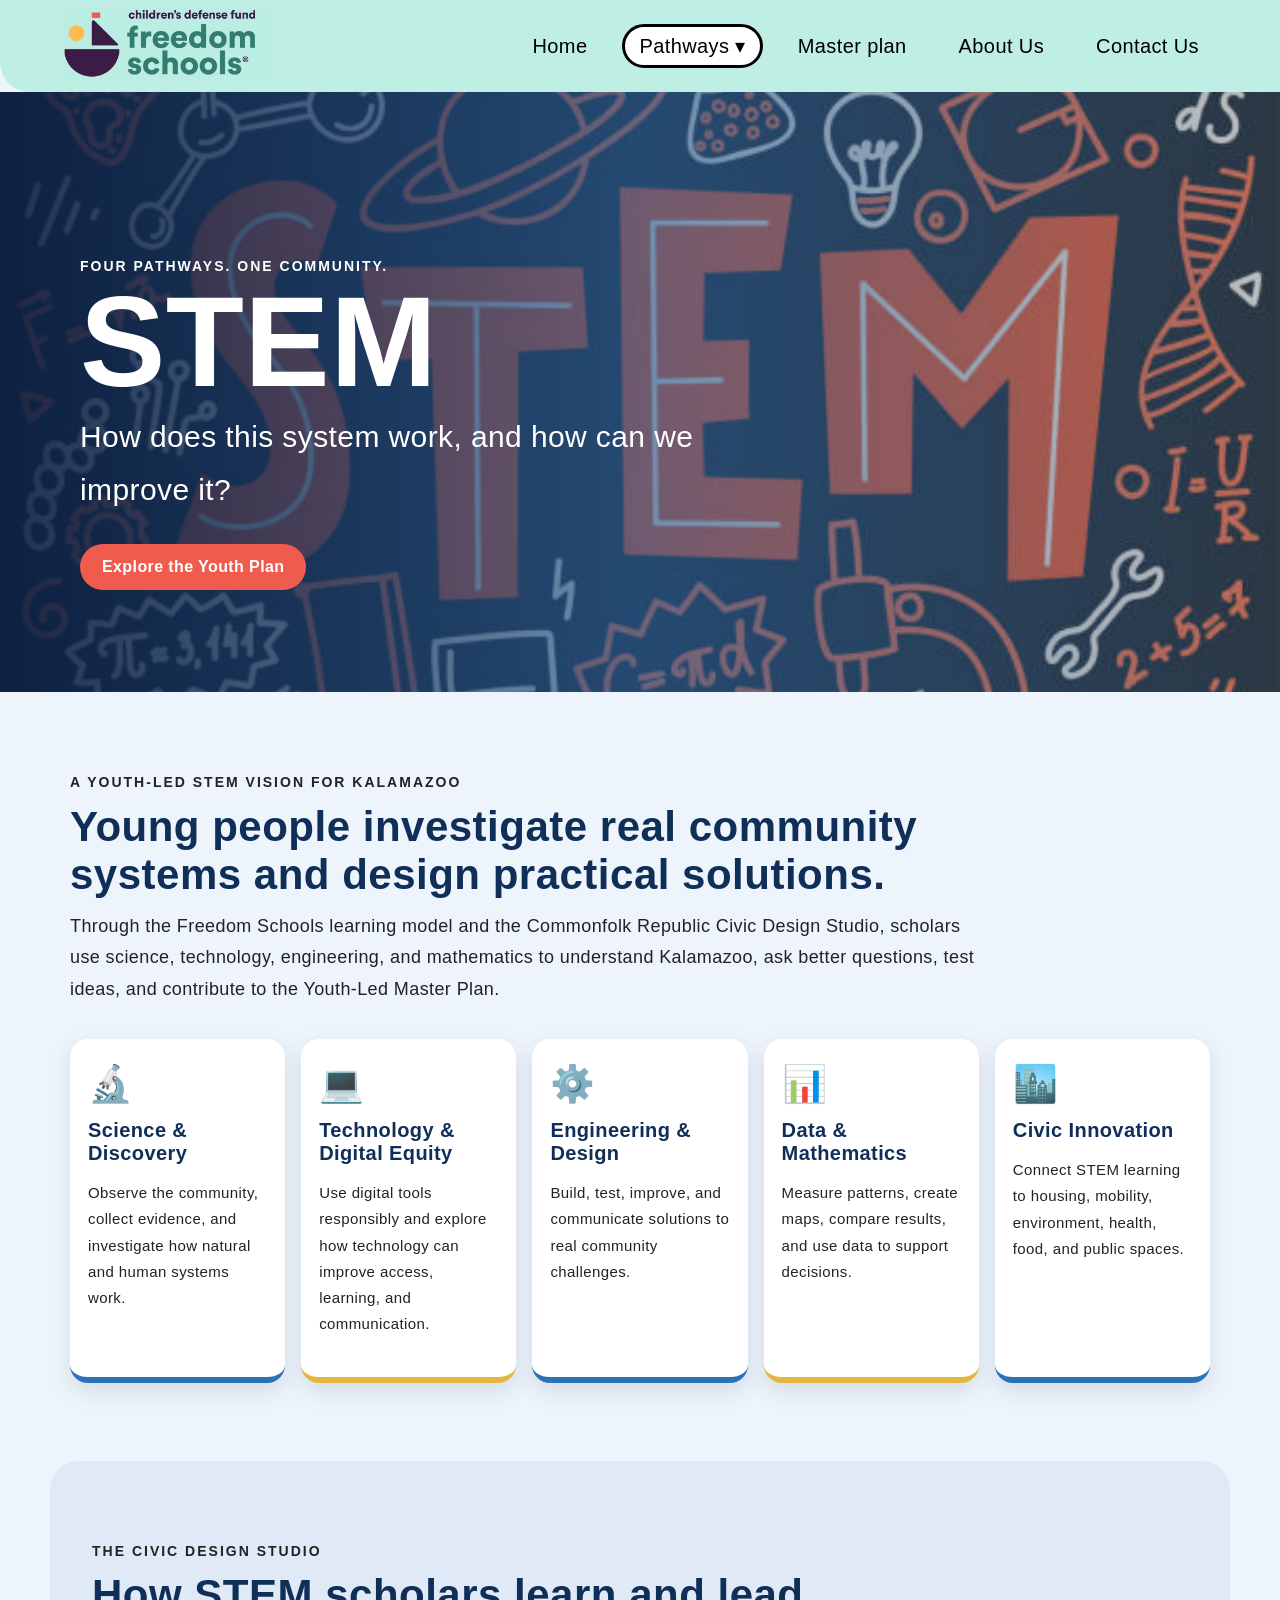
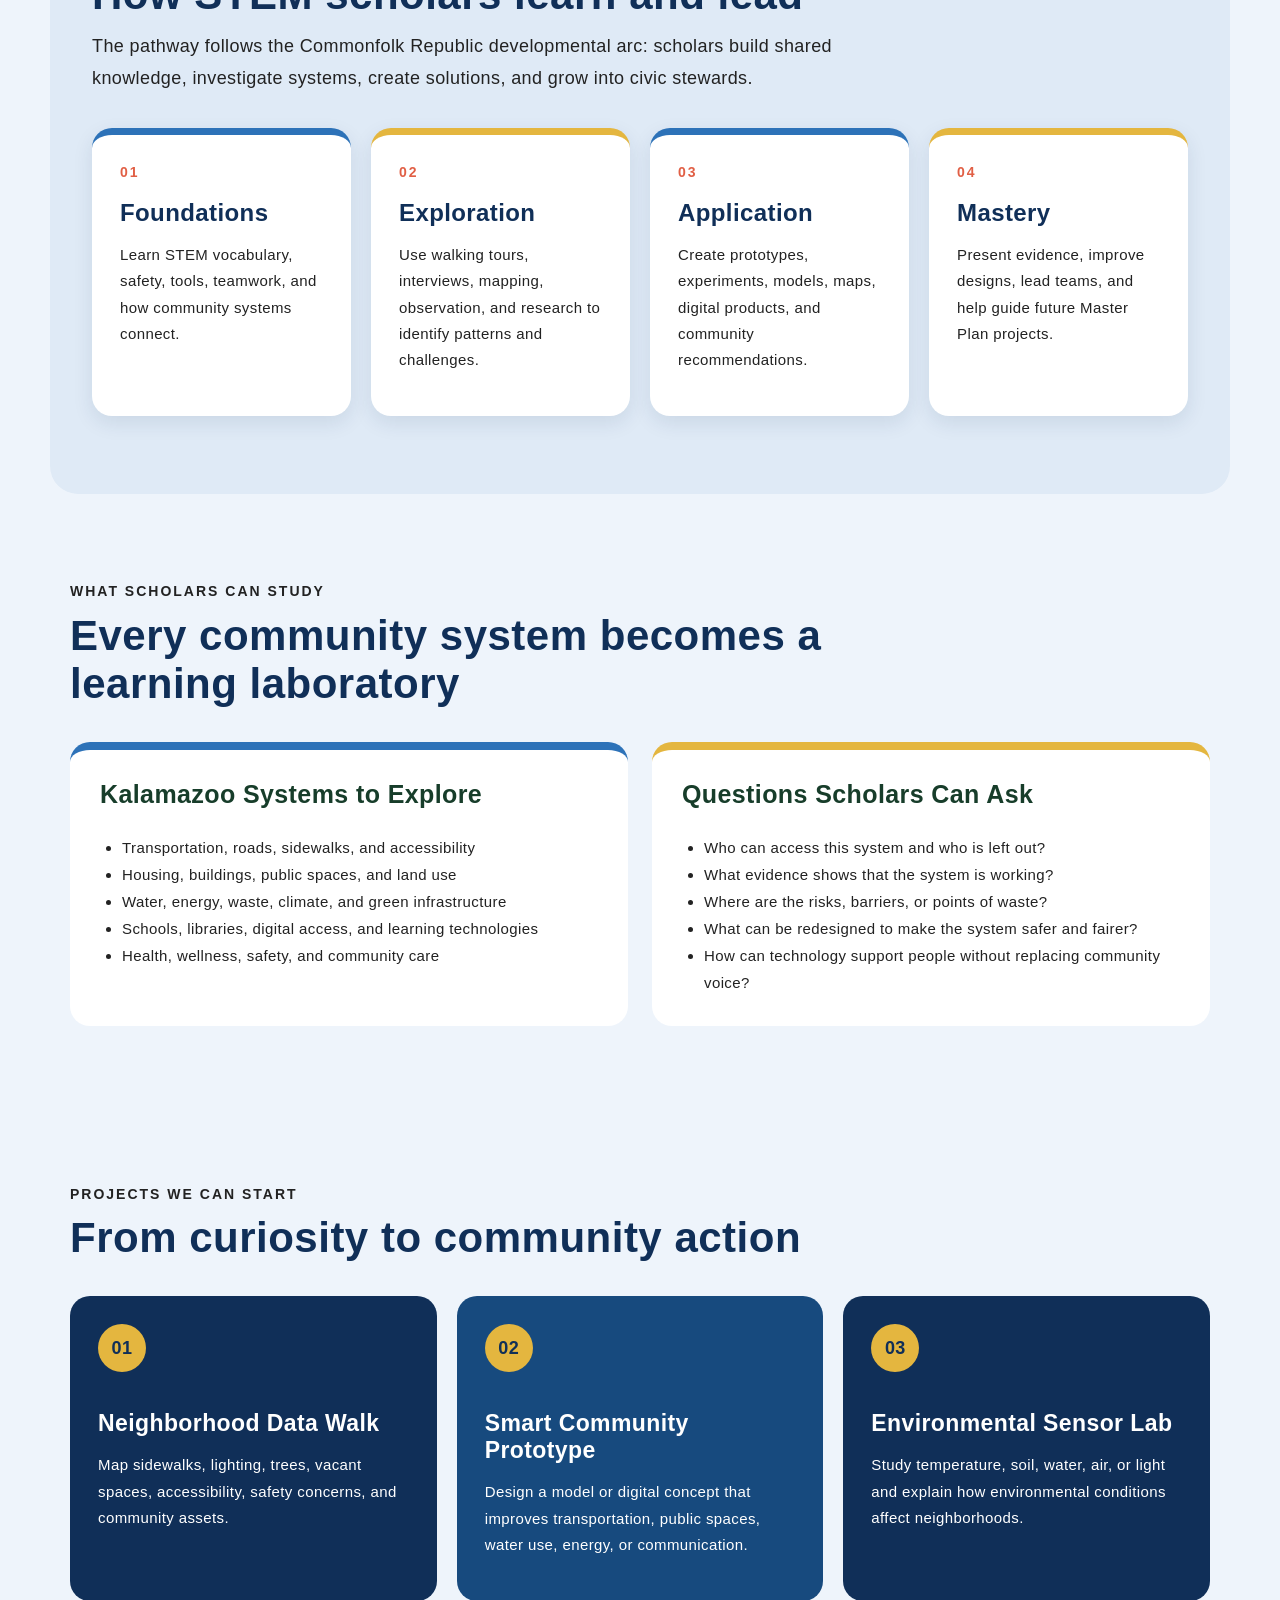
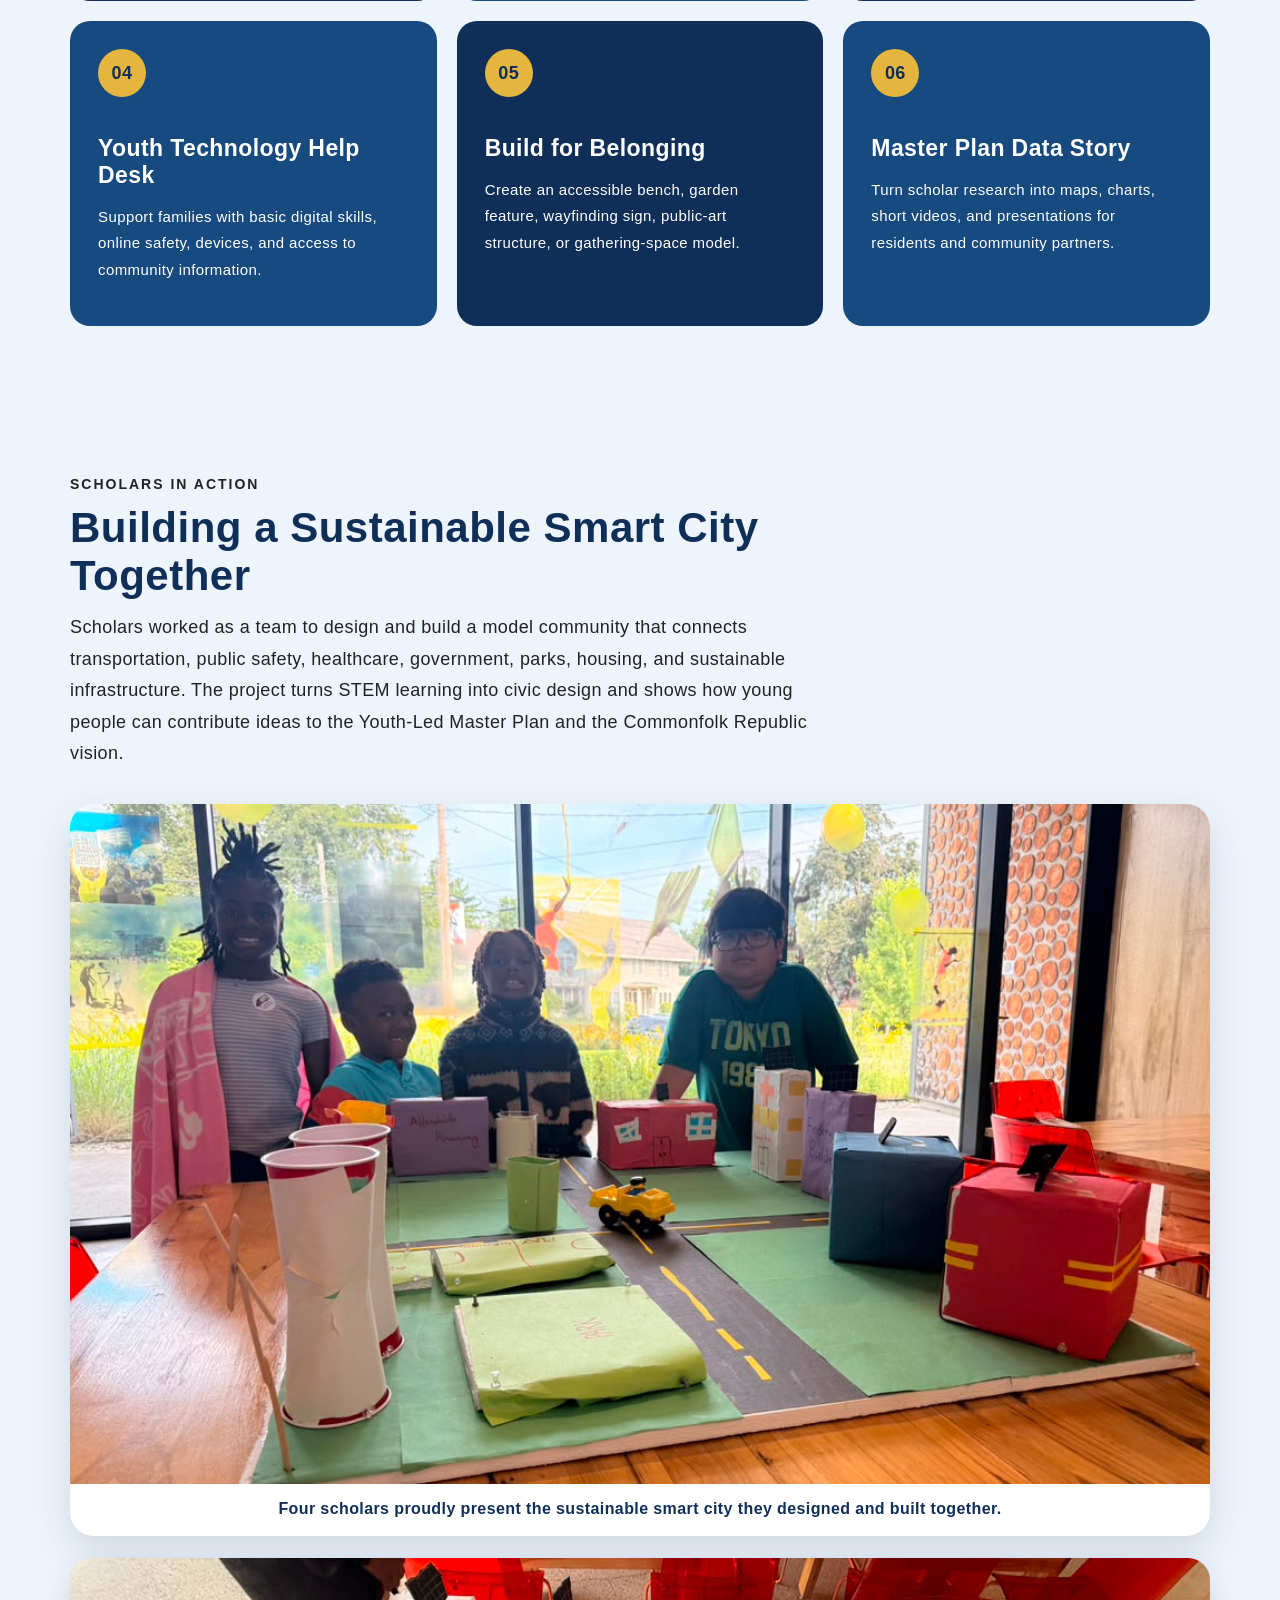
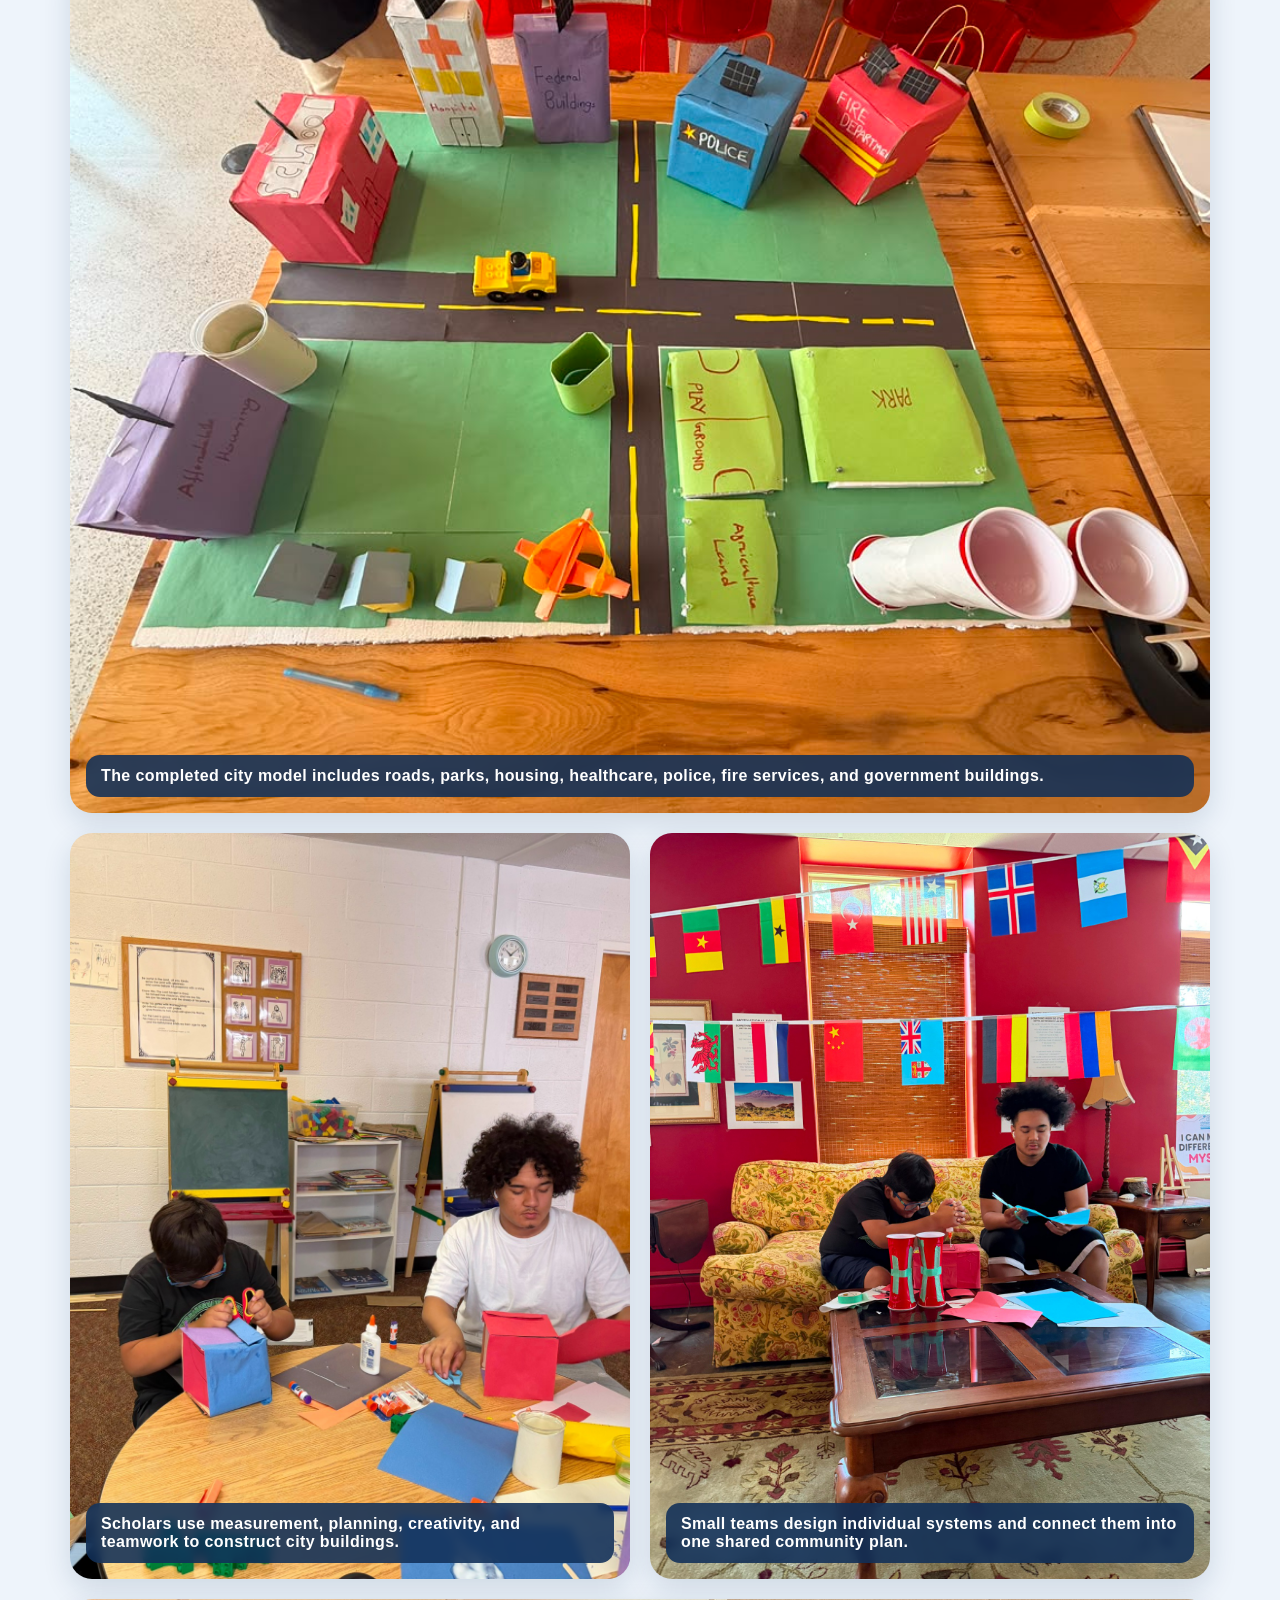
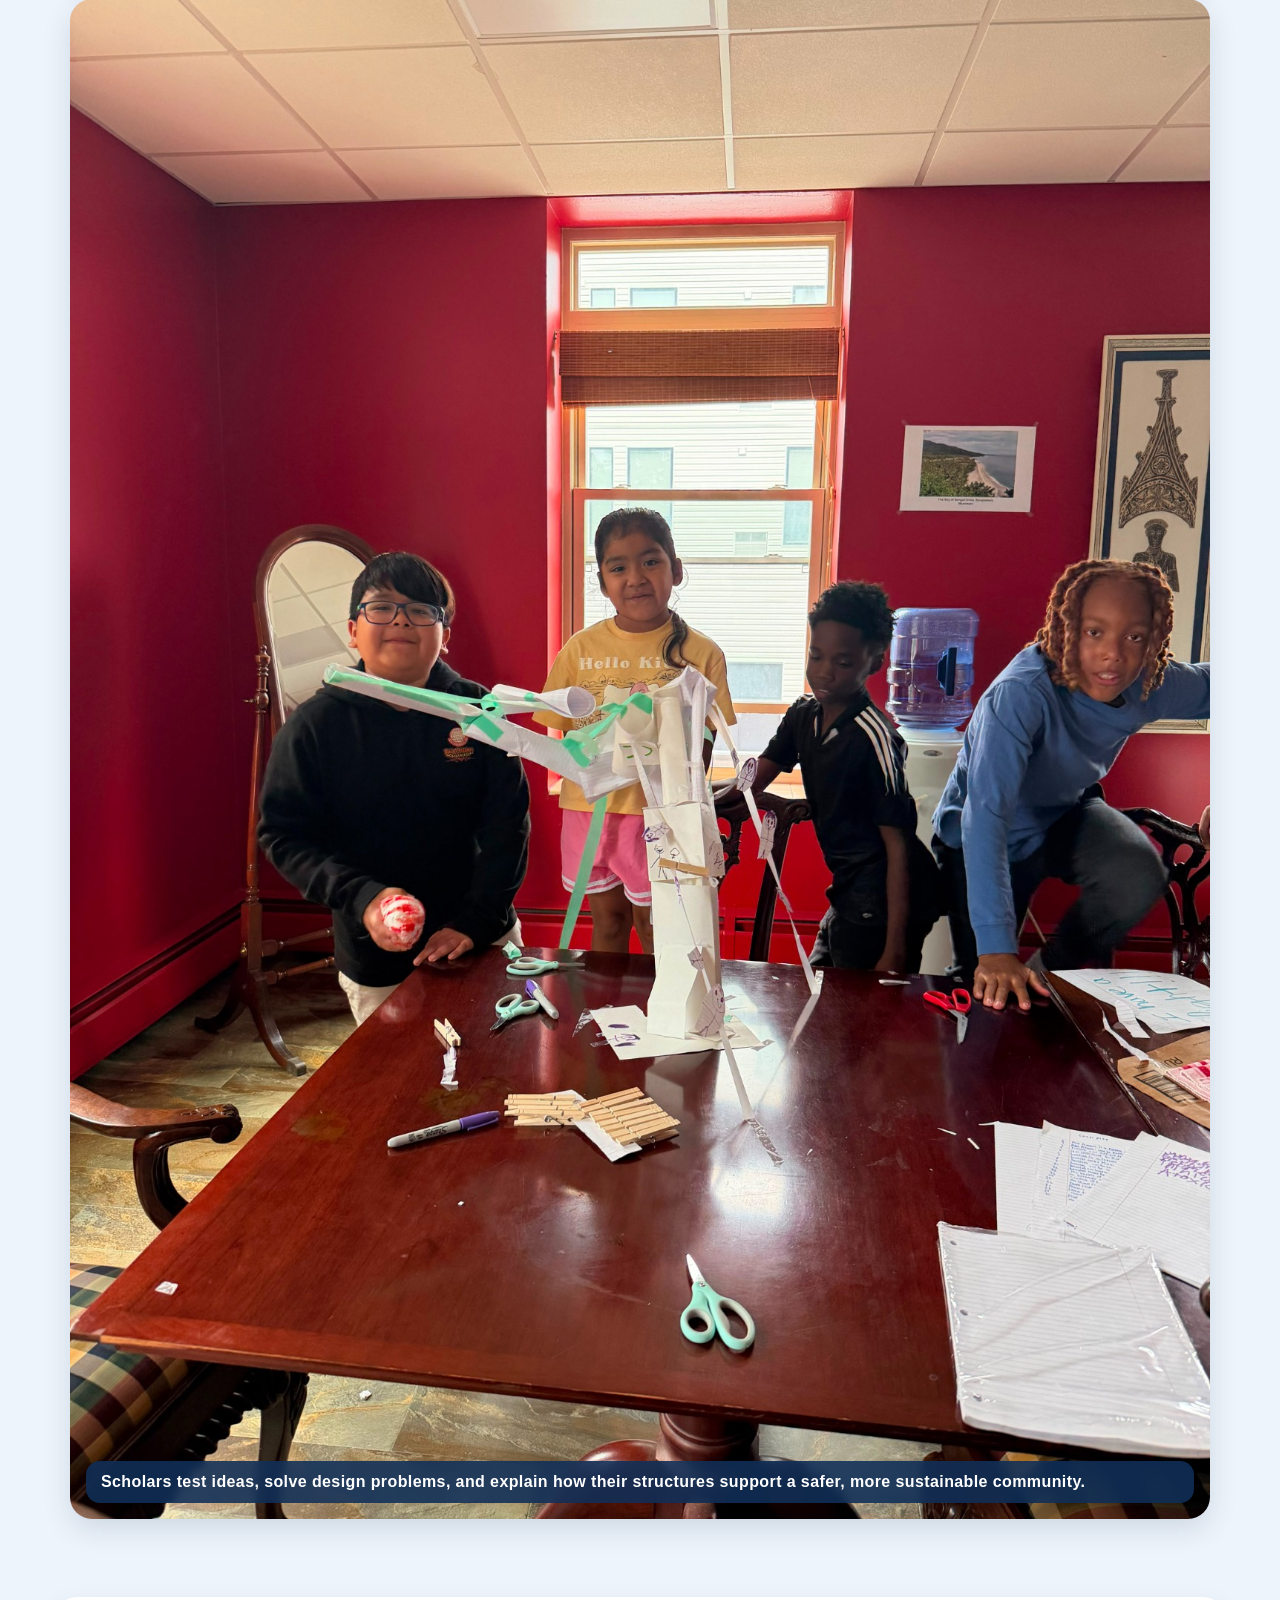
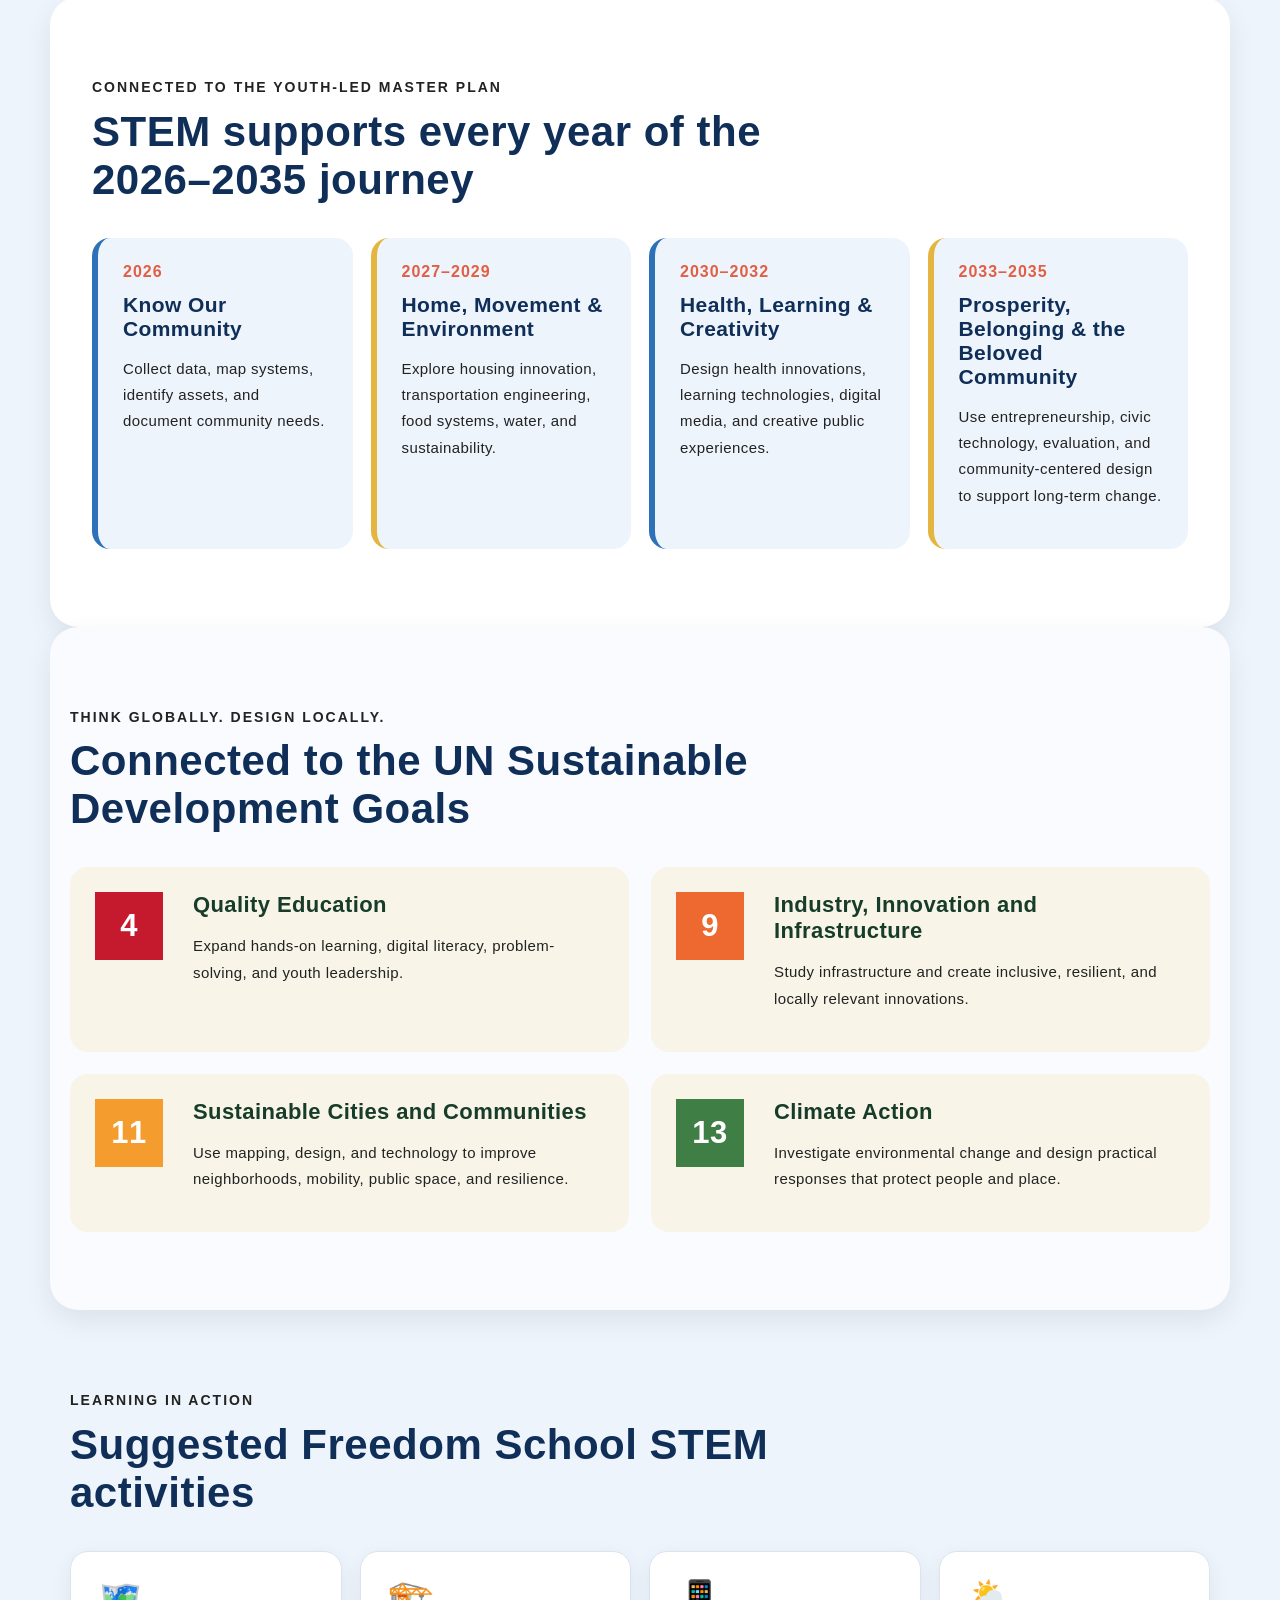
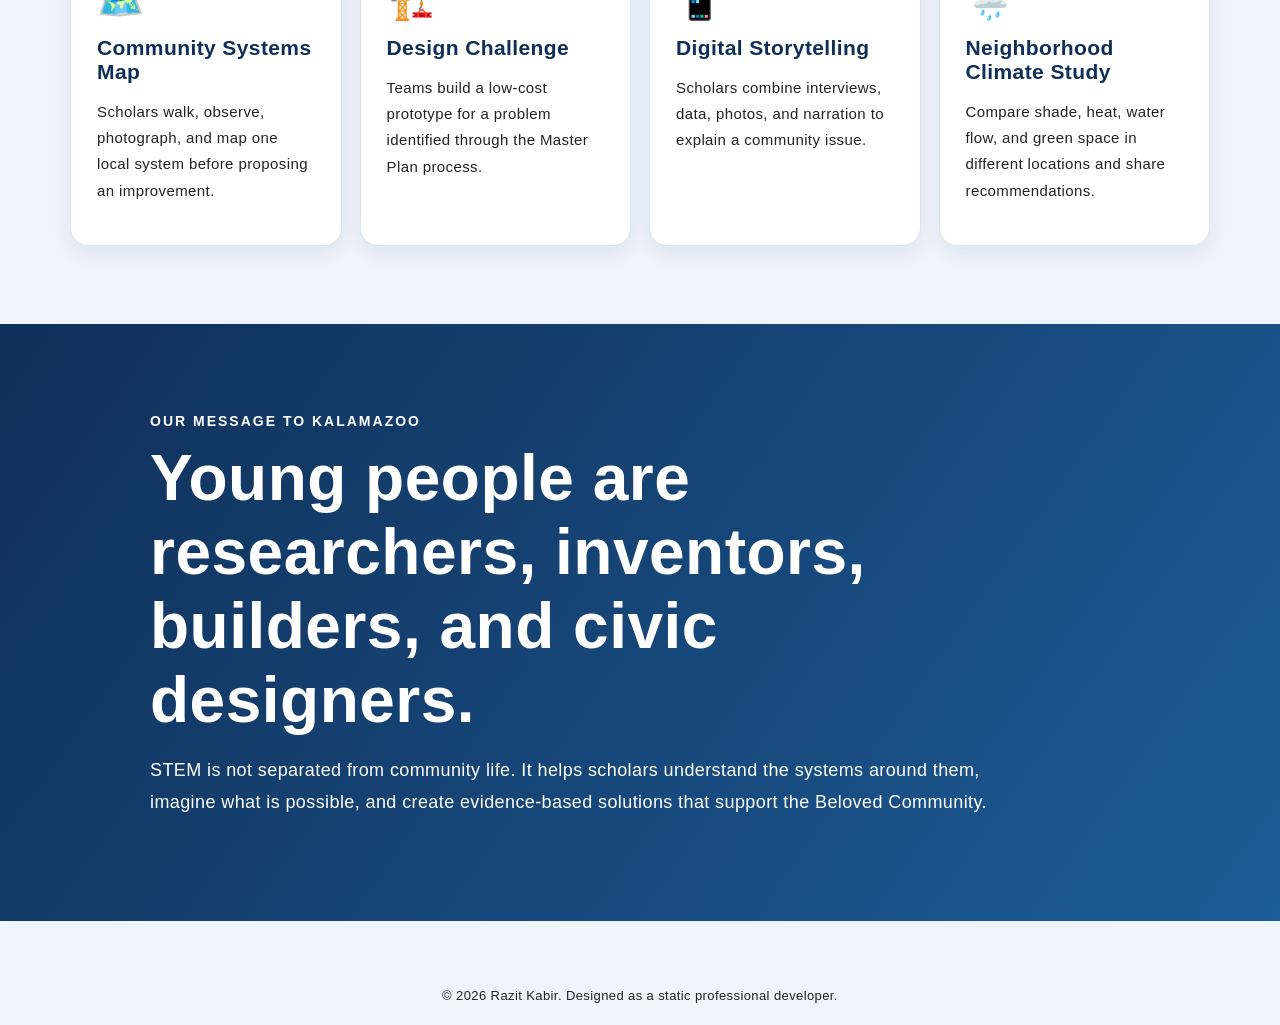
<file: stem.html>
<!DOCTYPE html>
<html lang="en">
<head>
  <meta charset="UTF-8" />
  <meta name="viewport" content="width=device-width, initial-scale=1.0" />
  <meta name="description" content="Explore the STEM Pathway at Freedom Schools Kalamazoo: youth-led engineering, technology, civic design, community research, and Master Plan projects." />
  <title>STEM Pathway | Freedom Schools Kalamazoo</title>
  <link rel="stylesheet" href="style.css" />
</head>
<body class="pathway-page stem-systems-page">
  <header class="site-header">
    <a class="brand" href="index.html#home"><img src="logo.png" alt="Children's Defense Fund Freedom Schools logo" /></a>
    <button class="menu-toggle" aria-label="Open menu" aria-expanded="false">☰</button>
    <nav class="nav" aria-label="Main navigation">
      <a class="nav-link" href="index.html#home" data-section="home">Home</a>
      <div class="nav-item dropdown">
        <a class="nav-link active" href="index.html#pathways" data-section="pathways">Pathways <span>▾</span></a>
        <div class="dropdown-menu">
          <a href="stem.html">STEM</a>
          <a href="food-systems.html">Food System and Agriculture</a>
          <a href="human-rights.html">Human Rights and Advocacy</a>
          <a href="arts.html">Visual and Performing Arts</a>
        </div>
      </div>
      <a class="nav-link" href="index.html#master-plan" data-section="master-plan">Master plan</a>
      <a class="nav-link" href="index.html#about" data-section="about">About Us</a>
      <a class="nav-link" href="index.html#contact" data-section="contact">Contact Us</a>
    </nav>
  </header>

  <main>
    <section class="stem-hero">
      <div class="stem-hero-overlay"></div>
      <div class="stem-hero-content">
        <p class="eyebrow">Four Pathways. One Community.</p>
        <h1>STEM</h1>
        <p>How does this system work, and how can we improve it?</p>
        <a class="hero-cta" href="#stem-plan">Explore the Youth Plan</a>
      </div>
    </section>

    <section id="stem-plan" class="stem-content-section stem-intro">
      <div class="section-intro">
        <p class="eyebrow">A Youth-Led STEM Vision for Kalamazoo</p>
        <h2>Young people investigate real community systems and design practical solutions.</h2>
        <p>Through the Freedom Schools learning model and the Commonfolk Republic Civic Design Studio, scholars use science, technology, engineering, and mathematics to understand Kalamazoo, ask better questions, test ideas, and contribute to the Youth-Led Master Plan.</p>
      </div>
      <div class="stem-highlights">
        <article><span>🔬</span><h3>Science &amp; Discovery</h3><p>Observe the community, collect evidence, and investigate how natural and human systems work.</p></article>
        <article><span>💻</span><h3>Technology &amp; Digital Equity</h3><p>Use digital tools responsibly and explore how technology can improve access, learning, and communication.</p></article>
        <article><span>⚙️</span><h3>Engineering &amp; Design</h3><p>Build, test, improve, and communicate solutions to real community challenges.</p></article>
        <article><span>📊</span><h3>Data &amp; Mathematics</h3><p>Measure patterns, create maps, compare results, and use data to support decisions.</p></article>
        <article><span>🏙️</span><h3>Civic Innovation</h3><p>Connect STEM learning to housing, mobility, environment, health, food, and public spaces.</p></article>
      </div>
    </section>

    <section class="stem-content-section stem-cycle-section">
      <div class="section-intro">
        <p class="eyebrow">The Civic Design Studio</p>
        <h2>How STEM scholars learn and lead</h2>
        <p>The pathway follows the Commonfolk Republic developmental arc: scholars build shared knowledge, investigate systems, create solutions, and grow into civic stewards.</p>
      </div>
      <div class="stem-cycle">
        <article><b>01</b><h3>Foundations</h3><p>Learn STEM vocabulary, safety, tools, teamwork, and how community systems connect.</p></article>
        <article><b>02</b><h3>Exploration</h3><p>Use walking tours, interviews, mapping, observation, and research to identify patterns and challenges.</p></article>
        <article><b>03</b><h3>Application</h3><p>Create prototypes, experiments, models, maps, digital products, and community recommendations.</p></article>
        <article><b>04</b><h3>Mastery</h3><p>Present evidence, improve designs, lead teams, and help guide future Master Plan projects.</p></article>
      </div>
    </section>

    <section class="stem-content-section stem-needs">
      <div class="section-intro">
        <p class="eyebrow">What Scholars Can Study</p>
        <h2>Every community system becomes a learning laboratory</h2>
      </div>
      <div class="two-column-cards stem-two-column">
        <article class="need-card stem-strength-card"><h3>Kalamazoo Systems to Explore</h3><ul><li>Transportation, roads, sidewalks, and accessibility</li><li>Housing, buildings, public spaces, and land use</li><li>Water, energy, waste, climate, and green infrastructure</li><li>Schools, libraries, digital access, and learning technologies</li><li>Health, wellness, safety, and community care</li></ul></article>
        <article class="need-card stem-opportunity-card"><h3>Questions Scholars Can Ask</h3><ul><li>Who can access this system and who is left out?</li><li>What evidence shows that the system is working?</li><li>Where are the risks, barriers, or points of waste?</li><li>What can be redesigned to make the system safer and fairer?</li><li>How can technology support people without replacing community voice?</li></ul></article>
      </div>
    </section>

    <section class="stem-content-section stem-projects">
      <div class="section-intro">
        <p class="eyebrow">Projects We Can Start</p>
        <h2>From curiosity to community action</h2>
      </div>
      <div class="stem-project-grid">
        <article><b>01</b><h3>Neighborhood Data Walk</h3><p>Map sidewalks, lighting, trees, vacant spaces, accessibility, safety concerns, and community assets.</p></article>
        <article><b>02</b><h3>Smart Community Prototype</h3><p>Design a model or digital concept that improves transportation, public spaces, water use, energy, or communication.</p></article>
        <article><b>03</b><h3>Environmental Sensor Lab</h3><p>Study temperature, soil, water, air, or light and explain how environmental conditions affect neighborhoods.</p></article>
        <article><b>04</b><h3>Youth Technology Help Desk</h3><p>Support families with basic digital skills, online safety, devices, and access to community information.</p></article>
        <article><b>05</b><h3>Build for Belonging</h3><p>Create an accessible bench, garden feature, wayfinding sign, public-art structure, or gathering-space model.</p></article>
        <article><b>06</b><h3>Master Plan Data Story</h3><p>Turn scholar research into maps, charts, short videos, and presentations for residents and community partners.</p></article>
      </div>
    </section>


    <section class="stem-content-section stem-smart-city-section">
      <div class="section-intro">
        <p class="eyebrow">Scholars in Action</p>
        <h2>Building a Sustainable Smart City Together</h2>
        <p>Scholars worked as a team to design and build a model community that connects transportation, public safety, healthcare, government, parks, housing, and sustainable infrastructure. The project turns STEM learning into civic design and shows how young people can contribute ideas to the Youth-Led Master Plan and the Commonfolk Republic vision.</p>
      </div>

      <figure class="stem-smart-city-feature">
        <img src="stem-smart-city-scholars.jpeg" alt="Four Freedom School scholars standing behind their sustainable smart city model" />
        <figcaption>Four scholars proudly present the sustainable smart city they designed and built together.</figcaption>
      </figure>

      <div class="stem-smart-city-grid">
        <figure class="stem-smart-city-card stem-smart-city-card-wide">
          <img src="stem-smart-city-model.jpeg" alt="A sustainable smart city model with roads, public buildings, parks, and community services" />
          <figcaption>The completed city model includes roads, parks, housing, healthcare, police, fire services, and government buildings.</figcaption>
        </figure>
        <figure class="stem-smart-city-card">
          <img src="stem-smart-city-building-1.jpeg" alt="Scholars constructing buildings for the sustainable smart city" />
          <figcaption>Scholars use measurement, planning, creativity, and teamwork to construct city buildings.</figcaption>
        </figure>
        <figure class="stem-smart-city-card">
          <img src="stem-smart-city-building-2.jpeg" alt="Scholars working together on parts of the smart city model" />
          <figcaption>Small teams design individual systems and connect them into one shared community plan.</figcaption>
        </figure>
        <figure class="stem-smart-city-card stem-smart-city-card-wide">
          <img src="stem-smart-city-building-3.jpeg" alt="Freedom School scholars presenting a structure created for the smart city project" />
          <figcaption>Scholars test ideas, solve design problems, and explain how their structures support a safer, more sustainable community.</figcaption>
        </figure>
      </div>
    </section>

    <section class="stem-content-section masterplan-connection">
      <div class="section-intro">
        <p class="eyebrow">Connected to the Youth-Led Master Plan</p>
        <h2>STEM supports every year of the 2026–2035 journey</h2>
      </div>
      <div class="masterplan-grid">
        <article><span>2026</span><h3>Know Our Community</h3><p>Collect data, map systems, identify assets, and document community needs.</p></article>
        <article><span>2027–2029</span><h3>Home, Movement &amp; Environment</h3><p>Explore housing innovation, transportation engineering, food systems, water, and sustainability.</p></article>
        <article><span>2030–2032</span><h3>Health, Learning &amp; Creativity</h3><p>Design health innovations, learning technologies, digital media, and creative public experiences.</p></article>
        <article><span>2033–2035</span><h3>Prosperity, Belonging &amp; the Beloved Community</h3><p>Use entrepreneurship, civic technology, evaluation, and community-centered design to support long-term change.</p></article>
      </div>
    </section>

    <section class="stem-content-section sdg-section stem-sdg-section">
      <div class="section-intro">
        <p class="eyebrow">Think Globally. Design Locally.</p>
        <h2>Connected to the UN Sustainable Development Goals</h2>
      </div>
      <div class="sdg-grid stem-sdg-grid">
        <article><div class="sdg-number">4</div><div><h3>Quality Education</h3><p>Expand hands-on learning, digital literacy, problem-solving, and youth leadership.</p></div></article>
        <article><div class="sdg-number">9</div><div><h3>Industry, Innovation and Infrastructure</h3><p>Study infrastructure and create inclusive, resilient, and locally relevant innovations.</p></div></article>
        <article><div class="sdg-number">11</div><div><h3>Sustainable Cities and Communities</h3><p>Use mapping, design, and technology to improve neighborhoods, mobility, public space, and resilience.</p></div></article>
        <article><div class="sdg-number">13</div><div><h3>Climate Action</h3><p>Investigate environmental change and design practical responses that protect people and place.</p></div></article>
      </div>
    </section>

    <section class="stem-content-section stem-activities">
      <div class="section-intro">
        <p class="eyebrow">Learning in Action</p>
        <h2>Suggested Freedom School STEM activities</h2>
      </div>
      <div class="stem-activity-grid">
        <article><span>🗺️</span><h3>Community Systems Map</h3><p>Scholars walk, observe, photograph, and map one local system before proposing an improvement.</p></article>
        <article><span>🏗️</span><h3>Design Challenge</h3><p>Teams build a low-cost prototype for a problem identified through the Master Plan process.</p></article>
        <article><span>📱</span><h3>Digital Storytelling</h3><p>Scholars combine interviews, data, photos, and narration to explain a community issue.</p></article>
        <article><span>🌦️</span><h3>Neighborhood Climate Study</h3><p>Compare shade, heat, water flow, and green space in different locations and share recommendations.</p></article>
      </div>
    </section>

    <section class="stem-message">
      <div><p class="eyebrow">Our Message to Kalamazoo</p><h2>Young people are researchers, inventors, builders, and civic designers.</h2><p>STEM is not separated from community life. It helps scholars understand the systems around them, imagine what is possible, and create evidence-based solutions that support the Beloved Community.</p></div>
    </section>
  </main>

  <footer>© 2026 Razit Kabir. Designed as a static professional developer.</footer>
  <script src="main.js"></script>
</body>
</html>
</file>
<file: style.css>
:root {
  --mint: #bfeee5;
  --green: #337f70;
  --green-dark: #2d786a;
  --navy: #071b45;
  --purple: #341444;
  --red: #ff4a4a;
  --light: #e2e2e2;
  --text: #ffffff;
}

* { box-sizing: border-box; }
html { scroll-behavior: smooth; }
body {
  margin: 0;
  background: var(--green);
  color: var(--text);
  font-family: "Comic Sans MS", "Trebuchet MS", Arial, sans-serif;
  letter-spacing: .4px;
}

.site-header {
  position: fixed;
  top: 0;
  left: 0;
  right: 0;
  z-index: 1000;
  height: 92px;
  padding: 12px 5vw;
  background: var(--mint);
  border-bottom-left-radius: 30px;
  display: flex;
  align-items: center;
  justify-content: space-between;
}

.brand img { width: 210px; display: block; }
.nav { display: flex; align-items: center; gap: 18px; }
.nav-link {
  color: #000;
  text-decoration: none;
  font-size: 20px;
  padding: 8px 14px;
  border: 3px solid transparent;
  border-radius: 22px;
  line-height: 1;
  white-space: nowrap;
}
.nav-link.active { background: white; border-color: #000; }
.nav-link:hover { background: white; border-color: #000; }

.dropdown { position: relative; padding-bottom: 14px; margin-bottom: -14px; }
.dropdown-menu {
  display: none;
  position: absolute;
  top: 100%;
  left: 0;
  z-index: 2000;
  min-width: 190px;
  overflow: hidden;
  border-radius: 8px;
  background: #234a7c;
  box-shadow: 0 12px 24px rgba(0,0,0,.18);
}
.dropdown-menu a {
  display: block;
  padding: 12px 16px;
  color: white;
  text-decoration: none;
  background: #234a7c;
  border-bottom: 1px solid rgba(255,255,255,.12);
}
.dropdown-menu a:hover { background: var(--green); }
.dropdown:hover .dropdown-menu,
.dropdown:focus-within .dropdown-menu,
.dropdown.open .dropdown-menu { display: block; }

.menu-toggle {
  display: none;
  background: white;
  border: 2px solid #000;
  border-radius: 10px;
  font-size: 26px;
}

main { padding-top: 92px; }
section { scroll-margin-top: 110px; }
.hero { position: relative; background: #ddd; }

.home-slider {
  position: relative;
  overflow: hidden;
}

.slides {
  position: relative;
  width: 100%;
  aspect-ratio: 16 / 8;
  background: #ddd;
}

.slide {
  position: absolute;
  inset: 0;
  opacity: 0;
  visibility: hidden;
  transition: opacity .55s ease, visibility .55s ease;
}

.slide.active {
  opacity: 1;
  visibility: visible;
}

.slide img {
  width: 100%;
  height: 100%;
  display: block;
  object-fit: cover;
}

.slider-arrow {
  position: absolute;
  top: 50%;
  z-index: 5;
  width: 52px;
  height: 52px;
  transform: translateY(-50%);
  border: 0;
  border-radius: 50%;
  background: rgba(0, 0, 0, .5);
  color: #fff;
  font-size: 32px;
  line-height: 1;
  cursor: pointer;
  transition: background-color .25s ease, transform .25s ease;
}

.slider-arrow:hover,
.slider-arrow:focus-visible {
  background: rgba(0, 0, 0, .78);
  transform: translateY(-50%) scale(1.06);
}

.slider-prev { left: 22px; }
.slider-next { right: 22px; }

.slider-dots {
  position: absolute;
  left: 50%;
  bottom: 24px;
  z-index: 6;
  display: flex;
  gap: 9px;
  transform: translateX(-50%);
}

.slider-dot {
  width: 12px;
  height: 12px;
  padding: 0;
  border: 2px solid #fff;
  border-radius: 50%;
  background: rgba(0, 0, 0, .35);
  cursor: pointer;
}

.slider-dot.active {
  background: #fff;
}

.hero h1 {
  position: absolute;
  left: 50%;
  bottom: 18%;
  transform: translateX(-50%);
  width: max-content;
  max-width: 92%;
  margin: 0;
  padding: 12px 28px;
  background: rgba(240,240,240,.92);
  color: #000;
  border-radius: 10px;
  font-size: clamp(22px, 4vw, 38px);
  text-align: center;
  font-weight: 900;
}

.stats {
  max-width: 820px;
  margin: 0 auto;
  padding: 52px 28px 20px;
  display: grid;
  grid-template-columns: repeat(2, 1fr);
  gap: 60px 140px;
  text-align: center;
}
.stats strong { display: block; font-size: 54px; font-weight: 400; }
.stats div:nth-child(odd) strong { color: var(--red); }
.stats span { color: #000; font-size: 14px; }

.content-section { max-width: 1080px; margin: 0 auto; padding: 30px 42px; }
h2 { margin: 0 0 28px; font-size: 42px; font-weight: 500; color: #000; }
p { font-size: 18px; line-height: 1.75; text-align: justify; }

.pathway-grid {
  display: grid;
  grid-template-columns: repeat(2, minmax(240px, 1fr));
  gap: 34px;
  max-width: 900px;
  margin: 0 auto;
}

.pathway-card {
  position: relative;
  min-height: 320px;
  overflow: hidden;
  display: block;
  border-radius: 18px;
  background: #d9d9d9;
  color: white;
  text-decoration: none;
  box-shadow: 0 8px 20px rgba(0, 0, 0, .28);
  transition: transform .25s ease, box-shadow .25s ease;
}

.pathway-card img {
  width: 100%;
  height: 100%;
  min-height: 320px;
  display: block;
  object-fit: cover;
  transition: transform .35s ease;
}

.pathway-card span {
  position: absolute;
  left: 0;
  right: 0;
  bottom: 0;
  min-height: 82px;
  padding: 14px 18px;
  display: flex;
  align-items: center;
  justify-content: center;
  background: rgba(20, 20, 20, .76);
  color: white;
  font-size: clamp(22px, 2.5vw, 30px);
  font-weight: 900;
  line-height: 1.08;
  text-align: center;
  text-transform: uppercase;
}

.pathway-card:hover {
  transform: translateY(-6px);
  box-shadow: 0 14px 28px rgba(0, 0, 0, .34);
}

.pathway-card:hover img { transform: scale(1.04); }

.about h3 { font-size: 36px; font-weight: 400; }
.vision-mission{
    display:grid;
    grid-template-columns:1fr 1fr;
    gap:40px;
    margin:70px 0;
}

.vm-card{
    background:#071b45;
    padding:35px;
    border-radius:20px;
    color:white;
    box-shadow:0 8px 20px rgba(0,0,0,.2);
}

.vm-card h3{
    margin-bottom:20px;
    font-size:34px;
    text-align:center;
}

.vm-card p{
    line-height:1.8;
    font-size:18px;
    text-align:justify;
}

@media(max-width:900px){

    .vision-mission{
        grid-template-columns:1fr;
    }

}
.leader-profile {
  display: grid;
  grid-template-columns: minmax(260px, 360px) 1fr;
  gap: 55px;
  align-items: center;
  margin: 30px 0 80px;
}

.co-director-profile {
  grid-template-columns: 1fr minmax(260px, 360px);
}

.leader-photo-card {
  text-align: center;
}

.leader-photo-card h3 {
  margin: 0 0 16px;
}

.leader-photo-card img {
  width: 100%;
  aspect-ratio: 4 / 5;
  display: block;
  object-fit: cover;
  object-position: center;
  border-radius: 18px;
  box-shadow: 0 10px 25px rgba(0, 0, 0, .25);
}

.leader-photo-card h4 {
  margin: 16px 0 4px;
  color: #000;
  font-size: 22px;
}

.leader-photo-card span {
  color: #111;
  font-size: 16px;
}

.leader-message p {
  margin: 0;
}

.center-title {
  text-align: center;
  margin: 30px 0 24px;
}

.team-grid {
  display: grid;
  justify-content: center;
  gap: 34px;
  margin: 0 0 70px;
}

.coordinators-grid {
  grid-template-columns: repeat(2, minmax(190px, 240px));
}

.sli-grid {
  grid-template-columns: repeat(3, minmax(170px, 220px));
}

.team-card {
  text-align: center;
}

.team-card img {
  width: 100%;
  aspect-ratio: 1 / 1;
  display: block;
  object-fit: cover;
  object-position: center;
  border-radius: 16px;
  box-shadow: 0 8px 20px rgba(0, 0, 0, .22);
}

.team-card h4 {
  margin: 14px 0 4px;
  color: #000;
  font-size: 20px;
}

.team-card p {
  margin: 0;
  color: #111;
  font-size: 15px;
  line-height: 1.4;
  text-align: center;
}

.contact-card {
  background: var(--navy);
  border-radius: 8px;
  padding: 28px;
  text-align: center;
}
.contact-card h3 { margin: 0 0 35px; font-size: 32px; line-height: 1.6; font-weight: 500; }
.contact-buttons { display: flex; flex-wrap: wrap; justify-content: center; gap: 28px 55px; }
.contact-btn {
    width: 340px;
    height: 82px;

    display: inline-flex;
    align-items: center;
    justify-content: center;
    gap: 16px;

    padding: 12px 22px;
    color: white;
    background: #29487b;
    border-radius: 8px;
    text-decoration: none;
    font-size: 30px;

    transition: background-color .3s ease;
}
.contact-btn img { width: 38px; height: 38px; object-fit: contain; }
.contact-btn:hover, background: var(--green);
.contact-btn {
    background: #29487b;
    transition: background-color 0.3s ease;
}

.contact-btn:hover {
    background: var(--green);
}
.location { flex-basis: 215px; }

footer { text-align: center; padding: 22px 10px; color: #222; font-size: 13px; }

/* Pathway pages */
.pathway-page main { min-height: 100vh; padding-bottom: 45px; }
.pathway-wrap { max-width: 980px; margin: 0 auto; padding: 140px 30px 60px; }
.pathway-wrap h1 { font-size: 54px; margin: 0 0 24px; color: #fff; }
.accordion { overflow: hidden; border-radius: 10px; }
.accordion-item { margin-bottom: 8px; }
.accordion-header {
  width: 100%;
  border: 0;
  background: var(--light);
  color: #000;
  display: flex;
  justify-content: space-between;
  align-items: center;
  padding: 10px 48px;
  font: inherit;
  font-size: 38px;
  cursor: pointer;
  border-radius: 10px;
}
.accordion-header .arrow { transform: rotate(-90deg); transition: transform .25s; }
.accordion-item.open .arrow { transform: rotate(0); }
.accordion-panel {
  max-height: 0;
  overflow: hidden;
  transition: max-height .35s ease;
  background: var(--green);
}
.accordion-item.open .accordion-panel { max-height: 900px; }
.video-box {
  width: min(680px, 88%);
  aspect-ratio: 16 / 9;
  background: #fff;
  margin: 28px auto;
  border: 4px solid #777;
  border-radius: 6px;
  display: flex;
  align-items: center;
  justify-content: center;
}
.video-box iframe { width: 100%; height: 100%; border: 0; }
.accordion-panel p { max-width: 760px; margin: 0 auto 25px; font-size: 16px; }

@media (max-width: 820px) {
  .slides { aspect-ratio: 4 / 3; }
  .slider-arrow { width: 42px; height: 42px; font-size: 25px; }
  .slider-prev { left: 10px; }
  .slider-next { right: 10px; }
  .slider-dots { bottom: 14px; }

  .site-header { height: auto; min-height: 86px; padding: 10px 20px; align-items: flex-start; }
  .brand img { width: 160px; }
  .menu-toggle { display: block; margin-top: 12px; }
  .nav {
    display: none;
    position: absolute;
    top: 78px;
    left: 0;
    right: 0;
    padding: 18px;
    background: var(--mint);
    flex-direction: column;
    align-items: stretch;
    gap: 8px;
  }
  .nav.open { display: flex; }
  .nav-link { font-size: 18px; display: block; }
  .dropdown { padding-bottom: 0; margin-bottom: 0; }
  .dropdown-menu { position: static; margin-top: 6px; display: none; }
  .dropdown.open .dropdown-menu { display: block; }
  main { padding-top: 86px; }
  .hero img { height: auto; }
  .stats { grid-template-columns: repeat(2, 1fr); gap: 38px 25px; }
  .content-section { padding: 28px 26px; }
  h2 { font-size: 32px; color: #000;}
  p { font-size: 15px; }
  .pathway-grid { grid-template-columns: 1fr; gap: 24px; }
  .leader-profile,
  .co-director-profile {
    grid-template-columns: 1fr;
    gap: 28px;
    margin-bottom: 60px;
  }
  .leader-photo-card { max-width: 360px; width: 100%; margin: 0 auto; }
  .director-profile .leader-photo-card { order: 1; }
  .director-profile .leader-message { order: 2; }
  .co-director-profile .leader-message { order: 1; }
  .co-director-profile .leader-photo-card { order: 2; }
  .coordinators-grid,
  .sli-grid { grid-template-columns: repeat(2, minmax(130px, 1fr)); gap: 24px; }
  .contact-card h3 { font-size: 22px; }
  .contact-btn { font-size: 22px; min-width: 190px; }
  .pathway-wrap { padding-top: 115px; }
  .pathway-wrap h1 { font-size: 42px; }
  .accordion-header { font-size: 26px; padding: 10px 22px; }
}

/* Mailing list section */
.mailing-list {
  max-width: 820px;
  margin: 0 auto;
  padding-top: 45px;
  padding-bottom: 20px;
}

.mailing-card {
  background: var(--purple);
  border-radius: 30px;
  padding: 42px 50px 46px;
  color: white;
  box-shadow: 0 0 0 12px rgba(52, 20, 68, .38);
}

.mailing-card h2 {
  margin: 0 0 20px;
  font-family: Arial, sans-serif;
  font-size: 44px;
  font-weight: 500;
}

.mailing-card p {
  max-width: 620px;
  margin: 0 0 32px;
  font-family: Arial, sans-serif;
  font-size: 23px;
  line-height: 1.28;
  text-align: left;
}

.mailing-form {
  display: grid;
  gap: 18px;
}

.form-row {
  display: grid;
  grid-template-columns: 1fr 1fr;
  gap: 16px;
}

.mailing-form input[type="text"],
.mailing-form input[type="tel"],
.mailing-form input[type="email"] {
  width: 100%;
  height: 48px;
  border: 2px solid white;
  border-radius: 9px;
  background: transparent;
  color: white;
  padding: 0 10px;
  font-family: Arial, sans-serif;
  font-size: 21px;
  outline: none;
}

.mailing-form input::placeholder {
  color: rgba(255, 255, 255, .82);
}

.mailing-form input:focus {
  box-shadow: 0 0 0 3px rgba(255, 255, 255, .2);
}

.mailing-form fieldset {
  border: 0;
  padding: 6px 0 0;
  margin: 0;
  font-family: Arial, sans-serif;
  display: grid;
  grid-template-columns: 1fr 1fr;
  gap: 18px;
}

.mailing-form legend {
  grid-column: 1 / -1;
  max-width: 560px;
  margin-bottom: 12px;
  font-size: 21px;
  font-weight: 800;
  line-height: 1.1;
}

.mailing-form label {
  font-size: 19px;
  display: flex;
  align-items: center;
  gap: 8px;
}

.mailing-form input[type="radio"] {
  width: 17px;
  height: 17px;
  accent-color: var(--red);
}

.mailing-form button {
  justify-self: start;
  margin-top: 10px;
  border: 0;
  border-radius: 8px;
  background: var(--red);
  color: white;
  padding: 12px 24px;
  font-family: Arial, sans-serif;
  font-size: 19px;
  font-weight: 700;
  cursor: pointer;
}

.mailing-form button:hover {
  filter: brightness(.95);
}

.form-status {
  margin: 8px 0 0;
  font-family: Arial, sans-serif;
  font-size: 16px;
  line-height: 1.4;
  text-align: left;
}

.mailing-form button:disabled {
  opacity: .7;
  cursor: not-allowed;
}

@media (max-width: 820px) {
  .mailing-list {
    max-width: 100%;
  }

  .mailing-card {
    padding: 32px 22px 36px;
    border-radius: 24px;
    box-shadow: 0 0 0 9px rgba(52, 20, 68, .38);
  }

  .mailing-card h2 {
    font-size: 34px;
  }

  .mailing-card p {
    font-size: 19px;
  }

  .form-row,
  .mailing-form fieldset {
    grid-template-columns: 1fr;
  }

  .mailing-form input[type="text"],
  .mailing-form input[type="tel"],
  .mailing-form input[type="email"] {
    height: 46px;
    font-size: 18px;
  }
}


@media (max-width: 520px) {
  .coordinators-grid,
  .sli-grid { grid-template-columns: 1fr; max-width: 260px; margin-left: auto; margin-right: auto; }
}

/* ===== Cohesive Commonfolk Republic redesign ===== */
:root { --cream:#f7f1e3; --gold:#f2b544; --coral:#ef5b4c; --ink:#102038; }
body { overflow-x:hidden; }
.content-section { max-width:1180px; padding:72px 42px; }
h2 { color:#000; font-weight:800; letter-spacing:.5px; }
.section-intro { max-width:760px; margin-bottom:34px; }
.section-intro h2 { margin-bottom:12px; }
.section-intro p { margin:0; text-align:left; }
.eyebrow { margin:0 0 8px!important; color:var(--navy); font-size:14px!important; font-weight:900; letter-spacing:2px; text-transform:uppercase; }
.section-intro.light h2,.section-intro.light p,.section-intro.light .eyebrow { color:#fff; }

.home-slider { min-height:620px; background:#111; }
.slides { min-height:620px; }
.slide img { width:100%; height:620px!important; object-fit:cover; filter:brightness(.62); }
.hero h1 { position:static; transform:none; width:auto; max-width:none; padding:0; background:none; color:#fff; border-radius:0; text-align:left; font-size:clamp(38px,6vw,78px); line-height:1.02; }
.hero-copy { position:absolute; z-index:4; left:8vw; top:50%; transform:translateY(-43%); max-width:780px; color:#fff; }
.hero-copy .eyebrow { color:var(--gold); }
.hero-copy > p:not(.eyebrow) { max-width:620px; margin:20px 0 28px; color:#fff; font-size:20px; text-align:left; }
.hero-cta { display:inline-block; padding:14px 22px; border-radius:999px; background:var(--coral); color:#fff; text-decoration:none; font-weight:800; }
.slider-dots { z-index:6; }
.slider-arrow { z-index:6; }

.stats { max-width:1080px; margin:-42px auto 20px; position:relative; z-index:8; padding:28px; border-radius:20px; background:#fff; box-shadow:0 14px 35px rgba(0,0,0,.18); gap:20px; }
.stats div { padding:10px; border-right:1px solid #ddd; }
.stats div:last-child { border-right:0; }
.stats strong { color:var(--coral)!important; font-weight:800; }
.stats span { color:var(--ink); font-weight:700; }

.pathway-card span { flex-direction:column; gap:8px; }
.pathway-card small { display:block; max-width:90%; font-size:13px; font-weight:500; text-transform:none; line-height:1.35; opacity:.92; }
.band-section { width:100%; }
.learning-section { background:linear-gradient(135deg,var(--navy),#18386b); }
.learning-steps { display:grid; grid-template-columns:repeat(4,1fr); gap:18px; }
.learning-steps article { background:#fff; border-radius:18px; padding:26px; min-height:220px; box-shadow:0 10px 24px rgba(0,0,0,.16); }
.learning-steps b { display:inline-grid; place-items:center; width:46px; height:46px; border-radius:50%; background:var(--gold); color:#111; }
.learning-steps h3 { margin:24px 0 10px; color:var(--navy); font-size:24px; }
.learning-steps p { margin:0; color:#333; font-size:16px; text-align:left; }

.timeline { display:flex; gap:12px; overflow-x:auto; padding:10px 4px 18px; scroll-snap-type:x mandatory; }
.timeline-item { flex:0 0 132px; min-height:112px; border:0; border-radius:16px; padding:14px; background:#fff; color:var(--ink); box-shadow:0 5px 16px rgba(0,0,0,.12); cursor:pointer; scroll-snap-align:start; text-align:left; }
.timeline-item strong { display:block; color:var(--coral); font-size:21px; }
.timeline-item span { display:block; margin-top:8px; font-weight:800; line-height:1.2; }
.timeline-item.active { background:var(--navy); color:#fff; transform:translateY(-3px); }
.timeline-detail { margin-top:24px; display:grid; grid-template-columns:130px 1fr; gap:26px; align-items:center; padding:28px; border-radius:20px; background:var(--cream); }
.timeline-detail > span { font-size:48px; font-weight:900; color:var(--coral); }
.timeline-detail h3 { margin:0 0 8px; color:var(--navy); font-size:28px; }
.timeline-detail p { margin:0; color:#333; text-align:left; }

.commonfolk-section { background:var(--cream); }
.commonfolk-hero { max-width:800px; margin-bottom:34px; }
.commonfolk-hero h2 { margin:0 0 14px; font-size:clamp(42px,6vw,74px); color:var(--navy); }
.commonfolk-hero p { text-align:left; color: #000; }
.framework-grid { display:grid; grid-template-columns:repeat(3,1fr); gap:20px; }
.framework-grid article { background:#fff; padding:26px; border-radius:18px; border-top:7px solid var(--coral); box-shadow:0 8px 20px rgba(0,0,0,.09); }
.framework-grid article:nth-child(2n) { border-top-color:var(--gold); }
.framework-grid span { font-size:13px; font-weight:900; letter-spacing:2px; color:var(--coral); }
.framework-grid h3 { margin:12px 0; color:var(--navy); font-size:23px; }
.framework-grid p { margin:0; color:#333; text-align:left; font-size:15px; }

.project-grid { display:grid; grid-template-columns:repeat(5,1fr); gap:16px; }
.project-grid article { min-height:150px; padding:20px; border-radius:16px; background:#fff; box-shadow:0 6px 18px rgba(0,0,0,.12); text-align:center; }
.project-grid span { font-size:38px; }
.project-grid h3 { margin:14px 0 0; color:var(--navy); font-size:17px; }
.global-section { background:linear-gradient(120deg,#337f70,#245e54); }
.global-layout { display:grid; grid-template-columns:1fr 300px; align-items:center; color:#fff; }
.global-layout h2,.global-layout .eyebrow,.global-layout p { color:#fff; }
.global-layout p { text-align:left; }
.global-tagline { color:var(--gold)!important; font-size:24px!important; font-weight:900; }
.globe-mark { font-size:160px; text-align:center; filter:drop-shadow(0 12px 20px rgba(0,0,0,.25)); }

.vision-mission { margin-top:35px; }
.vm-card { background:linear-gradient(135deg,var(--navy),#18386b); }
.leader-message { padding:28px; border-radius:18px; background:rgba(255,255,255,.62); }
.leader-message p { text-align:left; color:#18202c; }
.team-card { padding:12px; border-radius:16px; background:rgba(255,255,255,.48); }

.partners-section { background:var(--navy); }
.partner-grid { display:grid; grid-template-columns:repeat(3,1fr); gap:20px; }
.partner-grid article { padding:28px; border-radius:18px; background:#fff; border-bottom:7px solid var(--gold); }
.partner-grid h3 { margin:0 0 12px; color:var(--navy); }
.partner-grid p { margin:0; color:#333; text-align:left; font-size:15px; }
.contact-card { border-radius:20px; padding:42px; }
.contact-btn { border-radius:12px; }
.mailing-card { border-radius:22px; box-shadow:0 12px 30px rgba(0,0,0,.18); }
.site-footer { background:#0b1730; color:#fff; text-align:center; padding:54px 20px 24px; }
.site-footer h2 { margin:0 0 18px; color:var(--gold); }
.site-footer p { color:#fff; text-align:center; line-height:1.7; }
.site-footer strong { font-size:24px; color:var(--coral); }
.copyright { margin-top:34px!important; font-size:13px!important; opacity:.7; }

@media (max-width:1000px) {
  .nav { gap:8px; }
  .nav-link { font-size:16px; padding:8px 10px; }
  .learning-steps { grid-template-columns:repeat(2,1fr); }
  .framework-grid { grid-template-columns:repeat(2,1fr); }
  .project-grid { grid-template-columns:repeat(3,1fr); }
}
@media (max-width:820px) {
  .home-slider,.slides { min-height:520px; }
  .slide img { height:520px!important; }
  .hero-copy { left:24px; right:24px; top:49%; }
  .hero-copy > p:not(.eyebrow) { font-size:16px; }
  .stats { margin:-24px 18px 10px; grid-template-columns:repeat(2,1fr); }
  .stats div:nth-child(2) { border-right:0; }
  .learning-steps,.framework-grid,.partner-grid { grid-template-columns:1fr; }
  .project-grid { grid-template-columns:repeat(2,1fr); }
  .global-layout { grid-template-columns:1fr; }
  .globe-mark { font-size:110px; }
  .timeline-detail { grid-template-columns:1fr; }
  .timeline-detail > span { font-size:38px; }
  .content-section { padding:55px 24px; }
}
@media (max-width:520px) {
  .project-grid { grid-template-columns:1fr; }
  .learning-steps { grid-template-columns:1fr; }
  .stats strong { font-size:38px; }
  .stats span { font-size:12px; }
}


/* ===== Food Systems pathway ===== */
.food-systems-page { background:#f8f4e8; }
.food-hero { position:relative; min-height:600px; display:grid; place-items:center; padding:130px 28px 70px; background:url('agriculture-pathway.jpg') center/cover no-repeat; overflow:hidden; }
.food-hero-overlay { position:absolute; inset:0; background:linear-gradient(90deg,rgba(12,38,25,.88),rgba(20,66,40,.58),rgba(0,0,0,.24)); }
.food-hero-content { position:relative; z-index:1; width:min(1120px,100%); color:#fff; }
.food-hero-content h1 { margin:8px 0 12px; font-size:clamp(54px,9vw,116px); line-height:.9; color:#fff; }
.food-hero-content > p:not(.eyebrow) { max-width:620px; margin:0 0 28px; color:#fff; text-align:left; font-size:clamp(20px,2.5vw,30px); }
.food-content-section { width:min(1180px,calc(100% - 40px)); margin:0 auto; padding:78px 20px; }
.food-content-section h2 { color:#173d2a; }
.food-intro .section-intro { max-width:900px; }
.food-highlights { display:grid; grid-template-columns:repeat(5,1fr); gap:16px; margin-top:34px; }
.food-highlights article { padding:24px 18px; background:#fff; border-radius:18px; border-bottom:6px solid #6b9b45; box-shadow:0 8px 22px rgba(23,61,42,.12); }
.food-highlights span { font-size:36px; }
.food-highlights h3 { margin:14px 0 8px; color:#173d2a; font-size:20px; }
.food-highlights p,.need-card li,.food-project-grid p,.sdg-grid p { color:#39433d; text-align:left; font-size:15px; }
.food-needs { border-radius:28px; background:#e8f0df; padding-left:42px; padding-right:42px; }
.two-column-cards { display:grid; grid-template-columns:1fr 1fr; gap:24px; }
.need-card { padding:30px; border-radius:20px; background:#fff; }
.need-card h3 { margin-top:0; color:#173d2a; font-size:25px; }
.need-card ul { margin:0; padding-left:22px; line-height:1.8; }
.strength-card { border-top:8px solid #e4b63f; }.opportunity-card { border-top:8px solid #e56b4d; }
.food-project-grid { display:grid; grid-template-columns:repeat(4,1fr); gap:20px; }
.food-project-grid article { padding:28px; border-radius:20px; background:#173d2a; color:#fff; min-height:280px; }
.food-project-grid b { display:grid; place-items:center; width:48px; height:48px; border-radius:50%; background:#e4b63f; color:#173d2a; font-size:18px; }
.food-project-grid h3 { margin:42px 0 12px; font-size:23px; color:#fff; }
.food-project-grid p { color:#eef5ed; }
.sdg-section { background:#fff; border-radius:28px; padding-left:42px; padding-right:42px; box-shadow:0 10px 28px rgba(0,0,0,.08); }
.sdg-grid { display:grid; grid-template-columns:1fr 1fr; gap:22px; }
.sdg-grid article { display:grid; grid-template-columns:78px 1fr; gap:20px; align-items:start; padding:25px; background:#f8f4e8; border-radius:18px; }
.sdg-number { display:grid; place-items:center; width:68px; height:68px; background:#d6493e; color:#fff; font-size:31px; font-weight:900; }
.sdg-grid article:nth-child(2) .sdg-number { background:#d99c2f; }
.sdg-grid h3 { margin:0 0 8px; color:#173d2a; font-size:22px; }
.featured-activity { display:grid; grid-template-columns:70px 1fr auto; gap:22px; align-items:center; padding:25px 28px; border-radius:18px; background:#173d2a; color:#fff; text-decoration:none; transition:transform .2s,box-shadow .2s; }
.featured-activity:hover { transform:translateY(-4px); box-shadow:0 12px 28px rgba(23,61,42,.24); }
.featured-activity > span { font-size:48px; }.featured-activity h3 { margin:0 0 5px; color:#fff; }.featured-activity p { margin:0; color:#e8f0df; text-align:left; }.featured-activity b { color:#f4c65a; }
.resources-section { padding-bottom:90px; }
.resource-grid { display:grid; grid-template-columns:repeat(2,1fr); gap:18px; }
.resource-card { display:grid; grid-template-columns:62px 1fr; gap:18px; align-items:start; padding:24px; border-radius:18px; background:#fff; color:inherit; text-decoration:none; box-shadow:0 7px 20px rgba(0,0,0,.09); border:1px solid #e4e1d8; transition:transform .2s,border-color .2s; }
.resource-card:hover { transform:translateY(-4px); border-color:#6b9b45; }
.resource-icon { display:grid; place-items:center; width:58px; height:58px; border-radius:15px; background:#e8f0df; font-size:30px; }
.resource-card h3 { margin:0 0 8px; color:#173d2a; font-size:20px; }.resource-card p { margin:0 0 13px; color:#4b514d; text-align:left; font-size:14px; }.resource-card strong { color:#b74b35; font-size:14px; }
.food-message { padding:85px 30px; background:linear-gradient(125deg,#173d2a,#2f6c45); color:#fff; }
.food-message > div { width:min(980px,100%); margin:auto; }.food-message h2 { max-width:820px; margin:5px 0 18px; color:#fff; font-size:clamp(38px,5vw,64px); }.food-message p { max-width:850px; color:#fff; text-align:left; }
@media(max-width:980px){.food-highlights{grid-template-columns:repeat(2,1fr)}.food-project-grid{grid-template-columns:repeat(2,1fr)}.resource-grid{grid-template-columns:1fr}}
@media(max-width:720px){.food-hero{min-height:520px}.food-content-section{width:min(100% - 24px,1180px);padding:55px 12px}.food-needs,.sdg-section{padding-left:20px;padding-right:20px}.two-column-cards,.sdg-grid,.food-project-grid,.food-highlights{grid-template-columns:1fr}.featured-activity{grid-template-columns:55px 1fr}.featured-activity b{grid-column:2}.resource-card{grid-template-columns:48px 1fr;padding:18px}.resource-icon{width:46px;height:46px;font-size:24px}}

/* ===== STEM pathway ===== */
.stem-systems-page { background:#eef4fb; }
.stem-hero { position:relative; min-height:600px; display:grid; place-items:center; padding:130px 28px 70px; background:url('stem-pathway.jpeg') center/cover no-repeat; overflow:hidden; }
.stem-hero-overlay { position:absolute; inset:0; background:linear-gradient(90deg,rgba(9,28,62,.9),rgba(24,74,128,.62),rgba(0,0,0,.24)); }
.stem-hero-content { position:relative; z-index:1; width:min(1120px,100%); color:#fff; }
.stem-hero-content h1 { margin:8px 0 12px; font-size:clamp(62px,10vw,128px); line-height:.88; color:#fff; }
.stem-hero-content > p:not(.eyebrow) { max-width:700px; margin:0 0 28px; color:#fff; text-align:left; font-size:clamp(20px,2.5vw,30px); }
.stem-content-section { width:min(1180px,calc(100% - 40px)); margin:0 auto; padding:78px 20px; }
.stem-content-section h2 { color:#102f58; }
.stem-intro .section-intro { max-width:920px; }
.stem-highlights { display:grid; grid-template-columns:repeat(5,1fr); gap:16px; margin-top:34px; }
.stem-highlights article { padding:24px 18px; background:#fff; border-radius:18px; border-bottom:6px solid #2d72b8; box-shadow:0 8px 22px rgba(16,47,88,.12); }
.stem-highlights article:nth-child(2n) { border-bottom-color:#e4b63f; }
.stem-highlights span { font-size:36px; }
.stem-highlights h3 { margin:14px 0 8px; color:#102f58; font-size:20px; }
.stem-highlights p,.stem-cycle p,.stem-project-grid p,.masterplan-grid p,.stem-activity-grid p { color:#384757; text-align:left; font-size:15px; }
.stem-cycle-section { background:#dfeaf6; border-radius:28px; padding-left:42px; padding-right:42px; }
.stem-cycle { display:grid; grid-template-columns:repeat(4,1fr); gap:20px; }
.stem-cycle article { padding:28px; border-radius:20px; background:#fff; border-top:7px solid #2d72b8; box-shadow:0 7px 20px rgba(16,47,88,.1); }
.stem-cycle article:nth-child(2n) { border-top-color:#e4b63f; }
.stem-cycle b { color:#e15f45; font-size:14px; letter-spacing:2px; }
.stem-cycle h3 { margin:18px 0 9px; color:#102f58; font-size:24px; }
.stem-needs { padding-top:85px; }
.stem-strength-card { border-top:8px solid #2d72b8; }.stem-opportunity-card { border-top:8px solid #e4b63f; }
.stem-project-grid { display:grid; grid-template-columns:repeat(3,1fr); gap:20px; }
.stem-project-grid article { padding:28px; border-radius:20px; background:#102f58; color:#fff; min-height:270px; }
.stem-project-grid article:nth-child(2n) { background:#174a7e; }
.stem-project-grid b { display:grid; place-items:center; width:48px; height:48px; border-radius:50%; background:#e4b63f; color:#102f58; font-size:18px; }
.stem-project-grid h3 { margin:38px 0 12px; font-size:23px; color:#fff; }
.stem-project-grid p { color:#eef5fb; }
.masterplan-connection { background:#fff; border-radius:28px; padding-left:42px; padding-right:42px; box-shadow:0 10px 28px rgba(0,0,0,.08); }
.masterplan-grid { display:grid; grid-template-columns:repeat(4,1fr); gap:18px; }
.masterplan-grid article { padding:25px; border-radius:18px; background:#eef4fb; border-left:6px solid #2d72b8; }
.masterplan-grid article:nth-child(2n) { border-left-color:#e4b63f; }
.masterplan-grid span { display:inline-block; color:#e15f45; font-weight:900; letter-spacing:1px; }
.masterplan-grid h3 { margin:12px 0 8px; color:#102f58; font-size:21px; }
.stem-sdg-section { background:#f9fbfe; }
.stem-sdg-grid { grid-template-columns:repeat(2,1fr); }
.stem-sdg-grid article:nth-child(1) .sdg-number { background:#c51a2d; }
.stem-sdg-grid article:nth-child(2) .sdg-number { background:#ed692f; }
.stem-sdg-grid article:nth-child(3) .sdg-number { background:#f49c2e; }
.stem-sdg-grid article:nth-child(4) .sdg-number { background:#3f7e44; }
.stem-activity-grid { display:grid; grid-template-columns:repeat(4,1fr); gap:18px; }
.stem-activity-grid article { padding:26px; border-radius:18px; background:#fff; border:1px solid #d9e4f0; box-shadow:0 7px 20px rgba(16,47,88,.08); }
.stem-activity-grid span { font-size:38px; }
.stem-activity-grid h3 { margin:14px 0 8px; color:#102f58; font-size:21px; }
.stem-message { padding:85px 30px; background:linear-gradient(125deg,#102f58,#1c5c97); color:#fff; }
.stem-message > div { width:min(980px,100%); margin:auto; }
.stem-message h2 { max-width:850px; margin:5px 0 18px; color:#fff; font-size:clamp(38px,5vw,64px); }
.stem-message p { max-width:860px; color:#fff; text-align:left; }
@media(max-width:1020px){.stem-highlights{grid-template-columns:repeat(2,1fr)}.stem-cycle,.masterplan-grid,.stem-activity-grid{grid-template-columns:repeat(2,1fr)}.stem-project-grid{grid-template-columns:repeat(2,1fr)}}
@media(max-width:720px){.stem-hero{min-height:520px}.stem-content-section{width:min(100% - 24px,1180px);padding:55px 12px}.stem-cycle-section,.masterplan-connection{padding-left:20px;padding-right:20px}.stem-highlights,.stem-cycle,.stem-project-grid,.masterplan-grid,.stem-activity-grid,.stem-sdg-grid{grid-template-columns:1fr}}


/* ===== Visual & Performing Arts / Human Rights & Advocacy pathways ===== */
.arts-systems-page{background:#fff7f3}.rights-systems-page{background:#f7f1fb}
.pathway-feature-hero{position:relative;min-height:600px;display:grid;place-items:center;padding:130px 28px 70px;overflow:hidden;background-position:center;background-size:cover;background-repeat:no-repeat}
.arts-hero{background-image:url('arts-pathway.png')}.rights-hero{background-image:url('human-rights-pathway.jpg')}
.pathway-feature-overlay{position:absolute;inset:0;background:linear-gradient(90deg,rgba(44,15,45,.92),rgba(126,35,77,.68),rgba(0,0,0,.28))}
.rights-hero .pathway-feature-overlay{background:linear-gradient(90deg,rgba(35,15,61,.94),rgba(99,49,131,.7),rgba(0,0,0,.28))}
.pathway-feature-content{position:relative;z-index:1;width:min(1120px,100%);color:#fff}.pathway-feature-content h1{margin:8px 0 18px;font-size:clamp(48px,8vw,105px);line-height:.92;color:#fff;max-width:1050px}.pathway-feature-content>p:not(.eyebrow){max-width:760px;margin:0 0 28px;color:#fff;text-align:left;font-size:clamp(20px,2.5vw,29px)}
.pathway-content-section{width:min(1180px,calc(100% - 40px));margin:0 auto;padding:78px 20px}.pathway-content-section h2{color:#54203e}.rights-systems-page .pathway-content-section h2{color:#3f245b}
.pathway-highlight-grid{display:grid;grid-template-columns:repeat(5,1fr);gap:16px;margin-top:34px}.pathway-highlight-grid article{padding:24px 18px;background:#fff;border-radius:18px;border-bottom:6px solid #b94173;box-shadow:0 8px 22px rgba(84,32,62,.12)}.pathway-highlight-grid article:nth-child(2n){border-bottom-color:#e6a743}.rights-systems-page .pathway-highlight-grid article{border-bottom-color:#75449a}.rights-systems-page .pathway-highlight-grid article:nth-child(2n){border-bottom-color:#d79b36}.pathway-highlight-grid span{font-size:36px}.pathway-highlight-grid h3{margin:14px 0 8px;color:#54203e;font-size:20px}.rights-systems-page .pathway-highlight-grid h3{color:#3f245b}.pathway-highlight-grid p,.pathway-cycle p,.pathway-project-grid p,.pathway-activity-grid p{color:#4e4650;text-align:left;font-size:15px}
.pathway-cycle-section{background:#f4dfe8;border-radius:28px;padding-left:42px;padding-right:42px}.rights-cycle-section{background:#e9def2}.pathway-cycle{display:grid;grid-template-columns:repeat(4,1fr);gap:20px}.pathway-cycle article{padding:28px;border-radius:20px;background:#fff;border-top:7px solid #b94173;box-shadow:0 7px 20px rgba(84,32,62,.1)}.pathway-cycle article:nth-child(2n){border-top-color:#e6a743}.rights-systems-page .pathway-cycle article{border-top-color:#75449a}.rights-systems-page .pathway-cycle article:nth-child(2n){border-top-color:#d79b36}.pathway-cycle b{color:#d45549;font-size:14px;letter-spacing:2px}.pathway-cycle h3{margin:18px 0 9px;color:#54203e;font-size:24px}.rights-systems-page .pathway-cycle h3{color:#3f245b}
.arts-strength-card{border-top:8px solid #b94173}.arts-opportunity-card{border-top:8px solid #e6a743}.rights-strength-card{border-top:8px solid #75449a}.rights-opportunity-card{border-top:8px solid #d79b36}
.pathway-project-grid{display:grid;grid-template-columns:repeat(3,1fr);gap:20px}.pathway-project-grid article{padding:28px;border-radius:20px;background:#54203e;color:#fff;min-height:270px}.pathway-project-grid article:nth-child(2n){background:#7f3156}.rights-projects-section .pathway-project-grid article{background:#3f245b}.rights-projects-section .pathway-project-grid article:nth-child(2n){background:#684187}.pathway-project-grid b{display:grid;place-items:center;width:48px;height:48px;border-radius:50%;background:#e6a743;color:#54203e;font-size:18px}.pathway-project-grid h3{margin:38px 0 12px;font-size:23px;color:#fff}.pathway-project-grid p{color:#fff6fa}
.arts-masterplan{background:#fffaf5;border-radius:28px}.rights-masterplan{background:#fbf8fd;border-radius:28px}.arts-sdg-section,.rights-sdg-section{background:#fff}.arts-sdg-section .sdg-grid article:nth-child(1) .sdg-number{background:#c51a2d}.arts-sdg-section .sdg-grid article:nth-child(2) .sdg-number{background:#a21942}.arts-sdg-section .sdg-grid article:nth-child(3) .sdg-number{background:#dd1367}.arts-sdg-section .sdg-grid article:nth-child(4) .sdg-number{background:#f99d26}.rights-sdg-section .sdg-grid article:nth-child(1) .sdg-number{background:#ef402b}.rights-sdg-section .sdg-grid article:nth-child(2) .sdg-number{background:#dd1367}.rights-sdg-section .sdg-grid article:nth-child(3) .sdg-number{background:#f99d26}.rights-sdg-section .sdg-grid article:nth-child(4) .sdg-number{background:#00689d}
.pathway-activity-grid{display:grid;grid-template-columns:repeat(4,1fr);gap:18px}.pathway-activity-grid article{padding:26px;border-radius:18px;background:#fff;border:1px solid #ead9e1;box-shadow:0 7px 20px rgba(84,32,62,.08)}.pathway-activity-grid span{font-size:38px}.pathway-activity-grid h3{margin:14px 0 8px;color:#54203e;font-size:21px}.rights-systems-page .pathway-activity-grid h3{color:#3f245b}
.pathway-message{padding:85px 30px;color:#fff}.arts-message{background:linear-gradient(125deg,#54203e,#9c3d68)}.rights-message{background:linear-gradient(125deg,#3f245b,#76509a)}.pathway-message>div{width:min(980px,100%);margin:auto}.pathway-message h2{max-width:900px;margin:5px 0 18px;color:#fff;font-size:clamp(38px,5vw,64px)}.pathway-message p{max-width:900px;color:#fff;text-align:left}
@media(max-width:1020px){.pathway-highlight-grid{grid-template-columns:repeat(2,1fr)}.pathway-cycle,.pathway-activity-grid{grid-template-columns:repeat(2,1fr)}.pathway-project-grid{grid-template-columns:repeat(2,1fr)}}
@media(max-width:720px){.pathway-feature-hero{min-height:540px}.pathway-feature-content h1{font-size:clamp(42px,13vw,66px)}.pathway-content-section{width:min(100% - 24px,1180px);padding:55px 12px}.pathway-cycle-section,.arts-masterplan,.rights-masterplan{padding-left:20px;padding-right:20px}.pathway-highlight-grid,.pathway-cycle,.pathway-project-grid,.pathway-activity-grid{grid-template-columns:1fr}}

/* ===== Pathway readability/contrast fix =====
   Dark text is used throughout all four pathway pages whenever the background
   is light. White text is preserved only on dark heroes, project cards,
   featured callouts, closing banners, and the site footer. */
.pathway-page .food-content-section,
.pathway-page .stem-content-section,
.pathway-page .pathway-content-section {
  color: #171717;
}

.pathway-page .food-content-section .section-intro p,
.pathway-page .stem-content-section .section-intro p,
.pathway-page .pathway-content-section .section-intro p,
.pathway-page .food-content-section p,
.pathway-page .stem-content-section p,
.pathway-page .pathway-content-section p,
.pathway-page .food-content-section li,
.pathway-page .stem-content-section li,
.pathway-page .pathway-content-section li {
  color: #222;
}

.pathway-page .food-content-section .eyebrow,
.pathway-page .stem-content-section .eyebrow,
.pathway-page .pathway-content-section .eyebrow {
  color: #17324d;
}

.food-systems-page .food-content-section .eyebrow { color: #173d2a; }
.stem-systems-page .stem-content-section .eyebrow { color: #102f58; }
.arts-systems-page .pathway-content-section .eyebrow { color: #54203e; }
.rights-systems-page .pathway-content-section .eyebrow { color: #3f245b; }

/* Keep text white on intentionally dark pathway elements. */
.pathway-page .food-hero-content,
.pathway-page .food-hero-content h1,
.pathway-page .food-hero-content p,
.pathway-page .food-hero-content .eyebrow,
.pathway-page .stem-hero-content,
.pathway-page .stem-hero-content h1,
.pathway-page .stem-hero-content p,
.pathway-page .stem-hero-content .eyebrow,
.pathway-page .pathway-feature-content,
.pathway-page .pathway-feature-content h1,
.pathway-page .pathway-feature-content p,
.pathway-page .pathway-feature-content .eyebrow,
.pathway-page .food-project-grid article,
.pathway-page .food-project-grid article h3,
.pathway-page .food-project-grid article p,
.pathway-page .stem-project-grid article,
.pathway-page .stem-project-grid article h3,
.pathway-page .stem-project-grid article p,
.pathway-page .pathway-project-grid article,
.pathway-page .pathway-project-grid article h3,
.pathway-page .pathway-project-grid article p,
.pathway-page .featured-activity,
.pathway-page .featured-activity h3,
.pathway-page .featured-activity p,
.pathway-page .food-message,
.pathway-page .food-message h2,
.pathway-page .food-message p,
.pathway-page .food-message .eyebrow,
.pathway-page .stem-message,
.pathway-page .stem-message h2,
.pathway-page .stem-message p,
.pathway-page .stem-message .eyebrow,
.pathway-page .pathway-message,
.pathway-page .pathway-message h2,
.pathway-page .pathway-message p,
.pathway-page .pathway-message .eyebrow,
.pathway-page .site-footer,
.pathway-page .site-footer p {
  color: #fff;
}

/* Improve softer white text on dark cards for maximum readability. */
.pathway-page .food-project-grid article p,
.pathway-page .stem-project-grid article p,
.pathway-page .pathway-project-grid article p,
.pathway-page .featured-activity p {
  color: #fff;
}

/* ===== Food System and Agriculture media additions ===== */
.food-journey-section {
  padding-top: 70px;
}
.food-journey-figure {
  margin: 34px auto 0;
  padding: 14px;
  background: #fff;
  border: 1px solid #dfe8d6;
  border-radius: 24px;
  box-shadow: 0 14px 38px rgba(31, 74, 46, .13);
}
.food-journey-figure img {
  display: block;
  width: 100%;
  height: auto;
  border-radius: 15px;
}
.food-journey-figure figcaption {
  padding: 14px 8px 4px;
  color: #24452f;
  font-weight: 700;
  text-align: center;
}
.food-gallery-section {
  padding-top: 64px;
}
.food-photo-grid {
  display: grid;
  grid-template-columns: repeat(2, minmax(0, 1fr));
  gap: 20px;
  margin-top: 34px;
}
.food-photo-card {
  position: relative;
  min-height: 390px;
  margin: 0;
  overflow: hidden;
  border-radius: 22px;
  background: #dce8d8;
  box-shadow: 0 10px 28px rgba(27, 66, 40, .14);
}
.food-photo-card-wide {
  grid-column: span 2;
  min-height: 500px;
}
.food-photo-card img {
  width: 100%;
  height: 100%;
  min-height: inherit;
  object-fit: cover;
  display: block;
  transition: transform .45s ease;
}
.food-photo-card:hover img {
  transform: scale(1.035);
}
.food-photo-card figcaption {
  position: absolute;
  left: 16px;
  right: 16px;
  bottom: 16px;
  padding: 12px 15px;
  border-radius: 14px;
  color: #fff;
  font-weight: 800;
  background: rgba(17, 55, 31, .86);
  backdrop-filter: blur(5px);
}
@media (max-width: 720px) {
  .food-photo-grid { grid-template-columns: 1fr; }
  .food-photo-card,
  .food-photo-card-wide { grid-column: auto; min-height: 360px; }
  .food-journey-figure { padding: 8px; border-radius: 18px; }
}

/* ===== STEM sustainable smart city project gallery ===== */
.stem-smart-city-section {
  padding-top: 68px;
}
.stem-smart-city-feature {
  margin: 34px 0 22px;
  overflow: hidden;
  border-radius: 24px;
  background: #fff;
  box-shadow: 0 14px 38px rgba(16, 47, 88, .14);
}
.stem-smart-city-feature img {
  display: block;
  width: 100%;
  max-height: 680px;
  object-fit: cover;
}
.stem-smart-city-feature figcaption {
  padding: 16px 20px 18px;
  color: #102f58;
  font-weight: 800;
  text-align: center;
}
.stem-smart-city-grid {
  display: grid;
  grid-template-columns: repeat(2, minmax(0, 1fr));
  gap: 20px;
}
.stem-smart-city-card {
  position: relative;
  min-height: 390px;
  margin: 0;
  overflow: hidden;
  border-radius: 22px;
  background: #dfeaf6;
  box-shadow: 0 10px 28px rgba(16, 47, 88, .14);
}
.stem-smart-city-card-wide {
  grid-column: span 2;
  min-height: 500px;
}
.stem-smart-city-card img {
  display: block;
  width: 100%;
  height: 100%;
  min-height: inherit;
  object-fit: cover;
  transition: transform .45s ease;
}
.stem-smart-city-card:hover img {
  transform: scale(1.035);
}
.stem-smart-city-card figcaption {
  position: absolute;
  left: 16px;
  right: 16px;
  bottom: 16px;
  padding: 12px 15px;
  border-radius: 14px;
  color: #fff;
  font-weight: 800;
  background: rgba(16, 47, 88, .88);
  backdrop-filter: blur(5px);
}
@media (max-width: 720px) {
  .stem-smart-city-grid { grid-template-columns: 1fr; }
  .stem-smart-city-card,
  .stem-smart-city-card-wide { grid-column: auto; min-height: 350px; }
  .stem-smart-city-feature img { max-height: 520px; }
}
</file>
